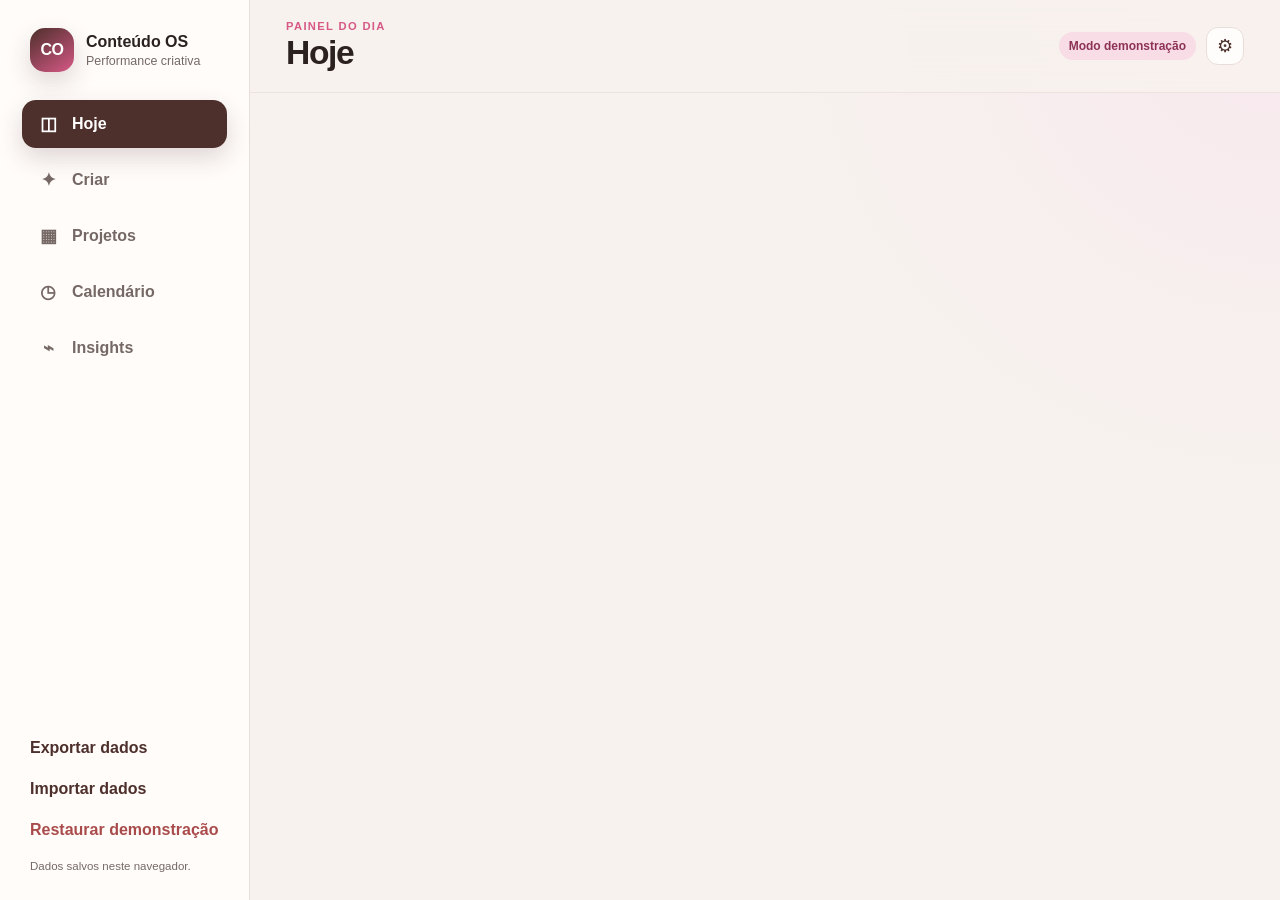
<file: index(2) (1).html>
<!doctype html>
<html lang="pt-BR">
<head>
  <meta charset="utf-8" />
  <meta name="viewport" content="width=device-width, initial-scale=1, viewport-fit=cover" />
  <meta name="theme-color" content="#4d2f2b" />
  <meta name="description" content="Conteúdo OS — organização profissional e criação de roteiros UGC." />
  <title>Conteúdo OS</title>
  <style>
:root {
  --bg: #f7f2ee;
  --surface: #fffdfb;
  --surface-2: #f2e6e2;
  --ink: #2b2220;
  --muted: #766965;
  --line: #e8ddd8;
  --brown: #4d2f2b;
  --brown-2: #6a413b;
  --pink: #d65986;
  --pink-soft: #f8dce6;
  --cream: #fff4e9;
  --green: #5d7c65;
  --amber: #a36a2b;
  --red: #aa4b4b;
  --shadow: 0 18px 50px rgba(77, 47, 43, .08);
  --radius: 22px;
}
* { box-sizing: border-box; }
html { min-height: 100%; background: var(--bg); }
body { margin: 0; min-height: 100vh; color: var(--ink); background: radial-gradient(circle at top right, #f8e8ee 0, transparent 32%), var(--bg); font-family: Inter, ui-sans-serif, -apple-system, BlinkMacSystemFont, "Segoe UI", sans-serif; }
button, input, select, textarea { font: inherit; }
button { cursor: pointer; }
.app-shell { min-height: 100vh; display: grid; grid-template-columns: 250px minmax(0, 1fr); }
.sidebar { position: sticky; top: 0; height: 100vh; padding: 28px 22px; background: rgba(255,253,251,.92); border-right: 1px solid var(--line); backdrop-filter: blur(18px); display: flex; flex-direction: column; z-index: 20; }
.brand { display: flex; gap: 12px; align-items: center; padding: 0 8px 28px; }
.brand-mark { width: 44px; height: 44px; border-radius: 15px; display: grid; place-items: center; background: linear-gradient(145deg, var(--brown), var(--pink)); color: white; font-weight: 800; letter-spacing: -.03em; box-shadow: 0 10px 25px rgba(77,47,43,.18); }
.brand strong, .brand span { display: block; }
.brand strong { font-size: 1rem; }
.brand span { margin-top: 3px; color: var(--muted); font-size: .78rem; }
.side-nav { display: grid; gap: 8px; }
.nav-item { width: 100%; border: 0; border-radius: 14px; padding: 13px 14px; text-align: left; background: transparent; color: var(--muted); display: flex; align-items: center; gap: 12px; font-weight: 650; transition: .18s ease; }
.nav-item span { width: 24px; text-align: center; font-size: 1.15rem; }
.nav-item:hover { background: #f5ece8; color: var(--brown); }
.nav-item.active { background: var(--brown); color: white; box-shadow: 0 10px 25px rgba(77,47,43,.18); }
.sidebar-footer { margin-top: auto; display: grid; gap: 5px; }
.sidebar-footer p { color: var(--muted); font-size: .72rem; padding: 7px 8px 0; margin: 0; }
.quiet-button { border: 0; background: transparent; color: var(--brown); padding: 9px 8px; text-align: left; font-weight: 650; border-radius: 10px; }
.quiet-button:hover { background: #f5ece8; }
.danger-text { color: var(--red); }
.main-area { min-width: 0; }
.topbar { position: sticky; top: 0; z-index: 15; min-height: 92px; padding: 20px 36px; border-bottom: 1px solid rgba(232,221,216,.75); background: rgba(247,242,238,.88); backdrop-filter: blur(18px); display: flex; align-items: center; justify-content: space-between; }
.topbar h1 { margin: 2px 0 0; font-size: clamp(1.65rem, 3vw, 2.1rem); letter-spacing: -.04em; }
.eyebrow { margin: 0; color: var(--pink); font-size: .7rem; letter-spacing: .12em; font-weight: 800; }
.top-actions { display: flex; align-items: center; gap: 10px; }
.mode-badge, .soft-badge { display: inline-flex; align-items: center; min-height: 28px; padding: 5px 10px; border-radius: 999px; background: var(--pink-soft); color: #8d3255; font-size: .75rem; font-weight: 750; }
.icon-button { width: 38px; height: 38px; border-radius: 12px; border: 1px solid var(--line); background: var(--surface); color: var(--brown); display: grid; place-items: center; font-size: 1.1rem; }
.mobile-menu { display: none; }
.page-content { padding: 30px 36px 60px; display: grid; gap: 22px; max-width: 1580px; margin: 0 auto; }
.hero-panel { border-radius: 28px; padding: 28px 30px; background: linear-gradient(135deg, var(--brown) 0%, #684039 68%, #89505d 100%); color: white; display: flex; justify-content: space-between; align-items: center; gap: 24px; box-shadow: var(--shadow); overflow: hidden; position: relative; }
.hero-panel::after { content: ""; position: absolute; width: 220px; height: 220px; right: -80px; top: -100px; border-radius: 50%; background: rgba(255,255,255,.08); pointer-events: none; }
.hero-panel > * { position: relative; z-index: 1; }
.hero-panel h2 { margin: 6px 0 8px; font-size: clamp(1.5rem, 3vw, 2.25rem); letter-spacing: -.04em; max-width: 760px; }
.hero-panel p:not(.eyebrow) { margin: 0; color: rgba(255,255,255,.78); max-width: 760px; }
.hero-panel .eyebrow { color: #ffc3d8; }
.hero-actions { display: flex; gap: 10px; flex-wrap: wrap; z-index: 2; }
.primary-button, .secondary-button { border-radius: 13px; padding: 12px 17px; font-weight: 800; border: 1px solid transparent; transition: .18s ease; white-space: nowrap; }
.primary-button { background: var(--pink); color: white; box-shadow: 0 8px 22px rgba(214,89,134,.26); }
.primary-button:hover { transform: translateY(-1px); background: #c94c79; }
.secondary-button { background: var(--surface); color: var(--brown); border-color: var(--line); }
.hero-panel .secondary-button { background: rgba(255,255,255,.12); color: white; border-color: rgba(255,255,255,.25); backdrop-filter: blur(10px); }
.stats-grid { display: grid; grid-template-columns: repeat(4, minmax(0,1fr)); gap: 15px; }
.stat-card { background: var(--surface); border: 1px solid var(--line); border-radius: 18px; padding: 19px; box-shadow: 0 10px 30px rgba(77,47,43,.04); }
.stat-card span { color: var(--muted); font-size: .78rem; }
.stat-card strong { display: block; margin-top: 7px; font-size: 1.65rem; letter-spacing: -.04em; }
.stat-card small { color: var(--muted); }
.content-grid { display: grid; gap: 18px; }
.content-grid.two-thirds { grid-template-columns: minmax(0, 2fr) minmax(280px, 1fr); }
.card { background: rgba(255,253,251,.96); border: 1px solid var(--line); border-radius: var(--radius); padding: 23px; box-shadow: var(--shadow); min-width: 0; }
.warm-card { background: linear-gradient(180deg, #fffaf6, #fbefe9); }
.section-heading { display: flex; justify-content: space-between; align-items: center; gap: 15px; margin-bottom: 18px; }
.section-heading.compact { align-items: flex-start; }
.section-heading h3 { margin: 5px 0 0; font-size: 1.18rem; letter-spacing: -.02em; }
.empty-state { padding: 26px; text-align: center; color: var(--muted); border: 1px dashed var(--line); border-radius: 18px; }
.empty-state.large { min-height: 360px; display: grid; align-content: center; justify-items: center; }
.empty-icon { width: 58px; height: 58px; border-radius: 18px; display: grid; place-items: center; background: var(--pink-soft); color: var(--pink); font-size: 1.7rem; margin-bottom: 12px; }
.plan-block { border: 1px solid var(--line); border-radius: 17px; padding: 16px; display: grid; grid-template-columns: auto 1fr auto; gap: 13px; align-items: start; margin-top: 11px; background: #fff; }
.plan-block.main { border-color: #e9b5c8; background: linear-gradient(120deg, #fff 0, #fff5f8 100%); }
.plan-rank { width: 36px; height: 36px; border-radius: 11px; display: grid; place-items: center; background: var(--surface-2); color: var(--brown); font-weight: 900; }
.plan-block.main .plan-rank { background: var(--pink); color: white; }
.plan-content strong { display: block; margin-bottom: 5px; }
.meta-row { display: flex; gap: 7px; flex-wrap: wrap; align-items: center; color: var(--muted); font-size: .75rem; }
.chip { display: inline-flex; align-items: center; border-radius: 999px; padding: 4px 8px; background: #f5ece8; color: var(--brown); font-size: .72rem; font-weight: 700; }
.score-chip { background: #fff2d8; color: #86570f; }
.complete-button { border: 0; background: #edf4ee; color: var(--green); border-radius: 10px; padding: 8px 10px; font-weight: 800; }
.task-row { display: grid; grid-template-columns: auto 1fr auto; gap: 12px; align-items: center; padding: 14px 3px; border-bottom: 1px solid var(--line); }
.task-row:last-child { border-bottom: 0; }
.task-check { width: 22px; height: 22px; accent-color: var(--pink); }
.task-row.completed .task-title { text-decoration: line-through; color: var(--muted); }
.task-title { font-weight: 720; margin-bottom: 4px; }
.task-actions { display: flex; gap: 6px; }
.mini-button { border: 1px solid var(--line); background: var(--surface); color: var(--brown); border-radius: 9px; padding: 6px 8px; }
.deadline-item { display: flex; justify-content: space-between; gap: 12px; padding: 13px 0; border-bottom: 1px solid rgba(232,221,216,.8); }
.deadline-item:last-child { border: 0; }
.deadline-item strong { display: block; font-size: .9rem; }
.deadline-item span { color: var(--muted); font-size: .75rem; }
.deadline-date { font-weight: 800; color: var(--pink) !important; text-align: right; }
.compact-select { border: 1px solid var(--line); border-radius: 10px; background: var(--surface); color: var(--ink); padding: 8px 10px; }
.create-layout { display: grid; grid-template-columns: minmax(0, 1.15fr) minmax(380px, .85fr); gap: 18px; align-items: start; }
.briefing-form { min-width: 0; }
.form-section { padding: 18px 0; border-top: 1px solid var(--line); }
.form-section:first-of-type { border-top: 0; padding-top: 0; }
.form-section h4 { margin: 0 0 13px; color: var(--brown); }
.form-grid { display: grid; grid-template-columns: repeat(2, minmax(0,1fr)); gap: 13px; }
label { display: grid; gap: 7px; color: var(--brown); font-size: .78rem; font-weight: 760; }
label.span-2 { grid-column: span 2; }
input, select, textarea { width: 100%; border: 1px solid var(--line); background: #fff; color: var(--ink); border-radius: 11px; padding: 11px 12px; outline: none; transition: .16s ease; }
input:focus, select:focus, textarea:focus { border-color: #d686a4; box-shadow: 0 0 0 3px rgba(214,89,134,.12); }
textarea { resize: vertical; }
.checkbox-label { display: flex; align-items: center; grid-template-columns: auto 1fr; }
.checkbox-label input { width: auto; }
.form-actions { display: flex; justify-content: flex-end; gap: 10px; align-items: center; margin-top: 18px; }
.script-preview { position: sticky; top: 116px; max-height: calc(100vh - 140px); overflow: auto; }
.script-header { padding-bottom: 15px; border-bottom: 1px solid var(--line); }
.script-header h3 { margin: 6px 0; font-size: 1.45rem; }
.script-section { padding: 16px 0; border-bottom: 1px solid var(--line); }
.script-section:last-child { border-bottom: 0; }
.script-section h4 { margin: 0 0 10px; color: var(--brown); }
.hook-option { width: 100%; border: 1px solid var(--line); border-radius: 13px; background: #fff; padding: 12px; text-align: left; margin-bottom: 8px; color: var(--ink); }
.hook-option.selected { border-color: var(--pink); background: #fff5f8; box-shadow: 0 0 0 2px rgba(214,89,134,.1); }
.scene-card { border: 1px solid var(--line); border-radius: 14px; padding: 13px; margin-bottom: 10px; background: #fff; }
.scene-head { display: flex; justify-content: space-between; gap: 10px; margin-bottom: 8px; }
.scene-head strong { color: var(--brown); }
.scene-head span { color: var(--pink); font-weight: 800; font-size: .75rem; }
.scene-card p { margin: 6px 0; font-size: .87rem; line-height: 1.5; }
.scene-detail { color: var(--muted); }
.copy-row { display: flex; justify-content: space-between; gap: 10px; align-items: flex-start; border: 1px solid var(--line); border-radius: 13px; padding: 12px; margin-top: 8px; background: #fff; }
.copy-row p { margin: 0; font-size: .86rem; line-height: 1.5; }
.history-item { display: flex; justify-content: space-between; align-items: center; gap: 15px; padding: 14px 0; border-bottom: 1px solid var(--line); }
.history-item:last-child { border: 0; }
.filter-row { display: flex; gap: 8px; flex-wrap: wrap; }
.filter-button { border: 1px solid var(--line); background: var(--surface); color: var(--muted); border-radius: 999px; padding: 8px 12px; font-weight: 720; }
.filter-button.active { background: var(--brown); color: white; border-color: var(--brown); }
.project-board { display: grid; grid-template-columns: repeat(3, minmax(0, 1fr)); gap: 16px; align-items: start; }
.project-column { border: 1px solid var(--line); border-radius: 20px; background: rgba(255,253,251,.72); padding: 14px; min-height: 260px; }
.project-column-head { display: flex; justify-content: space-between; align-items: center; padding: 4px 4px 12px; }
.project-column-head h3 { margin: 0; font-size: 1rem; }
.project-count { width: 28px; height: 28px; border-radius: 10px; display: grid; place-items: center; background: var(--surface-2); color: var(--brown); font-weight: 800; }
.project-card { background: #fff; border: 1px solid var(--line); border-radius: 15px; padding: 14px; margin-bottom: 10px; box-shadow: 0 8px 22px rgba(77,47,43,.05); }
.project-card h4 { margin: 8px 0 7px; }
.project-card-footer { display: flex; justify-content: space-between; align-items: center; margin-top: 13px; }
.priority-dot { width: 10px; height: 10px; border-radius: 50%; display: inline-block; margin-right: 6px; }
.priority-1 { background: var(--red); }.priority-2 { background: var(--amber); }.priority-3 { background: var(--green); }
.calendar-toolbar { display: flex; justify-content: center; align-items: center; gap: 16px; margin-bottom: 18px; }
.calendar-toolbar h3 { min-width: 190px; text-align: center; text-transform: capitalize; }
.calendar-grid { display: grid; grid-template-columns: repeat(7, minmax(0,1fr)); gap: 8px; }
.calendar-grid.weekdays { color: var(--muted); font-size: .74rem; font-weight: 800; text-align: center; margin-bottom: 8px; }
.calendar-day { min-height: 118px; border: 1px solid var(--line); border-radius: 14px; padding: 9px; background: #fff; overflow: hidden; }
.calendar-day.outside { opacity: .42; }
.calendar-day.today { border-color: var(--pink); box-shadow: inset 0 0 0 1px var(--pink); }
.day-number { font-weight: 800; color: var(--brown); }
.calendar-event { display: block; margin-top: 6px; border-radius: 7px; padding: 4px 6px; background: #f5ece8; color: var(--brown); font-size: .66rem; overflow: hidden; text-overflow: ellipsis; white-space: nowrap; }
.calendar-event.high { background: #fde8e8; color: #8e3838; }
.metrics-table { width: 100%; border-collapse: collapse; }
.metrics-table th, .metrics-table td { padding: 11px 8px; border-bottom: 1px solid var(--line); text-align: left; font-size: .78rem; }
.metrics-table th { color: var(--muted); font-size: .7rem; text-transform: uppercase; letter-spacing: .06em; }
.recommendation { border: 1px solid var(--line); border-radius: 14px; padding: 13px; margin-bottom: 10px; background: rgba(255,255,255,.66); }
.recommendation strong { display: block; margin-bottom: 5px; }
.recommendation p { margin: 0; color: var(--muted); font-size: .82rem; line-height: 1.45; }
.modal-backdrop { position: fixed; inset: 0; z-index: 100; display: grid; place-items: center; padding: 18px; background: rgba(43,34,32,.5); backdrop-filter: blur(8px); }
.modal-card { width: min(700px, 100%); max-height: 92vh; overflow: auto; border-radius: 24px; background: var(--surface); border: 1px solid rgba(255,255,255,.65); padding: 22px; box-shadow: 0 30px 90px rgba(43,34,32,.25); }
.modal-header { display: flex; justify-content: space-between; align-items: flex-start; margin-bottom: 20px; }
.modal-header h3 { margin: 5px 0 0; font-size: 1.35rem; }
.toast { position: fixed; z-index: 200; left: 50%; bottom: 25px; transform: translate(-50%, 20px); opacity: 0; pointer-events: none; background: var(--brown); color: white; border-radius: 12px; padding: 11px 16px; font-weight: 720; box-shadow: 0 16px 45px rgba(43,34,32,.25); transition: .25s ease; }
.toast.show { transform: translate(-50%, 0); opacity: 1; }
.settings-choice { display: grid; gap: 10px; margin-bottom: 15px; }
.radio-card { grid-template-columns: auto 1fr; display: grid; align-items: start; gap: 11px; padding: 14px; border: 1px solid var(--line); border-radius: 14px; background: #fff; }
.radio-card input { width: auto; margin-top: 3px; }
.radio-card strong, .radio-card span { display: block; }
.radio-card span { color: var(--muted); margin-top: 4px; font-weight: 500; }
.helper-text { color: var(--muted); font-size: .76rem; }
.loading-state { display: grid; min-height: 340px; align-content: center; justify-items: center; text-align: center; color: var(--muted); }
.spinner { width: 42px; height: 42px; border-radius: 50%; border: 4px solid var(--pink-soft); border-top-color: var(--pink); animation: spin .8s linear infinite; margin-bottom: 14px; }
@keyframes spin { to { transform: rotate(360deg); } }
@media (max-width: 1180px) {
  .create-layout { grid-template-columns: 1fr; }
  .script-preview { position: static; max-height: none; }
  .project-board { grid-template-columns: repeat(2, minmax(0,1fr)); }
}
@media (max-width: 900px) {
  .app-shell { grid-template-columns: 1fr; }
  .sidebar { position: fixed; left: -280px; width: 260px; box-shadow: 20px 0 50px rgba(43,34,32,.15); transition: .22s ease; }
  .sidebar.open { left: 0; }
  .mobile-menu { display: grid; width: 38px; height: 38px; place-items: center; border: 1px solid var(--line); border-radius: 11px; background: var(--surface); margin-right: 12px; }
  .topbar { justify-content: flex-start; padding: 17px 20px; }
  .top-actions { margin-left: auto; }
  .page-content { padding: 22px 20px 50px; }
  .content-grid.two-thirds { grid-template-columns: 1fr; }
  .stats-grid { grid-template-columns: repeat(2, minmax(0,1fr)); }
}
@media (max-width: 620px) {
  .mode-badge { display: none; }
  .hero-panel { align-items: flex-start; flex-direction: column; padding: 23px; }
  .hero-actions { width: 100%; }
  .hero-actions button, .hero-panel > .primary-button { width: 100%; }
  .stats-grid { grid-template-columns: 1fr 1fr; gap: 10px; }
  .stat-card { padding: 15px; }
  .form-grid { grid-template-columns: 1fr; }
  label.span-2 { grid-column: span 1; }
  .form-actions { flex-direction: column-reverse; }
  .form-actions button { width: 100%; text-align: center; }
  .project-board { grid-template-columns: 1fr; }
  .calendar-card { padding: 12px; overflow-x: auto; }
  .calendar-grid { min-width: 680px; }
  .metrics-table { min-width: 660px; }
  #metricsTable { overflow-x: auto; }
  .topbar h1 { font-size: 1.45rem; }
  .page-content { padding-left: 13px; padding-right: 13px; }
  .card { padding: 17px; border-radius: 18px; }
  .task-row { grid-template-columns: auto 1fr; }
  .task-actions { grid-column: 2; }
}

/* Estúdio UGC 3.0 */
.section-help { margin: -4px 0 14px; color: var(--muted); font-size: .84rem; line-height: 1.55; }
.choice-field { border: 1px solid var(--line); border-radius: 14px; padding: 12px; background: #fff; display: flex; flex-wrap: wrap; gap: 10px 18px; }
.choice-field legend { padding: 0 6px; color: var(--brown); font-size: .78rem; font-weight: 800; }
.choice-field .checkbox-label { min-width: 145px; font-weight: 650; color: var(--ink); }
.reference-note { margin-top: 14px; border-left: 4px solid var(--pink); background: #fff6f8; border-radius: 12px; padding: 13px 14px; }
.reference-note strong { color: var(--brown); }
.reference-note p { margin: 5px 0 0; font-size: .84rem; color: var(--muted); line-height: 1.5; }
.analysis-bar { display: flex; align-items: center; gap: 12px; flex-wrap: wrap; margin-top: 14px; }
.analysis-bar span { color: var(--muted); font-size: .8rem; }
.analysis-result { margin-top: 12px; border: 1px solid var(--line); border-radius: 14px; background: #fff; padding: 13px; }
.analysis-result.success { border-color: #b8d7ca; background: #f2fbf6; }
.analysis-result p { margin: 6px 0; line-height: 1.5; font-size: .84rem; }
.analysis-result ul { margin: 8px 0 0; padding-left: 20px; }
.analysis-result li { margin: 6px 0; font-size: .84rem; line-height: 1.45; }
.brand-asset-preview { margin-top: 12px; }
.brand-thumbs { display: grid; grid-template-columns: repeat(auto-fit, minmax(110px, 1fr)); gap: 10px; }
.brand-thumb { margin: 0; border: 1px solid var(--line); border-radius: 12px; overflow: hidden; background: #fff; }
.brand-thumb img { width: 100%; height: 110px; object-fit: cover; display: block; }
.brand-thumb figcaption { padding: 7px 8px; font-size: .68rem; color: var(--muted); overflow: hidden; text-overflow: ellipsis; white-space: nowrap; }
.palette-row { display: flex; gap: 8px; flex-wrap: wrap; margin-top: 10px; }
.color-swatch { display: inline-flex; align-items: center; gap: 6px; border: 1px solid var(--line); background: #fff; border-radius: 999px; padding: 5px 8px; font-size: .68rem; color: var(--muted); }
.color-swatch i { width: 18px; height: 18px; border-radius: 50%; background: var(--swatch); border: 1px solid rgba(0,0,0,.12); }
.hook-option { cursor: pointer; }
.hook-main { margin: 10px 0 8px !important; font-size: .92rem !important; line-height: 1.5 !important; color: var(--ink); }
.hook-score { margin-left: auto; font-weight: 850; font-size: .72rem; color: var(--pink); }
.idea-card { border: 1px solid var(--line); border-radius: 13px; background: #fff; padding: 12px; margin-bottom: 9px; }
.idea-card strong { color: var(--brown); }
.idea-card p { margin: 7px 0 0; font-size: .84rem; line-height: 1.48; }
.duration-box { border: 1px solid var(--line); border-radius: 13px; padding: 12px; background: #fff; }
.duration-box.success { border-color: #b8d7ca; background: #f2fbf6; }
.duration-box.warning { border-color: #ead0a4; background: #fff9ef; }
.duration-box p { margin: 6px 0 0; font-size: .82rem; line-height: 1.45; }
.quality-grid { display: grid; gap: 7px; margin-bottom: 12px; }
.quality-item { display: flex; align-items: center; gap: 8px; padding: 8px 10px; border-radius: 10px; font-size: .8rem; }
.quality-item.passed { background: #f2fbf6; color: #315f4a; }
.quality-item.failed { background: #fff4f2; color: #8f3f34; }
.quality-item span { width: 21px; height: 21px; display: grid; place-items: center; border-radius: 50%; background: rgba(255,255,255,.75); font-weight: 900; }

@media (max-width: 760px) {
  .choice-field { display: grid; grid-template-columns: 1fr 1fr; }
  .choice-field .checkbox-label { min-width: 0; }
  .brand-thumbs { grid-template-columns: repeat(2, 1fr); }
}

/* Estúdio UGC prático 4.0 */
.practical-hero h2 { max-width: 720px; }
.practical-create-layout { grid-template-columns: minmax(420px, .82fr) minmax(520px, 1.18fr); }
.compact-briefing .section-heading { margin-bottom: 8px; }
.compact-briefing .form-section.no-border { padding-top: 8px; border-top: 0; }
.optional-panel { border: 1px solid var(--line); border-radius: 15px; background: #fff; margin-top: 13px; overflow: hidden; }
.optional-panel summary { cursor: pointer; list-style: none; padding: 14px 15px; color: var(--brown); font-weight: 800; display: flex; align-items: center; justify-content: space-between; }
.optional-panel summary::-webkit-details-marker { display: none; }
.optional-panel summary::after { content: "+"; width: 25px; height: 25px; display: grid; place-items: center; border-radius: 8px; background: var(--surface-2); }
.optional-panel[open] summary::after { content: "−"; }
.optional-panel summary span { margin-left: auto; margin-right: 10px; color: var(--muted); font-size: .7rem; font-weight: 650; }
.optional-panel-content { padding: 15px; border-top: 1px solid var(--line); }
.practical-actions { padding-top: 4px; }
.practical-preview { max-height: calc(100vh - 120px); padding: 20px; }
.practical-script-header { display: flex; justify-content: space-between; align-items: flex-start; gap: 16px; }
.practical-script-header h3 { margin-bottom: 8px; }
.practical-section { padding: 20px 0; border-bottom: 1px solid var(--line); }
.practical-section:last-of-type { border-bottom: 0; }
.practical-section-title { display: flex; justify-content: space-between; align-items: flex-start; gap: 14px; margin-bottom: 14px; }
.practical-section-title > div { display: flex; gap: 11px; align-items: flex-start; }
.practical-section-title h4 { margin: 1px 0 3px; color: var(--brown); font-size: 1.02rem; }
.practical-section-title p { margin: 0; color: var(--muted); font-size: .78rem; line-height: 1.4; }
.step-number { flex: 0 0 30px; width: 30px; height: 30px; display: grid; place-items: center; border-radius: 10px; background: var(--brown); color: white; font-weight: 900; }
.selected-confirmation { border-radius: 999px; background: #edf7ef; color: var(--green); padding: 6px 9px; font-size: .7rem; font-weight: 850; white-space: nowrap; }
.hook-choice-grid { display: grid; gap: 9px; }
.hook-choice { width: 100%; border: 1px solid var(--line); border-radius: 15px; padding: 13px; background: #fff; color: var(--ink); text-align: left; transition: .16s ease; }
.hook-choice:hover { border-color: #d9a1b6; transform: translateY(-1px); }
.hook-choice.selected { border: 2px solid var(--pink); padding: 12px; background: #fff5f8; box-shadow: 0 0 0 3px rgba(214,89,134,.08); }
.hook-choice-top { display: flex; align-items: center; gap: 7px; margin-bottom: 9px; }
.hook-letter { width: 30px; height: 30px; border-radius: 9px; display: grid; place-items: center; background: var(--brown); color: white; font-weight: 900; }
.hook-choice.selected .hook-letter { background: var(--pink); }
.selected-label { margin-left: auto; color: var(--pink); font-size: .65rem; font-weight: 900; letter-spacing: .08em; }
.hook-choice strong { display: block; line-height: 1.45; font-size: .91rem; }
.hook-choice small { display: block; color: var(--muted); margin-top: 7px; line-height: 1.4; }
.practical-scenes { display: grid; gap: 12px; }
.practical-scene-card { border: 1px solid var(--line); border-radius: 17px; padding: 15px; background: #fff; box-shadow: 0 8px 24px rgba(77,47,43,.04); }
.practical-scene-card.active-hook-scene { border-color: #e5a3bb; background: linear-gradient(135deg,#fff 0,#fff7fa 100%); }
.practical-scene-card header { display: flex; justify-content: space-between; align-items: flex-start; gap: 12px; padding-bottom: 10px; border-bottom: 1px solid var(--line); }
.practical-scene-card header span { color: var(--pink); font-size: .68rem; font-weight: 900; letter-spacing: .08em; }
.practical-scene-card header h5 { margin: 2px 0 0; color: var(--brown); font-size: 1rem; }
.practical-scene-card header > strong { font-size: .72rem; color: var(--muted); }
.scene-practical-block { margin-top: 13px; }
.scene-practical-block > span, .scene-practical-row > span, .delivery-card > span { display: block; color: var(--pink); font-size: .66rem; font-weight: 900; letter-spacing: .09em; margin-bottom: 5px; }
.speak-block p { margin: 0; font-size: 1.02rem; line-height: 1.5; font-weight: 690; color: var(--brown); }
.record-steps { margin: 6px 0 0; padding-left: 23px; }
.record-steps li { margin: 7px 0; padding-left: 3px; color: var(--ink); font-size: .85rem; line-height: 1.48; }
.scene-practical-row { margin-top: 12px; border-radius: 11px; background: #f8f3f0; padding: 10px 11px; }
.scene-practical-row strong, .scene-practical-row p { margin: 0; font-size: .82rem; line-height: 1.45; }
.subtle-row { background: #fbf8f6; color: var(--muted); }
.practical-delivery-grid { display: grid; grid-template-columns: 1fr 1fr; gap: 10px; }
.delivery-card { border: 1px solid var(--line); border-radius: 14px; background: #fff; padding: 13px; }
.delivery-card .copy-row { border: 0; padding: 0; margin: 0; }
.delivery-card strong { display: block; color: var(--brown); margin-bottom: 6px; }
.delivery-card p { margin: 0; color: var(--muted); font-size: .8rem; line-height: 1.45; }
.internal-details { margin-top: 16px; border: 1px dashed var(--line); border-radius: 13px; background: #fbf8f6; }
.internal-details summary { cursor: pointer; padding: 12px 13px; color: var(--muted); font-size: .75rem; font-weight: 750; }
.internal-details-content { padding: 0 13px 13px; color: var(--muted); font-size: .78rem; line-height: 1.45; }
.internal-details-content p { margin: 7px 0; }
.practical-result-actions { position: sticky; bottom: -20px; margin: 14px -20px -20px; padding: 14px 20px; background: rgba(255,253,251,.96); border-top: 1px solid var(--line); backdrop-filter: blur(10px); }

@media (max-width: 1280px) {
  .practical-create-layout { grid-template-columns: 1fr; }
  .practical-preview { position: static; max-height: none; }
}
@media (max-width: 620px) {
  .practical-delivery-grid { grid-template-columns: 1fr; }
  .practical-section-title { flex-direction: column; }
  .selected-confirmation { align-self: flex-start; }
  .practical-script-header { flex-direction: column; }
}

  </style>
  <script>
(function(root,factory){
  const data=factory();
  if(typeof module==='object'&&module.exports) module.exports=data;
  else root.UGCLibrary=data;
})(typeof globalThis!=='undefined'?globalThis:this,function(){
  'use strict';
  return {
  "version": "4.0",
  "sourceSummary": {
    "audioHookCount": 404,
    "visualCategoryCount": 12,
    "ctaCount": 86,
    "formatCount": 23
  },
  "audioHooks": {
    "Ganchos De Curiosidade": [
      "Esse produto é muito subestimado no (nicho) _____",
      "\\*como eu não conhecia essa linha antes…",
      "Um produto que uso todos os dias sem falhar é _____",
      "Minha atual descoberta ______ favorita é esse _____",
      "Vocês vão me odiar quando eu contar isso, mas _____",
      "Você precisa de _____ se for ______ como eu",
      "Eu nunca saio de casa sem ____",
      "4 erros que você está cometendo com ____",
      "Este ____ não tinha o direito de ser tão bom",
      "Eu nunca mais vou ouvir vocês, garotas TikTok",
      "O que a indústria de _____ não quer que você saiba",
      "Odeio dizer isso a você, mas…",
      "Quando você perceber que deveria ter começado a usar (produto), já vai ser tarde demais",
      "Abandonei ____ quando descobri sobre ____",
      "Fiquei com tanto medo de ser enganado com esta compra, mas me arrisquei e posso confirmar 100% que vale a pena",
      "Principais descobertas das minhas compras online:",
      "Quando você AMA se sentir x, mas não tem tempo para x",
      "(Produto) que me fez apaixonar por (nicho) novamente",
      "____ mudou minha vida",
      "Experimente este hack para obter “resultado”",
      "Esta única dica vai mudar sua vida",
      "Nunca mais fico sem ____ durante o____",
      "O jeito mais fácil e prático de ____",
      "Só queria que tivessem me contado isso antes____",
      "Meu ____nunca mais foi o mesmo depois disso aqui",
      "Você não vai acreditar no que eu descobri sobre____",
      "Eu não deveria estar te contando isso____",
      "Só algumas pessoas sabem disso____",
      "Muitas pessoas discordam de mim quando falo isso____",
      "As pessoas vão me odiar por falar isso____",
      "Eles não querem que você saiba disso____",
      "A melhor compra que eu fiz esse ano foi sem dúvidas____",
      "A melhor compra que eu fiz para ____ foi",
      "A melhor compra que no meu ____ foi",
      "Encontrei o ____ perfeito e posso provar",
      "O segredo que ninguém te contou sobre _______",
      "Quer saber como consegui _______?",
      "Este ______ vai surpreender você tanto quanto me surpreendeu",
      "Descubra o que está prestes a acontecer com _______",
      "O que você verá aqui o deixará em estado de choque",
      "Você não vai acreditar no que aconteceu depois de usar _______",
      "Quer ver algo incrível? Este produto ______",
      "Este truque vai deixar você sem palavras ______",
      "Você não vai acreditar no que aconteceu comigo com _______!",
      "(Sim) Quer saber como minha vida mudou com_____?",
      "(Sim) Existe um _______ e eu estou completamente apaixonada",
      "______ é a resposta que você procurava",
      "Este produto ainda não está à venda... pronto para vê-lo?",
      "Você quer saber o que torna _______ único?",
      "Você consegue imaginar como seria (exemplo de vida, cabelo.. perfeito)? Bem, com ____",
      "A espera por um ______ (mágico, perfeito) acabou",
      "Se você quer saber como consegui ______ vou te mostrar",
      "Foi assim que minha vida melhorou quando conheci o…..",
      "Por que ninguém está falando sobre ______?",
      "Por que ninguém está falando sobre isso aqui?",
      "Se você quer conhecer o …… mais vendido de _____",
      "Este produto está sempre esgotado",
      "A busca pelo ______ perfeito acabou",
      "Não consigo mais viver sem esse _____",
      "Meu segredo para melhorar ______",
      "Isso é o que os clientes adoram em ______",
      "Isso vai te deixar sem palavras",
      "Este produto é um viral no",
      "Esta pequena mudança de ____ fez uma grande diferença",
      "A coisa mais especial deste lugar é ____",
      "Também fiquei curioso sobre _____ então vamos experimentar",
      "A história desta marca me surpreendeu",
      "Economizei 3 meses para _____ e valeu a pena",
      "Isso vai te emocionar tanto quanto me emocionou",
      "É por isso que minha visão sobre _____ mudou",
      "Isto é o que acontece quando _____",
      "É por isso que você precisa de _____",
      "Usar _____ é o melhor conselho que já recebi",
      "A maneira mais fácil de ______",
      "Como fiz _____ com ______",
      "Como _____ da maneira mais rápida",
      "A verdade sobre ______",
      "Se você quer ter o melhor ______ vem que eu te conto",
      "Eu não ia compartilhar isso, mas _____",
      "3 coisas que ninguém te conta sobre _____",
      "Prepare-se para ver passar deste ____ para este _____",
      "Achei um ____",
      "Vou te contar como ____",
      "É por isso que eu ____",
      "Isso estava acabando com ____",
      "O segredo para ____",
      "Como multipliquei meus resultados com ____",
      "O que nunca te contaram sobre ____",
      "Como conquistar o ____ sem precisar ____",
      "O segredo por trás de ____",
      "Você tem dificuldades com ____? Então assista isso!",
      "Prepare-se para se surpreender com…",
      "Descubra o ____ que a (pessoa famosa ou referência) usa",
      "Esse é o ____ que a (pessoa famosa ou referência) não fica sem",
      "Meu (estilo) foi de disso para isso",
      "Como meu _____ foi disso, para isso",
      "Você é _____? então isso é para você",
      "Desde que me mostraram esse produto não há como voltar atrás",
      "Tá na hora de _____",
      "Chegou a hora de _____",
      "Esse foi o melhor _____ que eu já fiz",
      "Essa _____ nunca vai te deixar na mão e eu posso provar",
      "Encontrei a _____ mais _____ da internet",
      "Definitivamente viciada em _____",
      "O que era bom, ficou ainda melhor",
      "Transformei o _____ com 1 produto só",
      "Comprei o _____ viral que as maiores influenciadoras usam",
      "Essa loja fez o maior sucesso lá na rede vizinha",
      "Eu não tinha noção de como _____ poderiam transformar tanto a minha _____",
      "Meu maior acerto na _____ foi escolher _____",
      "Quer comprar _____ pagando pouco?",
      "O segredo para comprar _____ com _____ de desconto",
      "A melhor oportunidade para _____ começou",
      "Achadinhos para a minha _____ nessa Black Friday",
      "Alguém aí vai _____ ? em breve",
      "A maioria das _____ não conhecem essa _____ que é Best Seller na _____",
      "Se alguém me perguntasse em qual _____ investir em com certeza diria _____",
      "Ok, fazia um _____ parando a internet",
      "Eu queria que o atendente da _____ tivesse batido na minha porta e me avisado sobre a existência disso aqui"
    ],
    "Ganchos Que Não Parecem Vendas": [
      "Eu estou até com ciúmes desse produto viralizar mas vamos lá",
      "Que eu amo e uso o meu______ para tudo vocês já sabem mas para mim uma das melhores partes é essa…",
      "Esse ______ aqui está dando o que falar porque ele promete um ______e resolvi testar",
      "Já perdi as contas de quantas vezes isso aconteceu comigo e eu só queria que tivessem me apresentado o ______ antes",
      "Essa ______ fez o maior sucesso lá na rede vizinha e _____",
      "A ______ virou o xodó aqui de casa e vou te contar o porquê",
      "Dois produtos que obviamente comprei de novo",
      "A melhor compra que fiz em ____ e muito barata",
      "Sou só eu ou todo mundo também ama ______",
      "Eu não ia dizer que uso ____ mas é bom demais para não compartilhar",
      "Se você sofre de ____ então este _____ é para você amiga",
      "Tomei a melhor decisão usando ______ e aqui está o porquê",
      "Se eu pudesse ter apenas um produto de _____, seria este _____",
      "Lamento não ter comprado isso aqui antes",
      "O melhor presente para ______ (qualquer ocasião)",
      "Pare _______ e tente isso",
      "Coisas em meu ______ que fazem sentido",
      "Todos os meus amigos me perguntam ______",
      "Eu estava tentando isso e UAU _____",
      "Ouvi meus seguidores falando sobre isso e resolvi experimentar também",
      "Passei todo o meu tempo procurando por algo que pudesse (resolver um problema) e me deparei com ___",
      "Não posso deixar de ficar animado toda vez que uso isso",
      "Sinceramente, não tinha grandes expectativas, mas isso me surpreendeu demais",
      "Sabe aquela sensação de quando encontra algo que simplesmente ama?",
      "Cai no marketing da _____ e não me arrependo nem um pouco",
      "Não sei como vivi tanto tempo sem …….",
      "Eu estava procurando algo diferente e este se tornou meu produto favorito",
      "Não quero parecer exagerada, mas isso melhorou completamente minha rotina",
      "Depois de tantas tentativas de produtos, encontrei ouro",
      "Não é só o produto, é toda a experiência",
      "Encontrei isso na rede vizinha e decidi comprar",
      "Você já sabe que eu não minto e aqui está minha opinião sobre esse ____ viral",
      "O melhor disso tudo é que você nem percebe o quanto ____",
      "Não posso mais guardar esse segredo",
      "Venho facilitar a sua vida e por falar nisso de nada",
      "Ok, esse é o meu achado do século",
      "Aqui está meu truque para _____",
      "Não se preocupe, eu também não sabia disso até experimentar",
      "Puramente por acaso",
      "O _____ mais interessante de ______",
      "Você não tem noção de como este produto me faz sentir.",
      "Este produto e eu temos uma conexão literalmente especial.",
      "EU NÃO SABIA que este produto poderia me fazer ______",
      "Há alguns meses fiz isso graças a ______",
      "Há alguns meses experimentei este produto e agradeço a minha eu do passado",
      "Parei de fazer ____ e mudei para ____",
      "Você sabe como é raro encontrar _____?",
      "Não vou a lugares que não usem _____ desta marca",
      "Por que não faço _____ se não for com esta marca",
      "Por que você deve mudar seu _____ normal por um de ______",
      "Nunca faço esse tipo de vídeo mas tenho que recomendar isso para vocês agora",
      "Encontrei ouro... Não encontrei um … tão bom como dessa marca",
      "O ….. (pessoa famosa) pode vir e me dizer para usar outra marca de ____ e eu não farei isso",
      "Sou leal a tudo que esta marca lança e aqui está o porquê",
      "Dizem que os resultados não vêm facilmente, mas com ____ amanhã você os verá",
      "Por ser curioso, agora sou escravo de ____",
      "Todo mundo olha para mim quando ____ e é graças a ____",
      "Meus amigos e eu decidimos comprar _____ para nossa ……. e ____",
      "Eu realmente não gostei de _____ até tentar _____",
      "Achei que não gostava de ____, mas",
      "Em 30 segundos direi por que amo _____ porque estou com pressa",
      "Venho confessar que não uso mais ____ e mudei para ____",
      "Todo mundo está falando sobre produto viral e está perdendo ____",
      "Você sabe que sou fã de ___, então imagine minha empolgação quando descobri:",
      "Eu deveria me sentir culpado por essa obsessão, mas olha isso",
      "Você acredita em mim se eu disser que encontrei ____?",
      "Minha opinião polêmica sobre este famoso produto. \\[...]",
      "Compre tudo isso por R$___ ok? aqui a gente gosta de economizar você sabe",
      "É literalmente muito fácil conseguir ____ com ____",
      "Odeio pessoas que não compartilham seus produtos favoritos, aqui está o meu",
      "Fui para ___ com meu ___ e voltamos com tudo isso",
      "Review de tudo que comprei em ____ por R$____ reais",
      "Você já quis um atalho para ____? Tenho novidades para você",
      "Recebi ___ de ____ e você não sabe o que aconteceu comigo.",
      "Decidi ____ então comecei com ____ desta marca",
      "Você encontra aquelas pessoas que sempre ficam bem com _? É porque eles usam _",
      "Seu conjunto de ___ não está completo sem ___",
      "Achei que ia me arrepender dessa compra, mas zero",
      "Esta é a opção mais barata, mas de melhor qualidade, de ____",
      "Pare o que está fazendo e olhe esse resultado usando ____",
      "Não entendo como isso funciona, mas funciona",
      "Minha amiga, mãe sempre rouba isso do meu armário/bolsa",
      "Eu queria isso desde os ... anos",
      "Investi em ___ e só queria ter feito isso antes",
      "Estou em ____ e é o momento perfeito para recomendar ____",
      "Se você está vendo isso é porque sabe que eu sempre digo a verdade, então",
      "Tenho certeza de que todos nós já passamos por ____",
      "Minha opinião controversa sobre tópico popular é melhor escolher ___",
      "Não sei você, mas esse produto sempre me chamou a atenção",
      "Ninguém me pediu minha opinião sobre ___ mas",
      "Não achei que fosse verdade, mas esse produto me calou",
      "Às vezes, ver-se ___ pode mudar tudo e é por isso que uso ___",
      "Você se lembra do que aconteceu comigo __? Pois bem, já mudei de produto e",
      "As avaliações deste produto são tão boas e não pude deixar de comprar",
      "Eu sei que você também quer ter ___ foi isso que eu fiz",
      "Ninguém gosta de ___ eu mudei por isso",
      "Você precisa deste hack para ___",
      "Tudo o que você precisa saber sobre __",
      "Economize tempo/dinheiro com ___",
      "Hoje é minha semana ___ usando ___ e veja meus resultados",
      "Este é o melhor ___ e não acredite em mim, acredite em famosos",
      "Você vê como as celebridades têm ___ é porque usam ___",
      "Não posso ser o único procurando por ___",
      "Eu gostaria de saber ___ antes de arruinar meu ___",
      "Ter um ___ perfeito fazia parte da minha lista de desejos",
      "Fiquei traumatizado com esse vídeo, preciso disso agora",
      ". Aposto que você nunca tentou ___ ter ___",
      "Meu pior medo é ___",
      "Você já se perguntou como ___? É graças a ___",
      "Não acredito que isso funciona",
      "Não é por acaso que este produto é viral!",
      "É estupidamente fácil conseguir ___ com ___",
      "Para fazer ___ você tem que ser criativo, experimente este",
      "Garanto resultados como esses com ___",
      "Passei horas pesquisando ___ e já confio em ___",
      "Não sei guardar segredos, então aqui está",
      "Eu não deveria te contar isso, mas ___",
      "Não consigo superar esse ___",
      "Meu namorado ficou bravo comigo porque eu não emprestei ___ para ele",
      "Só sei que Taylor Swift (famoso) compraria isso",
      "Parece ilegal que isso custe apenas R$___",
      "Copie o ___ da celebridade com ___",
      "Eu nasci de novo com este produto",
      "Rodei céu, mar e terra para conseguir ___ e finalmente consegui",
      "De todas as marcas de ___ que experimentei, definitivamente prefiro esta.",
      "Se você começar a usar ___ hoje até ___ em __ semanas, você será uma pessoa diferente",
      "Você quer ter __, mas continua fazendo __, não há como se ajudar. Brincadeira!...",
      "Essa pessoa conseguiu isso em __ dias e eu duvidei",
      "Recuso-me a mudar de marca de ___",
      "Não há nada mais falso do que ___",
      "Isso aconteceu comigo desde o primeiro dia que usei ___",
      "O vício em ___ é real",
      "Se você não sabe ___, você está perdendo",
      "Você não sabe o que está perdendo em ___",
      "Não desperdice seu tempo e dinheiro com ___",
      "Você honestamente acha que isso é real? vamos ver",
      "Não procuro ___ em outras marcas porque já encontrei nesta",
      "Esse produto é ver para crer",
      "Meu conselho para que você tenha ___",
      "O produto viral de ___ está de volta e por pura sorte cheguei lá",
      "Tornei-me um especialista em ___",
      "Mudei de ideia sobre ___ e vou te contar por quê",
      "O universo me enviou um sinal para comprar isto",
      "Recebi um anúncio disso e não resisti",
      "Não subestime o poder deste _____",
      "Se você está procurando ____, já encontrei para você",
      "Os resultados falam por si com _____",
      "Testei as novas _____ da _____ e foi isso que eu descobri"
    ],
    "Ganchos negativos": [
      "Nunca use esse ______ no seu _____ , isso se você quiser continuar com (problemas); caso contrário, esse_____ vai ser seu maior aliado!",
      "Nunca compre esse ______",
      "É melhor você não comprar esse ______",
      "O ______ não é para você, isso se você quiser continuar com (problemas); caso contrário, esse…. vai ser seu maior aliado!",
      "Produtos para o ______ que eu passo longe, porque toda vez que eu passo muito perto, eu faço estoque.",
      "Eu estava errado sobre ______; ele é muito ______ (melhor, etc).",
      "Não caia nessa no marketing da ____ ; você vai ficar viciada igual eu",
      "Esse ______ é muito bom, mas ele tem um sério problema que me arrependi (falar benefícios e no final, adicionar ''arrepender de não ter comprado antes'').",
      "Resolvi testar esse ______ famoso na internet e acho que me arrependi (falar benefícios e no final, adicionar ''arrependi de não ter comprado antes'').",
      "Testei esse ______ e me arrependi ______ de não ter encontrado/comprado antes.",
      "O ______ perfeito não existe; era isso que eu pensava antes de conhecer o ______.",
      "Coisas que eu gostaria de saber antes de comprar o ___ (falar benefícios e como gostaria de ter comprado antes).",
      "Nunca mais eu compro outro ____ na minha vida (porque você encontrou o melhor)."
    ],
    "Ganchos De Solução x Benefício": [
      "Eu disse tchau para _____ e olá para ______",
      "Os benefícios de ______ são de outro mundo",
      "Aumente seu _____ com o poder de _____",
      "A solução que eu procurava sobre _____ está no ______",
      "Isso aqui me ajudou a alcançar _____ super rápido",
      "Quer melhorar seu _____? Eu vou te dar o melhor conselho",
      "Chega de ______, aqui tenho a solução",
      "Você precisa de ____? Eu uso isso para ______",
      "Isso facilitou muito a minha vida",
      "Se você já está cansado de _____ como eu, este produto me ajudou",
      "Você quer se ver _____? este produto fará isso",
      "Os benefícios de ______ são de outro mundo",
      "Aumente seu _____ com o poder de _____",
      "Não subestime o poder deste _____",
      "Facilite sua vida com a ajuda de _____",
      "Vou te contar tudo o que _____ fez por mim",
      "Se você está procurando ____, já encontrei para você",
      "Mudei meus hábitos graças a _____",
      "Mude seus hábitos com a ajuda de ______",
      "Vou te mostrar como _____ fez maravilhas por mim",
      "Este produto tem tudo em um só",
      "Meu dia melhorou quando usei _____",
      "Eu tentei _____ para minha dor _____ e isso mudou minha vida",
      "Não se preocupe mais com _____ com este produto",
      "Diga adeus ao _____, conheça este produto",
      "Me despedi de _____, agora uso _____ e gosto mais",
      "Se você quiser aproveitar _____ eu uso este produto para fazer isso",
      "Esta é minha solução perfeita para ______",
      "Transformei meus _____ problemas em _____",
      "____ fez a diferença na minha vida",
      "____ é a chave para _____",
      "Experimentei a magia dos ______",
      "____ me levou um passo mais perto do meu objetivo em x (tempo)",
      "A solução para ____ estava bem na minha frente",
      "A solução que você procura está bem na sua frente com _____",
      "Subestimei os benefícios de ____, mas fiquei impressionado",
      "_____ e seus benefícios superaram minhas expectativas",
      "Percebi os benefícios de _____ desde o primeiro uso",
      "Os resultados falam por si com _____",
      "Você tem (problema no nicho)?",
      "Minhas 5 coisas favoritas sobre ______"
    ],
    "Ganchos Para Motivar e Inspirar": [
      "Isso é o que você precisa para alcançar seus sonhos/objetivos",
      "Se você está procurando alguma motivação, veja o que me ajudou",
      "Mude sua mentalidade com _______",
      "Como alcancei meus maiores objetivos com ________",
      "______ é a chave para o caminho para o sucesso",
      "Você quer perder o medo de ______? Eu te digo como",
      "Você precisa de um lembrete constante de ___ como eu? Eu recomendo _",
      "Este produto vai fazer você crescer/fortalecer ______",
      "A inspiração se encontra nos lugares mais inesperados, esse é o meu",
      "Com este produto você estará pronto para _____",
      "Encontrei a motivação que você precisa para _____",
      "O poder de ______ vai deixar você em estado de choque, veja isto",
      "_______ vai te mostrar que tudo é possível",
      "Se você está se perguntando como alcançar _____, vou te mostrar _____",
      "Esta é a minha dose diária de motivação para _____",
      "O empurrãozinho que eu precisava para _____foi o _____",
      "Não sei quem precisa ouvir isso, mas este produto _____",
      "A transformação começa com uma decisão, então tome esta",
      "Eu não tinha motivação antes, até descobrir isso",
      "Não deixe ______ te impedir, minha solução foi ______",
      "_____ me inspirou a atingir meu objetivo de _____",
      "Foi assim que consegui passar disso para isso",
      "A força que você precisa para _______ é ______",
      "Não se contente com ______, use ______",
      "Você quer ser uma ______? Eu vou te contar meu segredo",
      "Veja o que você pode conseguir com _______",
      "Pronto para transformar seu _______ disso em aquilo?",
      "Com ______ não há limites",
      "Se você ainda não encontrou o _____ perfeito, não desista.",
      "Direi o que você precisa ouvir de ______",
      "Se eu consegui, você também consegue",
      "Eu determinei e decretei que iria alcançar _____ e consegui com esse",
      "Esse produto tirou minha insegurança em relação a _____",
      "_____ é meu motivo para sorrir",
      "Você é capaz de ______ e eu vou te contar como",
      "Nada me motivou a ______ até conhecer _____",
      "Você quer ver diferença em ______? Eu te digo como",
      "Decidi perseguir meu sonho de _______ e consegui-o por _______"
    ],
    "Ganchos Para Ensinar": [
      "Prometo que esse truque tornou minha vida muito mais fácil.",
      "Estratégias comprovadas para ___",
      "Aprenda a usar _____ em 30 segundos",
      "Como dominar _____ em 30 segundos",
      "Provando como é fácil comprar _____ no site",
      "Eu também não sabia usar ______",
      "Eu te ensino como aprender a usar _____",
      "Você não sabe usar ______? aqui eu te ensino",
      "Aposto que você não sabe sobre _____",
      "Ele sempre me pergunta como visto meu _____",
      "Se você quer ser um especialista em ______ com ______ você pode fazer isso",
      "Como fazer ____ em menos de _____ minutos/dias",
      "Como usar-aproveitar o _____ de 5 maneiras diferentes",
      "Quer aprender como usar _____?",
      "Pov: Aprendi a usar _____ e minha vida mudou",
      "Tornei-me um especialista em ter um ______ e vou te contar como você também pode fazer isso.",
      "Pare _______ e tente fazer isso",
      "Coisas que você não sabia sobre ______",
      "Eu gostaria de saber _____ antes",
      "Não acredito que não sabia disso antes",
      "Não cometa esse erro",
      "Este hack mudou minha vida",
      "A maneira mais fácil de fazer ______",
      "O único _______ que uso para ______",
      "Você não vai acreditar como ______ é simples",
      "Vou te ensinar como _____ de forma eficaz e eficiente _____",
      "Pare de fazer ______ se quiser ter ______",
      "______ você economizará muito tempo",
      "______ você economizará muito dinheiro",
      "Você se sente preso a ______? faça isso",
      "______ não é fácil, mas vou te dar alguns conselhos",
      "Veja por que ______ não está funcionando para você",
      "Isso é o que você precisa saber se for ________",
      "Como tirar o máximo proveito do seu ______",
      "A realidade sobre ______",
      "Minha experiência testando ____ e como fiz isso",
      "Por que você deveria tentar _____?",
      "A coisa mais importante que aprendi usando/consumindo ______",
      "Cometi esse erro para que você não",
      "A melhor maneira de aprender sobre ______",
      "Seus hábitos podem ser mais saudáveis com _____",
      "Meu pior erro e o que aprendi com ele",
      "O _____ mais interessante de _____",
      "Se você é novo no /usando ____ Vou te contar o que fiz quando comecei",
      ". Minha confissão do dia é que nunca aprendi a usar ___ mas já decidi"
    ]
  },
  "visualHooks": {
    "Pegando do céu": {
      "notes": [],
      "references": []
    },
    "ganchos negativos: expressão negativa": {
      "notes": [],
      "references": []
    },
    "Abusar de cores e texturas pois isso é estranhamente satisfatório": {
      "notes": [],
      "references": []
    },
    "Post it": {
      "notes": [],
      "references": [
        "https://youtube.com/shorts/xZNamBNFSuc?feature=share",
        "https://youtube.com/shorts/50iVY5vrq4g?feature=share",
        "https://youtube.com/shorts/BybP6-RQYbg?feature=share",
        "https://youtube.com/shorts/9qMrIpenCOU?feature=share",
        "https://youtube.com/shorts/f4A4RRMEe5A?feature=share",
        "https://youtube.com/shorts/NBlEoG2ptlc?feature=share",
        "https://youtu.be/-V7nKL02oek"
      ]
    },
    "Loop reverso": {
      "notes": [],
      "references": [
        "https://youtube.com/shorts/wfYYuZSDl5E?feature=share",
        "https://youtube.com/shorts/m6N6i2SNo1E?feature=share",
        "https://youtube.com/shorts/EQFN1YmAajk?feature=share",
        "https://youtube.com/shorts/oqCh01IyV30?feature=share",
        "https://youtube.com/shorts/buWiEEXCw7E?feature=share"
      ]
    },
    "Tela verde": {
      "notes": [
        "Caixinha de comentário pode ser feedback do produto, ou falando dos preços, ps: se o comentário tiver emojis, é melhor pois chama atenção."
      ],
      "references": [
        "https://youtube.com/shorts/rTkPq7U0FfE?feature=share",
        "https://youtube.com/shorts/xr8Xe7b1gD4?feature=share",
        "https://youtube.com/shorts/JgqEQ3elhVE?feature=share",
        "https://youtube.com/shorts/fWntO6OYBQY?feature=share",
        "https://youtube.com/shorts/mGKq_xGkIxw?feature=share",
        "https://youtube.com/shorts/uTihFxKpkAo?feature=share",
        "https://youtube.com/shorts/Tilt3xwb6HM?feature=share",
        "https://youtube.com/shorts/1LZECCBHeGA?feature=share",
        "https://youtube.com/shorts/l6YMfu5awG0?feature=share"
      ]
    },
    "Primeira reação": {
      "notes": [],
      "references": [
        "https://youtube.com/shorts/dP5tJSk11B8?feature=share",
        "https://youtube.com/shorts/DRutk2W0jNk?feature=share",
        "https://youtube.com/shorts/e_7bNxWgSa0?feature=share",
        "https://youtube.com/shorts/5Gqqn3R2GW0?feature=share",
        "https://youtube.com/shorts/TwTQqkICo20?feature=share"
      ]
    },
    "Pacote na porta": {
      "notes": [],
      "references": [
        "https://youtube.com/shorts/PqdmQqrtJKc?feature=share",
        "https://youtube.com/shorts/neUD9ZFSnJg?feature=share"
      ]
    },
    "Colocando x tirando câmera": {
      "notes": [],
      "references": [
        "https://youtube.com/shorts/A3FVKfJ7r2A?feature=share",
        "https://youtube.com/shorts/vhDFp4WaqVg?feature=share",
        "https://youtube.com/shorts/GlGb8DTFMps?feature=share",
        "https://youtube.com/shorts/cD6cggN0CV8?feature=share",
        "https://youtube.com/shorts/uaKc-l5ASTo?feature=share",
        "https://youtube.com/shorts/OtCmpadNZlo?feature=share",
        "https://youtu.be/rp6n8gOJ_nI"
      ]
    },
    "Efeito mesa": {
      "notes": [],
      "references": [
        "https://youtube.com/shorts/Re7A-Qr5Y6A?feature=share",
        "https://youtube.com/shorts/swZHoWifB0k?feature=share",
        "https://youtu.be/a_VP_1L373A"
      ]
    },
    "Colocando na cena": {
      "notes": [],
      "references": [
        "https://youtube.com/shorts/xKOzZHblohc?feature=share",
        "https://youtube.com/shorts/S7atG_QhRMc?feature=share",
        "https://youtube.com/shorts/MnPGtYX3a2o?feature=share",
        "https://youtube.com/shorts/QqHLIChowsI?feature=share",
        "https://youtube.com/shorts/phVvijrjpwg?feature=share"
      ]
    },
    "Estralo dedo": {
      "notes": [],
      "references": [
        "https://youtube.com/shorts/XsFF7-EiLwM?feature=share",
        "https://youtube.com/shorts/P3h67SaIeDI?feature=share",
        "https://youtube.com/shorts/OTOUgWBdQ8o?feature=share",
        "https://youtube.com/shorts/8oL-4BnnY8M?feature=share",
        "https://youtube.com/shorts/vqJMpNMj434?feature=share",
        "https://youtube.com/shorts/-MSWKWzLBxY?feature=share",
        "https://youtube.com/shorts/2u28WIjjpkY?feature=share",
        "https://youtube.com/shorts/vBEkr5gBwkM?feature=share",
        "https://youtube.com/shorts/4GoNYiHGAWo?feature=share",
        "https://youtube.com/shorts/Y9fAeYDnBFM?feature=share",
        "https://youtube.com/shorts/n5se4HKFnm8?feature=share",
        "https://youtube.com/shorts/RWpUTox4iVU?feature=share",
        "https://youtube.com/shorts/18wVh9g_fCk?feature=share",
        "https://youtube.com/shorts/b7oZgZPsQW0?feature=share",
        "https://youtube.com/shorts/IaIPYmp1KAc?feature=share"
      ]
    }
  },
  "textualRules": [
    "Legendas harmônicas, fonte, pop-up destacando a palavra-chave."
  ],
  "ctas": {
    "CTA Ads**": [
      "Clique aqui para garantir a sua",
      "E se clicar aqui não botão você ainda garante frete grátis",
      "E tem cupom no site, clica aqui no botão e corre para garantir as suas com desconto",
      "Clique no botão para garantir a sua e me conta o resultado",
      "Eles têm muito mais opções no site, e é só clicar nesse botão aqui para conferir",
      "É muito fácil fazer o pedido, basta clicar aqui",
      "Eles têm frete grátis só com esse link",
      "Não espere mais, aproveite e clique no link aqui em baixo",
      "Não se arrependa de não ter comprado, é só clicar aqui no link",
      "Se você quiser um ___ igual ao meu, aqui está o link está aqui em baixo, é só clicar",
      "Clique aqui no botão agora para garantir com desconto",
      "Clique aqui no botão mas corre que a promoção é limitada e vai esgotar"
    ],
    "CTA Ambos**": [
      "Pode comprar sem medo sem medo, porque vale muito a pena",
      "Corre lá para o site para garantir o seu",
      "Não tem erro, corre para garantir o seu",
      "Corre para garantir o seu e se surpreender com o resultado",
      "Corre para experimentar e facilitar a sua …..",
      "Experimenta e me conta como funcionou para você",
      "Tome uma atitude hoje e comece hoje a…..",
      "Não sei o que você está esperando para aproveitar esta promoção",
      "Faça um favor a si mesmo e peça seu",
      "Corre para o site deles porque eles estão sempre esgotando",
      "Corre para não perder os descontos",
      "Aproveite que o Dia das Mães está chegando e surpreenda sua mãe",
      "Consegui no site da ____ e me agradeço todos os dias por isso",
      "Faça o teste gratuito no site ____",
      "Me cadastrei aqui e me deram 10% de desconto",
      "Confira a nova coleção em _____",
      "Comprei o meu em ____ e eles têm mil opções",
      "Encomendei nesta página e não tive problemas",
      "Encomendei nesta página e chegou super rápido",
      "Se eu fosse você já começava logo e corria para o site",
      "Antes tarde do que nunca, corre para o site de uma vez para garantir",
      "Você não perde nada verificando se eles ainda o têm no site",
      ". Se você gostou disso, tem que ver o site deles",
      "Melhor reservar de uma vez por todas o seu",
      "Não sei o que você está esperando para colocar ___ no seu carrinho agora",
      "Aqui deixo o link pra vocês para vocês e por falar nisso de nada",
      "Corra para a loja ___ e me agradeça mais tarde",
      "Se esse vídeo apareceu para você, é o seu sinal para comprar ___",
      "Peça porque sempre acaba",
      "Não fique para trás e corre para garantir o seu ___",
      "Confie em mim e garanta os seus de uma vez",
      "Vi que ele só tinha mais uns 3 unidades do ___, então corre para o site",
      "Você tem até ___ para fazer o pedido no site com desconto",
      "Encomende aqui no site que chegará bem rápido",
      "Não perca o seu ___ e peça agora",
      "Não deixe para depois, compre em menos de 1 minuto aqui no site",
      "Peça seu ___, e você vai se lembrar de mim por isso",
      "Por pura sorte ainda está disponível aqui no site",
      "Não quero te assustar, mas restam poucas unidades",
      "Use ___ e me diga qual é a diferença amanhã",
      "Hoje é o seu dia de dizer “eu mereço”, corre para o site",
      ". Eu disse “eu mereço” e encomendei no site",
      "Agora entendi tudo! Corre para o site garantir o seu",
      ". Meu ___ estava certo, eu precisava desse ____ da _____",
      "Aparentemente ainda está à venda, é só corre lá para o site",
      "Você não vai querer perder esses resultados! Corre para o site",
      "Acredite, fiquei tão surpreso quanto você, dá uma olhada no site deles e corre para garantir o seu",
      "você já quer se ver ___, não fique aí sentado e peça seu ___",
      "Se você não acredita, veja você mesmo, peça o seu no site da _____",
      "Adorei como foi fácil comprar os meus lá no site, corre pra garantir os seus também",
      "Chegou no dia seguinte, obrigado por ______ por existirem",
      "Primeira vez que ___ vale a pena, fiz meu pedido lá no site da ______",
      "Core agora para que chegue antes do Natal",
      "Presente perfeito para ___!",
      "Ouso dizer que não existe site melhor",
      "Eles reabastecem o estoque na próxima semana então corre para o site da ____",
      "___ será seu melhor amigo, corre agora para o site",
      "10/10 para ele, corre para o site e depois me conta o que achou"
    ],
    "CTA Orgânico**": [
      "Comenta aqui embaixo que já te envio o link que comprei",
      "Marque alguém que…",
      "Já salva esse vídeo para…",
      "Comente aqui para receber…",
      "Compartilhe com alguém que precisa disso",
      "Não perca as próximas promoções e siga _____",
      "Quer saber mais? Deixa um comentário aqui!",
      "Corre e garante o seu antes que acabe!",
      "Você também amou? Salva pra não esquecer!",
      "Me conta aqui nos comentários o que você achou!",
      "Quer saber onde comprei? Comenta aqui embaixo que eu te conto!",
      "Quer ver mais detalhes? Deixa um ‘eu quero’ nos comentários!",
      "Tá esperando o quê? Vai lá conferir agora!",
      "Gostou da ideia? Comenta e me diz o que achou!",
      "Dúvidas? Deixa aqui nos comentários que eu respondo!",
      "Salva esse vídeo pra lembrar de testar depois!"
    ]
  },
  "formats": [
    "Trend - Queria tanto achar um xxxx que xxx - achou (colocar música trend)",
    "Benefícios e soluções",
    "Respostas a comentário, tik tok",
    "Rotina AM/PM",
    "Mostrando textura - ASMR",
    "Review",
    "Sensorial",
    "X motivos para amar o …",
    "Unboxing",
    "Rotina de skin care com (citar a marca)",
    "3 hábitos que vão salvar sua pele.",
    "Formato 1x1 (conversa com amiga)",
    "Tutorial de como usar",
    "Vlog",
    "Hack de produtos",
    "vídeo demonstrativo",
    "esperiências",
    "Conteúdo salvável estilo gringa",
    "Prova Social (antes e depois)",
    "Formato lista - 5 ocasiões X 5 formas de usar o produto",
    "formato entrevista na rua",
    "Formato Duo",
    "Respostas a comentário"
  ],
  "coreFramework": [
    "Gancho",
    "Problema vivido em primeira pessoa",
    "Solução anterior que falhou, quando fizer sentido",
    "Produto como solução",
    "Benefício e resultado percebido",
    "Educação ou explicação curta",
    "Demonstração prática",
    "Confiança ou prova",
    "Oferta verdadeira",
    "CTA compatível com orgânico ou ADS"
  ]
};
});

  </script>
  <script>
(function (root, factory) {
  const library = (typeof module === "object" && module.exports)
    ? require("./ugc-library.js")
    : root.UGCLibrary;
  const api = factory(library || {});
  if (typeof module === "object" && module.exports) module.exports = api;
  else root.UGCEngine = api;
})(typeof globalThis !== "undefined" ? globalThis : this, function (LIBRARY) {
  "use strict";

  const FIRST_PERSON = ["eu ", "meu ", "minha ", "me ", "comigo", "pra mim", "para mim", "quando eu", "na minha"];

  function clean(value, fallback = "") {
    return typeof value === "string" && value.trim() ? value.trim().replace(/\s+/g, " ") : fallback;
  }

  function lines(value) {
    if (Array.isArray(value)) return value.map(v => clean(v)).filter(Boolean);
    return clean(value).split(/\n|;|\|/).map(v => v.trim()).filter(Boolean);
  }

  function lowerFirst(value) {
    const text = clean(value);
    return text ? text.charAt(0).toLowerCase() + text.slice(1) : text;
  }

  function words(value, max = 12) {
    const all = clean(value).replace(/[.!?]+$/, "").split(/\s+/).filter(Boolean);
    return all.slice(0, max).join(" ");
  }

  function libraryFormats() {
    return Array.isArray(LIBRARY.formats) ? LIBRARY.formats : [];
  }

  function findLibraryFormat(fragment, fallback) {
    const found = libraryFormats().find(item => clean(item).toLowerCase().includes(fragment.toLowerCase()));
    return found || fallback;
  }

  function audioFamily(name) {
    return Array.isArray(LIBRARY.audioHooks?.[name]) ? LIBRARY.audioHooks[name] : [];
  }

  function hasAudioPattern(family, fragment) {
    return audioFamily(family).some(item => clean(item).toLowerCase().includes(fragment.toLowerCase()));
  }

  function ctaFamily(name) {
    return Array.isArray(LIBRARY.ctas?.[name]) ? LIBRARY.ctas[name] : [];
  }

  function hasCTA(name, fragment) {
    return ctaFamily(name).some(item => clean(item).toLowerCase().includes(fragment.toLowerCase()));
  }

  function nicheType(b) {
    const source = `${b.niche} ${b.product}`.toLowerCase();
    if (/caldo|sopa|comida|aliment|padaria|restaurante|bebida|gastronom/.test(source)) return "food";
    if (/skincare|beleza|cosm|maquiagem|sérum|serum|protetor/.test(source)) return "beauty";
    if (/cabelo|capilar|shampoo|máscara/.test(source)) return "hair";
    if (/moda|roupa|vestido|calça|bolsa|sapato|acessório/.test(source)) return "fashion";
    if (/curso|serviço|consultoria|app|aplicativo|plataforma|software/.test(source)) return "service";
    if (/casa|limpeza|organizador|cozinha/.test(source)) return "home";
    return "general";
  }

  function productReference(b) {
    const source = `${b.niche} ${b.product}`.toLowerCase();
    if (/caldo/.test(source)) return "esse caldo";
    if (/sopa/.test(source)) return "essa sopa";
    if (/sérum|serum/.test(source)) return "esse sérum";
    if (/protetor/.test(source)) return "esse protetor";
    if (/máscara/.test(source)) return "essa máscara";
    if (/bolsa/.test(source)) return "essa bolsa";
    if (/calça/.test(source)) return "essa calça";
    if (/vestido/.test(source)) return "esse vestido";
    if (/consultoria/.test(source)) return "essa consultoria";
    if (/curso/.test(source)) return "esse curso";
    if (/app|aplicativo/.test(source)) return "esse aplicativo";
    return "esse produto";
  }


  function ofProduct(reference) {
    return clean(reference, "o produto")
      .replace(/^esse\s+/i, "desse ")
      .replace(/^essa\s+/i, "dessa ")
      .replace(/^este\s+/i, "deste ")
      .replace(/^esta\s+/i, "desta ");
  }

  function audienceLabel(b) {
    const type = nicheType(b);
    if (type === "food" && /caldo/.test(b.product.toLowerCase())) return "fã de caldos";
    if (type === "food") return "quem ama comida gostosa e prática";
    if (type === "beauty") return "quem gosta de skincare prático e resultado visível";
    if (type === "hair") return "quem cuida do cabelo e quer perceber diferença de verdade";
    if (type === "fashion") return "quem gosta de se vestir bem sem abrir mão da praticidade";
    if (type === "service") return "quem quer resolver isso com menos tentativa e erro";
    if (type === "home") return "quem quer uma rotina mais prática e organizada";
    return "quem procura uma solução que funcione de verdade na rotina";
  }

  function inferFormat(b) {
    if (b.format && b.format !== "Deixar o aplicativo escolher") return b.format;
    const type = nicheType(b);
    const objective = b.objective.toLowerCase();
    if (/ensinar/.test(objective)) return findLibraryFormat("tutorial de como usar", "Tutorial de como usar");
    if (/engajamento/.test(objective)) return findLibraryFormat("respostas a comentário", "Resposta a comentário");
    if (type === "food") return findLibraryFormat("sensorial", "Sensorial + review");
    if (type === "beauty" || type === "hair") return findLibraryFormat("vídeo demonstrativo", "Demonstração + experiência");
    if (type === "fashion") return findLibraryFormat("vlog", "Vlog + formas de usar");
    if (type === "service") return findLibraryFormat("benefícios e soluções", "Problema e solução + demonstração de tela");
    return findLibraryFormat("formato 1x1", "Conversa com amiga + problema e solução");
  }

  function inferQuestions(b) {
    const explicit = lines(b.productQuestions);
    if (explicit.length) return explicit;
    const type = nicheType(b);
    if (type === "food") return ["Chega bem apresentado?", "A porção é suficiente?", "A textura e o sabor parecem bons de verdade?"];
    if (type === "beauty") return ["Como fica na pele?", "É fácil de aplicar?", "A textura pesa ou fica pegajosa?"];
    if (type === "hair") return ["Como fica o cabelo depois?", "Pesa nos fios?", "É simples de usar na rotina?"];
    if (type === "fashion") return ["Como veste no corpo?", "O tecido e o acabamento parecem bons?", "Dá para usar em ocasiões diferentes?"];
    if (type === "service") return ["Como funciona na prática?", "Para quem faz sentido?", "Qual problema resolve e como começar?"];
    return ["Como funciona na prática?", "Para quem faz sentido?", "O benefício aparece no uso real?"];
  }

  function inferSensation(b) {
    if (b.sensation) return b.sensation;
    const type = nicheType(b);
    if (type === "food") return "aconchego, vontade de experimentar e sensação de refeição bem feita";
    if (type === "beauty" || type === "hair") return "autocuidado, confiança e satisfação com o resultado";
    if (type === "fashion") return "confiança, estilo e vontade de usar em diferentes momentos";
    if (type === "service") return "alívio, clareza e segurança para agir";
    return "praticidade, confiança e satisfação";
  }

  function inferMotive(b) {
    if (b.purchaseMotive) return b.purchaseMotive;
    const type = nicheType(b);
    if (type === "food") return "resolver uma refeição com praticidade sem abrir mão de sabor";
    if (type === "beauty" || type === "hair") return "obter um resultado percebido sem complicar a rotina";
    if (type === "fashion") return "sentir-se bem vestida com uma peça versátil e fácil de combinar";
    if (type === "service") return "economizar tempo e ter um caminho mais claro para resolver o problema";
    return "resolver uma necessidade real de forma simples";
  }

  function inferObjection(b) {
    if (b.objection) return b.objection;
    const type = nicheType(b);
    if (type === "food") return "medo de o produto chegar sem graça, pequeno ou diferente do que aparece na divulgação";
    if (type === "beauty" || type === "hair") return "medo de comprar e não perceber diferença ou não gostar da textura";
    if (type === "fashion") return "dúvida sobre caimento, qualidade e versatilidade";
    if (type === "service") return "dúvida sobre utilidade real, facilidade de uso e retorno do investimento";
    return "receio de investir e o produto não funcionar como esperado";
  }

  function inferProof(b) {
    if (b.proofAvailable) return b.proofAvailable;
    const type = nicheType(b);
    if (type === "food") return "mostrar embalagem, porção, vapor ou textura, colherada e reação ao experimentar";
    if (type === "beauty") return "mostrar textura, aplicação, absorção e acabamento em luz natural";
    if (type === "hair") return "mostrar aplicação, desembaraço, movimento e resultado final dos fios";
    if (type === "fashion") return "mostrar frente, costas, detalhe do tecido, caimento e pelo menos duas formas de usar";
    if (type === "service") return "mostrar tela, processo, antes e depois do fluxo ou exemplo real de uso";
    return "mostrar o produto em uso e o detalhe que comprova o benefício";
  }

  function normalizeBriefing(input) {
    const b = { ...input };
    b.brand = clean(b.brand, "a marca");
    b.product = clean(b.product, "o produto");
    b.niche = clean(b.niche, b.product);
    b.objective = clean(b.objective, "Apresentar o produto");
    b.distribution = clean(b.distribution, "Orgânico");
    b.platform = clean(b.platform, "Instagram Reels");
    b.durationSeconds = Math.min(Math.max(Number(b.durationSeconds) || 45, 15), 60);
    b.targetAudience = clean(b.targetAudience, "pessoas que enfrentam o problema descrito");
    b.mainPain = clean(b.mainPain, "uma dificuldade real da rotina");
    b.mainDesire = clean(b.mainDesire, `resolver ${lowerFirst(b.mainPain)} de forma mais simples`);
    b.differentiator = clean(b.differentiator, "um benefício claro no uso real");
    b.receivedBriefing = clean(b.receivedBriefing);
    b.restrictions = clean(b.restrictions);
    b.offerDetails = clean(b.offerDetails);
    b.brandLinks = lines(b.brandLinks);
    b.brandVisualNotes = clean(b.brandVisualNotes);
    b.brandAssetNames = Array.isArray(b.brandAssetNames) ? b.brandAssetNames : [];
    b.brandPalette = Array.isArray(b.brandPalette) ? b.brandPalette : [];
    b.hookPreference = clean(b.hookPreference, "Escolher automaticamente");
    b.includeBRoll = clean(b.includeBRoll, "Automático");
    b.ctaType = clean(b.ctaType, "Escolher automaticamente");
    b.format = inferFormat(b);
    b.productQuestions = inferQuestions(b);
    b.sensation = inferSensation(b);
    b.purchaseMotive = inferMotive(b);
    b.objection = inferObjection(b);
    b.proofAvailable = inferProof(b);
    b.authorityProof = clean(b.authorityProof, "experiência pessoal e demonstração real");
    b.productRef = productReference(b);
    b.audienceLabel = audienceLabel(b);
    b.type = nicheType(b);
    return b;
  }

  function visualOpening(type, b, variant = 0) {
    const product = b.productRef;
    const maps = {
      food: [
        ["Pegue uma colherada e levante-a devagar até a textura preencher a tela.", "a textura que me fez querer provar", "Primeira reação"],
        ["Comece com o pote fechado no centro da mesa. Abra a tampa dentro do enquadramento e deixe o vapor aparecer antes da fala.", "eu não esperava essa primeira impressão", "Efeito mesa"],
        ["Coloque o produto fora da tela e faça-o entrar pela lateral até parar bem perto da câmera. Corte imediatamente para a primeira colherada.", "olha isso antes de pedir", "Colocando na cena"]
      ],
      beauty: [
        ["Aproxime o aplicador da câmera, coloque uma pequena quantidade no dorso da mão e espalhe em um único movimento.", "a textura que eu queria ver antes", "Efeito mesa"],
        ["Comece com metade do rosto sem produto e metade já finalizada. Aponte para a diferença antes de falar.", "o detalhe que mudou o resultado", "Loop reverso"],
        ["Mostre o produto entrando no quadro por cima e pare a embalagem ao lado do rosto, sem esconder o rótulo.", "eu testei para você ver de perto", "Colocando na cena"]
      ],
      hair: [
        ["Comece puxando uma mecha para frente e mostre o movimento dos fios bem perto da câmera.", "como meu cabelo ficou na prática", "Primeira reação"],
        ["Mostre o produto aberto e passe o dedo na textura; corte para a aplicação na mecha.", "a textura já me chamou atenção", "Efeito mesa"],
        ["Faça um estalo de dedos e corte do cabelo antes para o resultado final, mantendo a mesma posição.", "do antes para o resultado", "Estralo dedo"]
      ],
      fashion: [
        ["Posicione o celular na vertical mostrando o corpo inteiro. Entre no quadro já usando a peça e faça uma volta curta.", "como essa peça veste de verdade", "Primeira reação"],
        ["Aproxime o tecido da lente, mostre costura e textura, depois afaste para revelar o look completo.", "o detalhe que eu sempre confiro", "Colocando x tirando câmera"],
        ["Comece segurando a peça no cabide e faça um corte no movimento para aparecer vestida com ela.", "eu queria ver isso no corpo", "Colocando na cena"]
      ],
      service: [
        ["Grave a tela mostrando o problema em dois segundos e, em seguida, toque no recurso que resolve a etapa.", "o caminho mais simples que eu encontrei", "Tela verde"],
        ["Use tela verde com a página do serviço atrás de você e aponte exatamente para o recurso que será mostrado.", "o que eu gostaria de ter sabido antes", "Tela verde"],
        ["Comece com um comentário ou pergunta na tela e responda apontando para ele.", "respondendo a dúvida que eu também tinha", "Caixinha de comentário"]
      ],
      general: [
        ["Coloque o produto no centro da mesa e faça sua mão entrar no quadro para pegá-lo enquanto a gravação já está acontecendo.", "o detalhe que eu precisava ver", "Efeito mesa"],
        ["Mostre primeiro o resultado final por dois segundos e só depois corte para você com o produto na mão.", "eu não esperava esse resultado", "Loop reverso"],
        ["Comece com um comentário na tela e aponte para ele antes de mostrar o produto.", "eu também queria saber isso", "Caixinha de comentário"]
      ]
    };
    const set = maps[type] || maps.general;
    const [action, screen, family] = set[variant % set.length];
    return { action, screen, product, family };
  }

  function auditoryLine(b, variant) {
    const benefit = lowerFirst(words(b.differentiator, 10));
    const familyByVariant = [
      "Ganchos De Curiosidade",
      "Ganchos Que Não Parecem Vendas",
      "Ganchos De Solução x Benefício"
    ];
    const family = familyByVariant[variant % familyByVariant.length];
    const pool = [
      hasAudioPattern(family, "Você precisa de") || hasAudioPattern(family, "Você é")
        ? `Se você é ${b.audienceLabel}, eu preciso te mostrar ${b.productRef} antes da sua próxima escolha.`
        : `Eu preciso te mostrar ${b.productRef} antes da sua próxima escolha.`,
      hasAudioPattern(family, "não tinha grandes expectativas") || hasAudioPattern(family, "me surpreendeu")
        ? `Eu achei que ${b.productRef} seria só mais um teste, mas ${benefit} me surpreendeu.`
        : `Eu testei ${b.productRef} sem grandes expectativas, mas me surpreendi.`,
      hasAudioPattern(family, "solução") || hasAudioPattern(family, "facilitou")
        ? `Eu queria que alguém tivesse me mostrado isso antes — eu teria evitado muita tentativa e erro.`
        : `Eu encontrei uma forma mais simples de resolver isso na minha rotina.`
    ];
    return { line: pool[variant % pool.length], family };
  }

  function hookTypes(b) {
    if (b.hookPreference === "Textual") return ["Textual", "Textual", "Textual"];
    if (b.hookPreference === "Visual") return ["Visual", "Visual", "Visual"];
    if (b.hookPreference === "Auditivo") return ["Auditivo", "Auditivo", "Auditivo"];
    return ["Textual", "Visual", "Auditivo"];
  }

  function hookScene(hook, seconds = "0–5s") {
    return {
      number: 1,
      element: "Gancho",
      seconds,
      spokenLine: hook.spokenLine || "",
      screenText: hook.onScreenText || "",
      recordSteps: hook.recordSteps || [],
      bRoll: hook.bRoll || "Não precisa de B-roll nesta abertura.",
      cutAfter: hook.cutAfter || "Corte assim que terminar a frase ou concluir a ação visual."
    };
  }

  function createHooks(b) {
    const types = hookTypes(b);
    const created = types.map((type, index) => {
      const visual = visualOpening(b.type, b, index);
      const auditory = auditoryLine(b, index);
      const spoken = auditory.line;
      if (type === "Visual") {
        return {
          type,
          text: visual.screen,
          spokenLine: index === 1 ? `Eu vi esse detalhe e precisei testar ${b.productRef}.` : `Eu quero te mostrar por que esse detalhe fez diferença pra mim.`,
          onScreenText: visual.screen,
          recordSteps: [
            "Deixe o celular na vertical e já comece gravando.",
            visual.action,
            "Espere a ação visual terminar e só então diga a frase."
          ],
          bRoll: "A própria abertura já funciona como imagem de apoio; não grave B-roll separado.",
          cutAfter: "Corte no fim da ação e passe direto para o problema.",
          sourceFamily: visual.family || "Gancho visual"
        };
      }
      if (type === "Auditivo") {
        return {
          type,
          text: spoken,
          spokenLine: spoken,
          onScreenText: words(spoken.replace(/^Eu\s+/i, ""), 7),
          recordSteps: [
            "Enquadre do peito para cima, com o produto visível ao lado do rosto.",
            "Olhe para a lente e diga a frase sem cumprimentar ou apresentar a marca.",
            "Faça uma pausa curta antes da parte mais importante da frase."
          ],
          bRoll: "Opcional: após a frase, corte para um detalhe do produto por um segundo.",
          cutAfter: "Corte imediatamente depois da palavra que entrega a surpresa.",
          sourceFamily: auditory.family || "Gancho auditivo"
        };
      }
      return {
        type,
        text: spoken,
        spokenLine: spoken,
        onScreenText: index === 0 ? `se você é ${b.audienceLabel}, olha isso` : words(spoken, 7),
        recordSteps: [
          "Posicione o celular na vertical, na altura dos olhos, mostrando você do peito para cima.",
          `Segure ${b.productRef} na altura do ombro, sem cobrir seu rosto ou o rótulo.`,
          "Comece falando direto. Não diga “oi”, “gente” ou o nome da marca antes do gancho."
        ],
        bRoll: "Não precisa de B-roll durante a primeira frase.",
        cutAfter: "Corte assim que terminar a frase e entre na situação-problema.",
        sourceFamily: auditory.family || "Gancho textual/auditivo"
      };
    });
    if (b.includeBRoll === "Não usar") {
      created.forEach(hook => { hook.bRoll = "Não grave B-roll nesta cena."; });
    }
    return created;
  }

  function scenePlan(b, hooks) {
    const hook = hooks[0];
    const scenes = [hookScene(hook)];
    const pain = lowerFirst(words(b.mainPain, 15));
    const benefit = lowerFirst(words(b.differentiator, 14));
    const question = b.productQuestions[0] || "se funciona na prática";
    const motive = lowerFirst(words(b.purchaseMotive, 12));

    scenes.push({
      number: 2, element: "Problema", seconds: "5–11s",
      spokenLine: `O meu problema era ${pain}.`,
      screenText: "o problema que eu tinha",
      recordSteps: practicalProblemSteps(b),
      bRoll: bRollFor(b, "problem"),
      cutAfter: "Termine a frase olhando para o problema e corte no movimento para o produto."
    });

    scenes.push({
      number: 3, element: "Descoberta", seconds: "11–19s",
      spokenLine: `Foi aí que eu testei ${b.productRef}, da ${b.brand}, e o primeiro detalhe que me chamou atenção foi ${benefit}.`,
      screenText: "o primeiro diferencial",
      recordSteps: practicalDiscoverySteps(b),
      bRoll: bRollFor(b, "discovery"),
      cutAfter: "Corte quando o diferencial estiver claramente visível."
    });

    scenes.push({
      number: 4, element: "Demonstração", seconds: "19–29s",
      spokenLine: `Eu queria saber: ${lowerFirst(question).replace(/\?$/, "")}? Então eu mostrei na prática.`,
      screenText: "testando de verdade",
      recordSteps: practicalDemoSteps(b),
      bRoll: bRollFor(b, "demo"),
      cutAfter: "Finalize no momento em que o resultado estiver mais fácil de enxergar."
    });

    scenes.push({
      number: 5, element: "Resultado", seconds: "29–38s",
      spokenLine: `Pra mim, o melhor foi conseguir ${motive} e sentir ${lowerFirst(words(b.sensation, 8))}.`,
      screenText: "o que eu percebi",
      recordSteps: practicalResultSteps(b),
      bRoll: bRollFor(b, "result"),
      cutAfter: "Segure a reação por um segundo antes do último corte."
    });

    scenes.push({
      number: 6, element: "CTA", seconds: "38–45s",
      spokenLine: buildCTA(b),
      screenText: ctaScreen(b),
      recordSteps: [
        `Volte para o enquadramento do peito para cima e mantenha ${b.productRef} visível.`,
        "Olhe para a lente e diga a CTA em uma única frase.",
        "Aponte apenas uma vez para o local do link ou comentário; não repita o gesto."
      ],
      bRoll: "Opcional: use a tela do site ou o produto parado por um segundo após a fala.",
      cutAfter: "Deixe o texto da CTA na tela por mais um segundo e encerre."
    });

    if (b.includeBRoll === "Não usar") {
      scenes.forEach(scene => { scene.bRoll = "Não grave B-roll nesta cena."; });
    }

    if (b.durationSeconds <= 30) {
      const compact = [scenes[0], scenes[1], scenes[3], scenes[5]];
      compact.forEach((s, i) => { s.number = i + 1; });
      compact[0].seconds = "0–4s"; compact[1].seconds = "4–10s"; compact[2].seconds = "10–23s"; compact[3].seconds = "23–30s";
      return compact;
    }
    if (b.durationSeconds >= 60) {
      scenes.splice(5, 0, {
        number: 6, element: "Confiança", seconds: "38–50s",
        spokenLine: `Eu também prestei atenção em ${lowerFirst(words(b.objection, 12))}; por isso mostrei tudo de perto antes de recomendar.`,
        screenText: "sem esconder os detalhes",
        recordSteps: [
          "Mostre uma avaliação verdadeira, comentário autorizado ou detalhe do produto que responda à objeção.",
          "Faça um zoom lento no ponto que comprova a informação.",
          "Mantenha sua voz em off enquanto a evidência aparece."
        ],
        bRoll: "Use somente prova verdadeira e autorizada pela marca.",
        cutAfter: "Corte depois que a evidência ficar legível por pelo menos dois segundos."
      });
      scenes[6].number = 7; scenes[6].seconds = "50–60s";
    }
    return scenes;
  }

  function practicalProblemSteps(b) {
    if (b.type === "food") return ["Grave uma cena de dois segundos chegando à mesa ou abrindo a geladeira com expressão cansada.", "Corte para você sentada, olhando para a câmera.", "Diga a frase enquanto mostra que não quer cozinhar ou escolher qualquer refeição."];
    if (b.type === "beauty" || b.type === "hair") return ["Mostre em close o problema real em luz natural, sem filtro de beleza.", "Aponte uma única vez para o ponto que incomoda.", "Diga a frase olhando para a lente."];
    if (b.type === "fashion") return ["Mostre uma tentativa de look que não resolveu o que você queria.", "Olhe para o espelho por dois segundos.", "Diga a frase em voz off sobre essa imagem."];
    if (b.type === "service") return ["Grave a tela mostrando onde você ficava travada.", "Circule ou aponte o ponto exato do problema.", "Use a frase em voz off."];
    return ["Mostre o problema acontecendo em uma ação simples e real.", "Mantenha a cena por dois segundos.", "Diga a frase em voz off ou olhando para a câmera."];
  }

  function practicalDiscoverySteps(b) {
    if (b.type === "food") return ["Coloque o pote no centro da mesa e abra a tampa dentro do quadro.", "Aproxime a câmera o suficiente para mostrar porção, vapor e textura.", "Diga a frase em voz off enquanto abre e mostra o produto."];
    if (b.type === "beauty") return ["Mostre a embalagem por um segundo com o rótulo legível.", "Aplique uma pequena quantidade no dorso da mão ou no rosto.", "Diga a frase em voz off enquanto a textura aparece."];
    if (b.type === "hair") return ["Abra o produto e mostre a textura com os dedos.", "Aplique em uma mecha visível.", "Diga a frase em voz off durante a aplicação."];
    if (b.type === "fashion") return ["Mostre a peça no cabide por um segundo.", "Aproxime tecido, costura ou acabamento da câmera.", "Faça um corte para aparecer usando a peça enquanto termina a frase."];
    if (b.type === "service") return ["Mostre a página inicial ou tela principal.", "Toque no recurso que resolve o problema.", "Diga a frase em voz off acompanhando o movimento na tela."];
    return ["Mostre o produto inteiro com o rótulo ou função visível.", "Aproxime o principal diferencial da câmera.", "Diga a frase em voz off enquanto demonstra."];
  }

  function practicalDemoSteps(b) {
    if (b.type === "food") return ["Pegue uma colherada e mantenha a colher parada perto da câmera por um segundo.", "Mostre a textura caindo de volta para o prato ou pote.", "Experimente e grave sua primeira reação sem repetir a tomada várias vezes."];
    if (b.type === "beauty") return ["Espalhe o produto em um lado da pele, em plano próximo.", "Espere a absorção ou acabamento aparecer.", "Mostre os dois lados na mesma luz, sem filtro."];
    if (b.type === "hair") return ["Mostre a aplicação ou enxágue em plano próximo.", "Penteie uma mecha para mostrar desembaraço ou textura.", "Mostre o resultado com movimento dos fios na mesma luz."];
    if (b.type === "fashion") return ["Grave um plano de corpo inteiro de frente.", "Vire de lado e depois de costas, sem acelerar demais.", "Mostre um detalhe do tecido e uma segunda combinação."];
    if (b.type === "service") return ["Faça uma gravação de tela do início ao resultado.", "Mantenha cada toque visível e sem cortes desnecessários.", "Mostre o resultado final por dois segundos."];
    return ["Use o produto do começo ao fim dentro do enquadramento.", "Mostre o detalhe que comprova o benefício.", "Segure o resultado por dois segundos antes de cortar."];
  }

  function practicalResultSteps(b) {
    if (b.type === "food") return ["Volte para um plano do peito para cima com a comida em primeiro plano.", "Dê uma segunda colherada ou mostre a porção depois de provar.", "Diga a frase com a reação que você realmente teve."];
    if (b.type === "beauty" || b.type === "hair") return ["Mostre o resultado final em luz natural, sem filtro.", "Vire o rosto ou mova o cabelo lentamente para a câmera perceber o acabamento.", "Diga a frase em voz off sobre o resultado."];
    if (b.type === "fashion") return ["Caminhe dois passos em direção à câmera usando o look completo.", "Mostre uma segunda forma de usar ou um detalhe funcional.", "Diga a frase em voz off."];
    if (b.type === "service") return ["Mostre o antes e o depois da tarefa ou processo.", "Destaque o tempo ou etapa economizada, se for verdadeiro.", "Diga a frase em voz off."];
    return ["Mostre o resultado final de forma clara.", "Faça uma reação curta e natural.", "Diga a frase sem repetir benefícios já mostrados."];
  }

  function bRollFor(b, purpose) {
    if (b.includeBRoll === "Não usar") return "Não grave B-roll nesta cena.";
    const optional = b.includeBRoll === "Automático" ? "Opcional: " : "";
    const map = {
      problem: "um take de dois segundos da situação-problema",
      discovery: "close do produto, embalagem ou detalhe principal",
      demo: "detalhe do uso, textura, movimento ou tela",
      result: "resultado final, reação ou prova verdadeira"
    };
    return `${optional}${map[purpose] || "detalhe do produto"}.`;
  }

  function ctaCategory(b) {
    if (/paga/i.test(b.distribution)) return "ads";
    return "organic";
  }

  function buildCTA(b) {
    const paid = /paga/i.test(b.distribution);
    const hasOffer = Boolean(b.offerDetails);
    if (b.ctaType === "Comentar para receber o link") {
      return hasCTA("CTA Orgânico**", "comenta aqui embaixo")
        ? "Comenta “eu quero” aqui embaixo que eu te envio o link."
        : "Deixa um comentário que eu te envio o link.";
    }
    if (b.ctaType === "Salvar e compartilhar") {
      return hasCTA("CTA Orgânico**", "salva esse vídeo")
        ? "Salva este vídeo para lembrar e envia para alguém que também precisa ver isso."
        : "Salva e compartilha com alguém que vai gostar.";
    }
    if (b.ctaType === "Comprar") {
      return paid
        ? `Clica no botão para conferir ${ofProduct(b.productRef)}${hasOffer ? ` e aproveitar ${b.offerDetails}` : ""}.`
        : `Se você também ficou com vontade de testar, eu deixei o link ${ofProduct(b.productRef)} para você conferir.`;
    }
    if (b.ctaType === "Clicar no link") return `Eu deixei o link ${ofProduct(b.productRef)} para você ver todos os detalhes.`;
    if (/engajamento/i.test(b.objective)) return "Me conta nos comentários se você também usaria e salva para lembrar depois.";
    if (paid) {
      return hasCTA("CTA Ads**", "é muito fácil fazer o pedido")
        ? `É muito fácil conferir: clica no botão e veja todos os detalhes ${ofProduct(b.productRef)}${hasOffer ? ` — ${b.offerDetails}` : ""}.`
        : `Clica no botão e confere todos os detalhes ${ofProduct(b.productRef)}${hasOffer ? ` — ${b.offerDetails}` : ""}.`;
    }
    return hasCTA("CTA Orgânico**", "quer saber onde comprei")
      ? `Se você quiser ver mais detalhes, eu deixei o link ${ofProduct(b.productRef)} para conferir.`
      : `Confere os detalhes ${ofProduct(b.productRef)} no link.`;
  }

  function ctaScreen(b) {
    if (b.ctaType === "Comentar para receber o link") return "comente: eu quero";
    if (b.ctaType === "Salvar e compartilhar") return "salve e compartilhe";
    if (/paga/i.test(b.distribution)) return "clique e confira";
    return "link nos detalhes";
  }

  function coverIdeas(b) {
    if (b.type === "food") return [
      { title: "Eu pediria de novo?", photo: "Comida em primeiro plano, colher levantada mostrando a textura e seu rosto reagindo ao fundo." },
      { title: "Vale a pena?", photo: "Produto aberto visto de cima, com porção e textura bem visíveis." }
    ];
    if (b.type === "beauty" || b.type === "hair") return [
      { title: "Como ficou de verdade", photo: "Resultado em luz natural, produto ao lado do rosto ou cabelo e fundo simples." },
      { title: "Vale a pena?", photo: "Você aplicando o produto, com o detalhe da textura visível." }
    ];
    if (b.type === "fashion") return [
      { title: "Como veste no corpo", photo: "Look completo, corpo inteiro e texto curto ao lado sem cobrir a peça." },
      { title: "Eu usaria de novo?", photo: "Close seu segurando o produto e um segundo look ao fundo." }
    ];
    return [
      { title: "O que eu achei", photo: `Você usando ${b.productRef}, com o resultado ou principal detalhe visível.` },
      { title: "Vale a pena?", photo: `Produto em primeiro plano e você olhando para ele com expressão natural.` }
    ];
  }

  function styling(b) {
    if (b.type === "food") return { outfit: "Camiseta lisa, tricô leve ou camisa casual em tons neutros/quentes.", accessories: "Brincos discretos; use apenas prato, colher e guardanapo como elementos de cena." };
    if (b.type === "beauty" || b.type === "hair") return { outfit: "Blusa lisa em tom neutro, decote simples e cabelo/maquiagem coerentes com o resultado mostrado.", accessories: "Argolas pequenas ou brincos discretos; evite peças que reflitam muita luz." };
    if (b.type === "fashion") return { outfit: "Use uma base neutra para o produto ser o foco e prepare uma segunda combinação simples.", accessories: "Escolha no máximo dois acessórios que conversem com a peça." };
    if (b.type === "service") return { outfit: "Roupa lisa e alinhada, sem estampas pequenas que disputem atenção com a tela.", accessories: "Use apenas celular, notebook ou material necessário para demonstrar o serviço." };
    return { outfit: "Roupa lisa e coerente com o uso real do produto.", accessories: "Acessórios discretos e somente elementos necessários para a demonstração." };
  }

  function captions(b) {
    const organic = `Eu testei ${b.product} porque esse problema era real na minha rotina: ${lowerFirst(b.mainPain)}. No vídeo eu mostrei o que me chamou atenção e como ${lowerFirst(b.differentiator)} apareceu na prática. Salva para lembrar e confere os detalhes no link.`;
    const paid = `Eu testei ${b.product} para mostrar, sem esconder detalhes, como o benefício aparece na prática: ${lowerFirst(b.differentiator)}. Clique no link e confira todas as informações.`;
    return { organic, paid, recommended: /paga/i.test(b.distribution) ? paid : organic };
  }

  function auditFirstPerson(scenes) {
    const body = scenes.filter(s => s.number > 1 && s.element !== "CTA");
    const failed = body.filter(scene => !FIRST_PERSON.some(marker => ` ${scene.spokenLine.toLowerCase()} `.includes(marker)));
    return { passed: failed.length === 0, failedScenes: failed.map(s => s.number) };
  }

  function durationAnalysis(scenes, requested) {
    const wordCount = scenes.reduce((sum, scene) => sum + clean(scene.spokenLine).split(/\s+/).filter(Boolean).length, 0);
    const estimatedSeconds = Math.max(1, Math.round(wordCount / 2.3));
    return {
      spokenWords: wordCount,
      estimatedSeconds,
      requestedSeconds: requested,
      status: Math.abs(estimatedSeconds - requested) <= 8 ? "Dentro da faixa" : estimatedSeconds > requested ? "Acima da duração" : "Abaixo da duração"
    };
  }

  function applyHook(result, hookIndex) {
    const index = Math.min(Math.max(Number(hookIndex) || 0, 0), result.hooks.length - 1);
    const hook = result.hooks[index];
    result.selectedHookIndex = index;
    result.selectedHook = hook.text;
    result.scenes[0] = hookScene(hook, result.scenes[0]?.seconds || "0–5s");
    return result;
  }

  function generate(input) {
    const b = normalizeBriefing(input);
    const hooks = createHooks(b);
    const scenes = scenePlan(b, hooks);
    const cap = captions(b);
    const style = styling(b);
    const answer = {
      version: "4.0",
      strategySummary: "Roteiro UGC processado internamente com gancho, problema, solução, demonstração, resultado e CTA. A interface exibe somente instruções prontas para gravação.",
      primaryObjective: b.objective,
      recommendedFormat: b.format,
      targetAudience: b.targetAudience,
      hooks,
      selectedHookIndex: 0,
      selectedHook: hooks[0].text,
      scenes,
      primaryCTA: buildCTA(b),
      organicCTA: /paga/i.test(b.distribution) ? `Se você quiser ver mais detalhes, eu deixei o link ${ofProduct(b.productRef)} para conferir.` : buildCTA(b),
      paidCTA: `Clica no botão e confere todos os detalhes ${ofProduct(b.productRef)}${b.offerDetails ? ` — ${b.offerDetails}` : ""}.`,
      caption: cap.recommended,
      captions: cap,
      coverIdeas: coverIdeas(b),
      coverTitle: coverIdeas(b)[0].title,
      stylingIdeas: style,
      mandatoryAnswers: {
        differentials: b.differentiator,
        possibleQuestions: b.productQuestions,
        sensation: b.sensation,
        purchaseMotive: b.purchaseMotive,
        targetAudience: b.targetAudience,
        objection: b.objection,
        proof: b.proofAvailable
      },
      brandReading: {
        visualIdentitySummary: b.brandVisualNotes || "Sem descrição visual adicionada; usar cenário simples e coerente com o produto.",
        palette: b.brandPalette,
        references: [...b.brandLinks, ...b.brandAssetNames],
        limitation: b.brandLinks.length ? "Na versão local, os links são registrados como referência, mas não são navegados automaticamente." : ""
      },
      durationAnalysis: durationAnalysis(scenes, b.durationSeconds),
      firstPersonAudit: auditFirstPerson(scenes),
      internalLibrary: {
        audioHooks: LIBRARY.sourceSummary?.audioHookCount || 0,
        visualFamilies: LIBRARY.sourceSummary?.visualCategoryCount || 0,
        ctas: LIBRARY.sourceSummary?.ctaCount || 0,
        formats: LIBRARY.sourceSummary?.formatCount || 0,
        hookFamiliesUsed: hooks.map(hook => hook.sourceFamily),
        formatSource: b.format,
        ctaSource: /paga/i.test(b.distribution) ? "CTA Ads / CTA Ambos" : "CTA Orgânico / CTA Ambos"
      },
      confidenceLabel: "Roteiro prático para teste e adaptação ao briefing real da marca."
    };
    return answer;
  }

  return {
    generate,
    applyHook,
    normalizeBriefing,
    createHookCandidates: createHooks,
    firstPersonAudit: auditFirstPerson,
    durationAnalysis,
    version: "4.0"
  };
});

  </script>
  <script>
(() => {
  "use strict";

  const STORAGE_KEY = "conteudo-os-web-v4";
  const AREAS = ["Central Elegibilidades", "UGC", "Perfil pessoal", "On Drop", "Administrativo", "Pessoal"];
  const ROUTES = {
    today: { title: "Hoje", eyebrow: "PAINEL DO DIA", template: "todayTemplate" },
    create: { title: "Criar", eyebrow: "ESTÚDIO DE CONTEÚDO", template: "createTemplate" },
    projects: { title: "Projetos", eyebrow: "CENTRAL DE ORGANIZAÇÃO", template: "projectsTemplate" },
    calendar: { title: "Calendário", eyebrow: "PLANEJAMENTO", template: "calendarTemplate" },
    insights: { title: "Insights", eyebrow: "PERFORMANCE", template: "insightsTemplate" }
  };

  const $ = (selector, root = document) => root.querySelector(selector);
  const $$ = (selector, root = document) => [...root.querySelectorAll(selector)];
  const uid = () => (crypto.randomUUID ? crypto.randomUUID() : `${Date.now()}-${Math.random().toString(16).slice(2)}`);
  const now = new Date();
  const toISODate = date => {
    const d = new Date(date);
    const y = d.getFullYear();
    const m = String(d.getMonth() + 1).padStart(2, "0");
    const day = String(d.getDate()).padStart(2, "0");
    return `${y}-${m}-${day}`;
  };
  const addDays = days => {
    const d = new Date();
    d.setDate(d.getDate() + days);
    return toISODate(d);
  };
  const parseDate = value => value ? new Date(`${value}T12:00:00`) : null;
  const formatDate = (value, options = { day: "2-digit", month: "short" }) => {
    const d = typeof value === "string"
      ? (value.includes("T") ? new Date(value) : parseDate(value))
      : new Date(value);
    if (!d || Number.isNaN(d.getTime())) return "Sem prazo";
    return new Intl.DateTimeFormat("pt-BR", options).format(d);
  };
  const escapeHTML = value => String(value ?? "").replace(/[&<>'"]/g, char => ({ "&": "&amp;", "<": "&lt;", ">": "&gt;", "'": "&#39;", '"': "&quot;" })[char]);
  const clamp = value => Math.min(Math.max(Number(value) || 0, 0), 5);

  function seedState() {
    return {
      version: 1,
      settings: { generationMode: "demo", backendUrl: "http://127.0.0.1:8787" },
      briefingDraft: null,
      tasks: [
        { id: uid(), title: "Finalizar roteiro UGC da campanha de skincare", notes: "Validar alegações permitidas antes de gravar.", area: "UGC", dueDate: addDays(0), estimatedMinutes: 70, energy: "Alta", consequence: 5, revenueImpact: 5, strategicImpact: 4, blocksOthers: true, completed: false, createdAt: new Date().toISOString() },
        { id: uid(), title: "Separar três pautas esportivas para a On Drop", notes: "Priorizar assuntos que ainda tenham relevância amanhã.", area: "On Drop", dueDate: addDays(1), estimatedMinutes: 35, energy: "Média", consequence: 2, revenueImpact: 0, strategicImpact: 4, blocksOthers: false, completed: false, createdAt: new Date().toISOString() },
        { id: uid(), title: "Responder proposta comercial da marca", notes: "Confirmar escopo, direitos de uso e prazo de pagamento.", area: "UGC", dueDate: addDays(0), estimatedMinutes: 15, energy: "Baixa", consequence: 4, revenueImpact: 5, strategicImpact: 3, blocksOthers: false, completed: false, createdAt: new Date().toISOString() },
        { id: uid(), title: "Criar capa para o próximo Reels", notes: "Aplicar identidade marrom e rosa.", area: "Perfil pessoal", dueDate: addDays(3), estimatedMinutes: 25, energy: "Baixa", consequence: 1, revenueImpact: 0, strategicImpact: 3, blocksOthers: false, completed: false, createdAt: new Date().toISOString() },
        { id: uid(), title: "Organizar notas fiscais e pagamentos pendentes", notes: "Revisar vencimentos dos próximos sete dias.", area: "Administrativo", dueDate: addDays(2), estimatedMinutes: 40, energy: "Média", consequence: 4, revenueImpact: 4, strategicImpact: 2, blocksOthers: false, completed: false, createdAt: new Date().toISOString() }
      ],
      projects: [
        { id: uid(), name: "Campanha UGC — Skincare", area: "UGC", status: "Em andamento", priority: 1, dueDate: addDays(3), createdAt: new Date().toISOString() },
        { id: uid(), name: "Calendário editorial do perfil", area: "Perfil pessoal", status: "Planejado", priority: 2, dueDate: addDays(8), createdAt: new Date().toISOString() },
        { id: uid(), name: "Crescimento On Drop", area: "On Drop", status: "Em andamento", priority: 2, dueDate: addDays(15), createdAt: new Date().toISOString() },
        { id: uid(), name: "Materiais comerciais — Central", area: "Central Elegibilidades", status: "Aguardando terceiro", priority: 1, dueDate: addDays(4), createdAt: new Date().toISOString() },
        { id: uid(), name: "Atualização do portfólio", area: "UGC", status: "Planejado", priority: 2, dueDate: addDays(12), createdAt: new Date().toISOString() }
      ],
      scripts: [],
      metrics: [
        { id: uid(), contentTitle: "Review de protetor solar", platform: "Instagram Reels", publishedAt: addDays(-6), views: 8420, retentionPercent: 68.4, clicks: 312, conversions: 19, hook: "Eu parei de escolher protetor solar só pelo FPS." },
        { id: uid(), contentTitle: "Look Pinterest vs realidade", platform: "Instagram Reels", publishedAt: addDays(-12), views: 5190, retentionPercent: 54.2, clicks: 96, conversions: 4, hook: "Será que esse look do Pinterest funciona na vida real?" }
      ]
    };
  }

  function loadState() {
    try {
      const raw = localStorage.getItem(STORAGE_KEY);
      if (!raw) return seedState();
      const parsed = JSON.parse(raw);
      if (!parsed || !Array.isArray(parsed.tasks) || !Array.isArray(parsed.projects)) return seedState();
      return { ...seedState(), ...parsed, settings: { ...seedState().settings, ...(parsed.settings || {}) } };
    } catch {
      return seedState();
    }
  }

  let state = loadState();
  let route = location.hash.replace("#", "") || "today";
  if (!ROUTES[route]) route = "today";
  let projectAreaFilter = "Todas";
  let calendarCursor = new Date(now.getFullYear(), now.getMonth(), 1);
  let brandAssetSession = { names: [], palette: [], previews: [] };

  function saveState() {
    localStorage.setItem(STORAGE_KEY, JSON.stringify(state));
  }

  function showToast(message) {
    const toast = $("#toast");
    toast.textContent = message;
    toast.classList.add("show");
    clearTimeout(showToast.timer);
    showToast.timer = setTimeout(() => toast.classList.remove("show"), 2600);
  }

  function priorityScore(task) {
    let score = clamp(task.consequence) * 10;
    score += clamp(task.revenueImpact) * 6;
    score += clamp(task.strategicImpact) * 5;
    score += task.blocksOthers ? 12 : 0;
    if (task.dueDate) {
      const start = parseDate(toISODate(new Date()));
      const due = parseDate(task.dueDate);
      const days = Math.round((due - start) / 86400000);
      if (days < 0) score += 35;
      else if (days === 0) score += 30;
      else if (days === 1) score += 24;
      else if (days <= 3) score += 16;
      else if (days <= 7) score += 8;
    }
    if (Number(task.estimatedMinutes) <= 15) score += 3;
    if (Number(task.estimatedMinutes) > 180) score -= 4;
    return score;
  }

  function daysUntil(date) {
    if (!date) return null;
    return Math.round((parseDate(date) - parseDate(toISODate(new Date()))) / 86400000);
  }

  function dueLabel(date) {
    const days = daysUntil(date);
    if (days === null) return "Sem prazo";
    if (days < 0) return `${Math.abs(days)}d atrasada`;
    if (days === 0) return "Hoje";
    if (days === 1) return "Amanhã";
    return formatDate(date);
  }

  function populateAreaSelect(select, includeAll = false) {
    select.innerHTML = `${includeAll ? '<option>Todas</option>' : ""}${AREAS.map(area => `<option>${escapeHTML(area)}</option>`).join("")}`;
  }

  function setRoute(nextRoute) {
    route = ROUTES[nextRoute] ? nextRoute : "today";
    location.hash = route;
    render();
    document.querySelector(".sidebar")?.classList.remove("open");
  }

  function render() {
    const config = ROUTES[route];
    $("#pageTitle").textContent = config.title;
    $("#pageEyebrow").textContent = config.eyebrow;
    $$(".nav-item").forEach(item => item.classList.toggle("active", item.dataset.route === route));
    const content = $("#pageContent");
    content.innerHTML = "";
    content.append($("#" + config.template).content.cloneNode(true));
    updateModeBadge();
    if (route === "today") renderToday();
    if (route === "create") renderCreate();
    if (route === "projects") renderProjects();
    if (route === "calendar") renderCalendar();
    if (route === "insights") renderInsights();
    window.scrollTo({ top: 0, behavior: "instant" });
  }

  function updateModeBadge() {
    const badge = $("#modeBadge");
    badge.textContent = state.settings.generationMode === "backend" ? "IA via backend" : "Modo demonstração";
  }

  function renderToday() {
    $("#newTaskBtn").addEventListener("click", openTaskModal);
    const open = state.tasks.filter(task => !task.completed).sort((a, b) => priorityScore(b) - priorityScore(a));
    const dueToday = open.filter(task => task.dueDate === toISODate(new Date())).length;
    const overdue = open.filter(task => daysUntil(task.dueDate) < 0).length;
    const minutes = open.slice(0, 3).reduce((sum, task) => sum + Number(task.estimatedMinutes || 0), 0);
    $("#todayStats").innerHTML = [
      statCard("Tarefas abertas", open.length, "Todas as áreas"),
      statCard("Para hoje", dueToday, overdue ? `${overdue} atrasada(s)` : "Nenhuma atrasada"),
      statCard("Foco sugerido", `${Math.round(minutes / 60 * 10) / 10}h`, "3 prioridades"),
      statCard("Projetos ativos", state.projects.filter(p => p.status !== "Concluído").length, "Em andamento e planejados")
    ].join("");

    const plan = { main: open[0], important: open.slice(1, 3), overflow: open.slice(3) };
    $("#capacityBadge").textContent = plan.overflow.length ? `${plan.overflow.length} fora da capacidade` : "Capacidade equilibrada";
    const planRoot = $("#dailyPlan");
    if (!plan.main) {
      planRoot.innerHTML = emptyState("Nenhuma tarefa aberta", "Adicione uma próxima ação para montar seu plano.");
    } else {
      planRoot.innerHTML = [planItem(plan.main, 1, true), ...plan.important.map((task, index) => planItem(task, index + 2, false))].join("") +
        (plan.overflow.length ? `<div class="empty-state" style="margin-top:14px"><strong>Não tente fazer tudo hoje.</strong><p>${plan.overflow.length} tarefa(s) permanecem na fila e podem ser replanejadas.</p></div>` : "");
      $$("[data-complete-task]", planRoot).forEach(button => button.addEventListener("click", () => toggleTask(button.dataset.completeTask)));
    }

    const upcoming = open.filter(t => t.dueDate).sort((a, b) => parseDate(a.dueDate) - parseDate(b.dueDate)).slice(0, 6);
    $("#upcomingDeadlines").innerHTML = upcoming.length ? upcoming.map(task => `<div class="deadline-item"><div><strong>${escapeHTML(task.title)}</strong><span>${escapeHTML(task.area)}</span></div><span class="deadline-date">${escapeHTML(dueLabel(task.dueDate))}</span></div>`).join("") : emptyState("Sem prazos", "Nenhum prazo foi definido.");

    const filter = $("#taskAreaFilter");
    populateAreaSelect(filter, true);
    filter.addEventListener("change", () => renderTaskList(filter.value));
    renderTaskList("Todas");
  }

  function statCard(label, value, detail) {
    return `<div class="stat-card"><span>${escapeHTML(label)}</span><strong>${escapeHTML(value)}</strong><small>${escapeHTML(detail)}</small></div>`;
  }

  function planItem(task, rank, isMain) {
    return `<article class="plan-block ${isMain ? "main" : ""}">
      <div class="plan-rank">${rank}</div>
      <div class="plan-content"><strong>${escapeHTML(task.title)}</strong><div class="meta-row"><span class="chip">${escapeHTML(task.area)}</span><span>${escapeHTML(task.energy)} energia</span><span>${task.estimatedMinutes} min</span><span>${escapeHTML(dueLabel(task.dueDate))}</span><span class="chip score-chip">Prioridade ${priorityScore(task)}</span></div></div>
      <button class="complete-button" data-complete-task="${task.id}">Concluir</button>
    </article>`;
  }

  function renderTaskList(area) {
    const root = $("#taskList");
    if (!root) return;
    const tasks = state.tasks.filter(task => area === "Todas" || task.area === area).sort((a, b) => Number(a.completed) - Number(b.completed) || priorityScore(b) - priorityScore(a));
    root.innerHTML = tasks.length ? tasks.map(task => `<div class="task-row ${task.completed ? "completed" : ""}">
      <input class="task-check" type="checkbox" ${task.completed ? "checked" : ""} data-task-check="${task.id}" aria-label="Concluir tarefa" />
      <div><div class="task-title">${escapeHTML(task.title)}</div><div class="meta-row"><span class="chip">${escapeHTML(task.area)}</span><span>${escapeHTML(dueLabel(task.dueDate))}</span><span>${task.estimatedMinutes} min</span><span>Score ${priorityScore(task)}</span></div></div>
      <div class="task-actions"><button class="mini-button" data-delete-task="${task.id}" title="Excluir">×</button></div>
    </div>`).join("") : emptyState("Nenhuma tarefa", "Não existem tarefas neste filtro.");
    $$("[data-task-check]", root).forEach(input => input.addEventListener("change", () => toggleTask(input.dataset.taskCheck)));
    $$("[data-delete-task]", root).forEach(button => button.addEventListener("click", () => deleteTask(button.dataset.deleteTask)));
  }

  function toggleTask(id) {
    const task = state.tasks.find(item => item.id === id);
    if (!task) return;
    task.completed = !task.completed;
    saveState();
    render();
    showToast(task.completed ? "Tarefa concluída." : "Tarefa reaberta.");
  }

  function deleteTask(id) {
    if (!confirm("Excluir esta tarefa?")) return;
    state.tasks = state.tasks.filter(item => item.id !== id);
    saveState();
    render();
    showToast("Tarefa excluída.");
  }

  function openTaskModal(prefill = {}) {
    openModal("taskModalTemplate", root => {
      const form = $("#taskForm", root);
      populateAreaSelect(form.elements.area);
      form.elements.area.value = prefill.area || "UGC";
      form.elements.dueDate.value = prefill.dueDate || "";
      form.elements.title.value = prefill.title || "";
      form.addEventListener("submit", event => {
        event.preventDefault();
        const data = Object.fromEntries(new FormData(form).entries());
        state.tasks.push({
          id: uid(), title: data.title.trim(), notes: data.notes.trim(), area: data.area,
          dueDate: data.dueDate || null, estimatedMinutes: Number(data.estimatedMinutes), energy: data.energy,
          consequence: Number(data.consequence), revenueImpact: Number(data.revenueImpact), strategicImpact: Number(data.strategicImpact),
          blocksOthers: form.elements.blocksOthers.checked, completed: false, createdAt: new Date().toISOString()
        });
        saveState();
        closeModal();
        render();
        showToast("Tarefa adicionada ao sistema.");
      });
    });
  }

  function renderCreate() {
    const form = $("#briefingForm");
    const draft = state.briefingDraft;
    brandAssetSession = {
      names: Array.isArray(draft?.brandAssetNames) ? draft.brandAssetNames : [],
      palette: Array.isArray(draft?.brandPalette) ? draft.brandPalette : [],
      previews: []
    };
    if (draft) fillForm(form, draft);
    renderBrandAssetPreview();

    const fileInput = form.elements.brandAssetFiles;
    fileInput?.addEventListener("change", async () => {
      const files = [...fileInput.files].slice(0, 4);
      if (fileInput.files.length > 4) showToast("Foram consideradas apenas as quatro primeiras imagens.");
      brandAssetSession = await analyzeBrandFiles(files);
      renderBrandAssetPreview();
    });

    $("#loadBriefingExampleBtn").addEventListener("click", () => {
      fillForm(form, briefingExample());
      brandAssetSession = { names: [], palette: ["#7A3F2E", "#D89B63", "#F2E2C4"], previews: [] };
      renderBrandAssetPreview();
      showToast("Exemplo carregado. Agora clique em “Criar roteiro”.");
    });
    $("#generateScriptTopBtn").addEventListener("click", () => form.requestSubmit());
    $("#saveBriefingBtn").addEventListener("click", () => {
      state.briefingDraft = formToObject(form);
      saveState();
      showToast("Rascunho salvo neste navegador.");
    });

    form.addEventListener("submit", async event => {
      event.preventDefault();
      const briefing = formToObject(form);
      const missing = validateBriefing(briefing);
      if (missing.length) {
        showToast(`Preencha: ${missing.join(", ")}.`);
        return;
      }
      state.briefingDraft = briefing;
      saveState();
      await generateScript(briefing);
    });

    renderScriptHistory();
    if (state.scripts[0]) renderScript(state.scripts[0]);
  }

  function formToObject(form) {
    const data = Object.fromEntries(new FormData(form).entries());
    return {
      ...data,
      durationSeconds: Number(data.durationSeconds || 45),
      niche: data.product || "",
      platform: "Instagram Reels",
      mainDesire: "",
      productQuestions: "",
      sensation: "",
      purchaseMotive: "",
      objection: "",
      proofAvailable: "",
      authorityProof: "",
      restrictions: data.receivedBriefing || "",
      brandAssetNames: brandAssetSession.names,
      brandPalette: brandAssetSession.palette,
      firstPersonBody: true
    };
  }

  function fillForm(form, values) {
    Object.entries(values || {}).forEach(([key, value]) => {
      if (["brandAssetNames", "brandPalette"].includes(key)) return;
      const field = form.elements[key];
      if (field && field.type !== "file") field.value = value ?? "";
    });
  }

  function validateBriefing(briefing) {
    const missing = [];
    if (!briefing.brand?.trim()) missing.push("Marca");
    if (!briefing.product?.trim()) missing.push("Produto");
    if (!briefing.objective?.trim()) missing.push("Objetivo");
    if (!briefing.targetAudience?.trim()) missing.push("Público");
    if (!briefing.mainPain?.trim()) missing.push("Problema ou desejo");
    if (!briefing.differentiator?.trim()) missing.push("Diferenciais");
    return missing;
  }

  function briefingExample() {
    return {
      brand: "Caldaria da Vila",
      product: "Caldo artesanal de mandioquinha com frango",
      objective: "Gerar vendas",
      distribution: "Orgânico e mídia paga",
      format: "Deixar o aplicativo escolher",
      durationSeconds: 45,
      targetAudience: "Pessoas que amam caldos, chegam cansadas em casa e querem um jantar prático e gostoso.",
      mainPain: "Chegar em casa cansada, não querer cozinhar e ter medo de pedir uma refeição sem graça.",
      differentiator: "Sabor caseiro, textura cremosa, porção bem servida e praticidade para pedir.",
      receivedBriefing: "Criar um vídeo natural que gere vontade de pedir. Mostrar textura, porção e primeira reação. Não afirmar que é o melhor caldo da cidade.",
      hookPreference: "Escolher automaticamente",
      includeBRoll: "Automático",
      ctaType: "Escolher automaticamente",
      offerDetails: "",
      brandLinks: "",
      brandVisualNotes: "Comunicação acolhedora, apetitosa e informal, com tons quentes."
    };
  }

  async function analyzeBrandFiles(files) {
    if (!files.length) return { names: [], palette: [], previews: [] };
    const names = files.map(file => file.name);
    const previews = [];
    const colors = [];
    for (const file of files) {
      try {
        const dataUrl = await readFileAsDataURL(file);
        previews.push({ name: file.name, dataUrl });
        const palette = await extractPalette(dataUrl);
        colors.push(...palette);
      } catch { /* arquivo ignorado */ }
    }
    return { names, previews, palette: uniqueColors(colors).slice(0, 6) };
  }

  function readFileAsDataURL(file) {
    return new Promise((resolve, reject) => {
      const reader = new FileReader();
      reader.onload = () => resolve(reader.result);
      reader.onerror = reject;
      reader.readAsDataURL(file);
    });
  }

  function extractPalette(dataUrl) {
    return new Promise(resolve => {
      const image = new Image();
      image.onload = () => {
        const canvas = document.createElement("canvas");
        const size = 80;
        canvas.width = size; canvas.height = size;
        const ctx = canvas.getContext("2d", { willReadFrequently: true });
        ctx.drawImage(image, 0, 0, size, size);
        const pixels = ctx.getImageData(0, 0, size, size).data;
        const buckets = new Map();
        for (let i = 0; i < pixels.length; i += 20) {
          const alpha = pixels[i + 3];
          if (alpha < 180) continue;
          let r = Math.round(pixels[i] / 32) * 32;
          let g = Math.round(pixels[i + 1] / 32) * 32;
          let b = Math.round(pixels[i + 2] / 32) * 32;
          if (r > 240 && g > 240 && b > 240) continue;
          if (r < 20 && g < 20 && b < 20) continue;
          r = Math.min(255, r); g = Math.min(255, g); b = Math.min(255, b);
          const key = `${r},${g},${b}`;
          buckets.set(key, (buckets.get(key) || 0) + 1);
        }
        const palette = [...buckets.entries()].sort((a, b) => b[1] - a[1]).slice(0, 4).map(([rgb]) => {
          const [r, g, b] = rgb.split(",").map(Number);
          return `#${[r, g, b].map(value => value.toString(16).padStart(2, "0")).join("").toUpperCase()}`;
        });
        resolve(palette);
      };
      image.onerror = () => resolve([]);
      image.src = dataUrl;
    });
  }

  function uniqueColors(colors) {
    const unique = [];
    for (const color of colors) if (color && !unique.includes(color)) unique.push(color);
    return unique;
  }

  function renderBrandAssetPreview() {
    const root = $("#brandAssetPreview");
    if (!root) return;
    if (!brandAssetSession.names.length && !brandAssetSession.palette.length) {
      root.innerHTML = '<div class="empty-state">Nenhum print analisado.</div>';
      return;
    }
    const images = brandAssetSession.previews.map(item => `<figure class="brand-thumb"><img src="${item.dataUrl}" alt="${escapeHTML(item.name)}"><figcaption>${escapeHTML(item.name)}</figcaption></figure>`).join("");
    const namesOnly = !images ? brandAssetSession.names.map(name => `<span class="chip">${escapeHTML(name)}</span>`).join("") : "";
    const swatches = brandAssetSession.palette.map(color => `<span class="color-swatch" title="${color}" style="--swatch:${color}"><i></i>${color}</span>`).join("");
    root.innerHTML = `<div class="brand-thumbs">${images}</div><div class="meta-row">${namesOnly}</div><div class="palette-row">${swatches}</div>`;
  }

  function analyzeBriefingDraft(briefing) {
    const engine = window.UGCEngine.generate(briefing);
    const questions = engine.briefingQuestions;
    const status = $("#briefingAnalysisStatus");
    const preview = $("#briefingQuestionsPreview");
    status.textContent = questions.length ? `${questions.length} ponto(s) precisam ser confirmados.` : "Briefing suficientemente completo para gerar a primeira versão.";
    preview.innerHTML = questions.length
      ? `<div class="analysis-result"><strong>Perguntas antes de gravar</strong><ul>${questions.map(item => `<li>${escapeHTML(item)}</li>`).join("")}</ul></div>`
      : '<div class="analysis-result success"><strong>Briefing completo</strong><p>O sistema não encontrou lacunas críticas. Ainda assim, revise as alegações e a oferta com a marca.</p></div>';
  }

  function analyzeBrandReferences(briefing) {
    const reading = window.UGCEngine.generate(briefing).brandReading;
    const status = $("#brandAnalysisStatus");
    const preview = $("#brandAnalysisPreview");
    status.textContent = reading.sources.length ? `${reading.sources.length} referência(s) registrada(s).` : "Adicione ao menos um link, print ou descrição da comunicação.";
    preview.innerHTML = `<div class="analysis-result"><strong>Leitura aplicada ao roteiro</strong><p>${escapeHTML(reading.visualIdentitySummary)}</p><p>${escapeHTML(reading.communicationStyle)}</p><p class="scene-detail">${escapeHTML(reading.limitation)}</p>${reading.palette.length ? `<div class="palette-row">${reading.palette.map(color => `<span class="color-swatch" style="--swatch:${color}"><i></i>${color}</span>`).join("")}</div>` : ""}</div>`;
  }

  async function generateScript(briefing) {
    const preview = $("#scriptPreview");
    preview.innerHTML = `<div class="loading-state"><div class="spinner"></div><h3>Construindo o roteiro</h3><p>Analisando gancho, produto, marca, cenas, prova e CTA...</p></div>`;
    try {
      let response;
      if (state.settings.generationMode === "backend") {
        const base = state.settings.backendUrl.replace(/\/$/, "");
        const result = await fetch(`${base}/v1/scripts/generate`, {
          method: "POST", headers: { "Content-Type": "application/json" }, body: JSON.stringify({ briefing })
        });
        const payload = await result.json().catch(() => ({}));
        if (!result.ok) throw new Error(payload.error || "O backend não respondeu corretamente.");
        response = payload.version === "4.0" ? payload : window.UGCEngine.generate(briefing);
      } else {
        await new Promise(resolve => setTimeout(resolve, 550));
        response = window.UGCEngine.generate(briefing);
      }
      const script = { id: uid(), briefing, response, selectedHookIndex: 0, createdAt: new Date().toISOString() };
      state.scripts.unshift(script);
      state.scripts = state.scripts.slice(0, 30);
      saveState();
      renderScript(script);
      renderScriptHistory();
      showToast("Roteiro pronto gerado e salvo.");
    } catch (error) {
      preview.innerHTML = `<div class="empty-state large"><div class="empty-icon">!</div><h3>Não foi possível gerar</h3><p>${escapeHTML(error.message)}</p><button class="primary-button" id="fallbackDemoBtn">Usar modo demonstração</button></div>`;
      $("#fallbackDemoBtn")?.addEventListener("click", () => {
        state.settings.generationMode = "demo";
        saveState(); updateModeBadge(); generateScript(briefing);
      });
    }
  }

  function normalizeHook(hook) {
    return {
      type: hook?.type || "Textual",
      text: hook?.text || hook?.spokenLine || "",
      spokenLine: hook?.spokenLine || "",
      onScreenText: hook?.onScreenText || "",
      recordSteps: Array.isArray(hook?.recordSteps) ? hook.recordSteps : [],
      bRoll: hook?.bRoll || "",
      cutAfter: hook?.cutAfter || ""
    };
  }

  function renderSteps(steps) {
    return `<ol class="record-steps">${(steps || []).map(step => `<li>${escapeHTML(step)}</li>`).join("")}</ol>`;
  }

  function renderScript(script) {
    const root = $("#scriptPreview");
    if (!root || !script?.response) return;
    const r = script.response;
    const hooks = (r.hooks || []).map(normalizeHook);
    const selectedIndex = Number.isInteger(script.selectedHookIndex) ? script.selectedHookIndex : Number(r.selectedHookIndex || 0);
    script.selectedHookIndex = Math.min(Math.max(selectedIndex, 0), Math.max(hooks.length - 1, 0));
    const selected = hooks[script.selectedHookIndex] || hooks[0];

    root.innerHTML = `
      <div class="script-header practical-script-header">
        <div>
          <p class="eyebrow">ROTEIRO PRONTO PARA GRAVAR</p>
          <h3>${escapeHTML(script.briefing.brand)} — ${escapeHTML(script.briefing.product)}</h3>
          <div class="meta-row"><span class="chip">${escapeHTML(r.recommendedFormat || "")}</span><span class="chip">${script.briefing.durationSeconds}s</span></div>
        </div>
        <button class="mini-button" id="copyFullScriptBtn">Copiar tudo</button>
      </div>

      <section class="practical-section hook-picker-section">
        <div class="practical-section-title">
          <div><span class="step-number">1</span><div><h4>Escolha a abertura</h4><p>Clique em A, B ou C. A Cena 1 será alterada imediatamente.</p></div></div>
          <span class="selected-confirmation">Gancho ${String.fromCharCode(65 + script.selectedHookIndex)} aplicado</span>
        </div>
        <div class="hook-choice-grid">
          ${hooks.map((hook, index) => `
            <button class="hook-choice ${index === script.selectedHookIndex ? "selected" : ""}" data-hook-index="${index}">
              <div class="hook-choice-top"><span class="hook-letter">${String.fromCharCode(65 + index)}</span><span class="chip">${escapeHTML(hook.type)}</span>${index === script.selectedHookIndex ? '<span class="selected-label">APLICADO</span>' : ''}</div>
              <strong>${escapeHTML(hook.spokenLine || hook.text)}</strong>
              <small>${escapeHTML(hook.onScreenText ? `Texto na tela: ${hook.onScreenText}` : "Sem texto obrigatório")}</small>
            </button>`).join("")}
        </div>
      </section>

      <section class="practical-section">
        <div class="practical-section-title">
          <div><span class="step-number">2</span><div><h4>Grave cena por cena</h4><p>Siga os passos na ordem. Não há explicação teórica no meio do roteiro.</p></div></div>
        </div>
        <div class="practical-scenes">
          ${(r.scenes || []).map(scene => `
            <article class="practical-scene-card ${scene.number === 1 ? "active-hook-scene" : ""}">
              <header><div><span>CENA ${scene.number}</span><h5>${escapeHTML(scene.element || "")}</h5></div><strong>${escapeHTML(scene.seconds || "")}</strong></header>
              <div class="scene-practical-block speak-block"><span>FALE</span><p>“${escapeHTML(scene.spokenLine || "Sem fala nesta ação.")}”</p></div>
              <div class="scene-practical-block"><span>GRAVE ASSIM</span>${renderSteps(scene.recordSteps)}</div>
              ${scene.screenText ? `<div class="scene-practical-row"><span>TEXTO NA TELA</span><strong>${escapeHTML(scene.screenText)}</strong></div>` : ""}
              ${scene.bRoll && !/não grave b-roll/i.test(scene.bRoll) ? `<div class="scene-practical-row subtle-row"><span>B-ROLL</span><p>${escapeHTML(scene.bRoll)}</p></div>` : ""}
              <div class="scene-practical-row subtle-row"><span>FINAL DA CENA</span><p>${escapeHTML(scene.cutAfter || "Corte ao terminar a ação.")}</p></div>
            </article>`).join("")}
        </div>
      </section>

      <section class="practical-section delivery-grid-section">
        <div class="practical-section-title">
          <div><span class="step-number">3</span><div><h4>Finalize a publicação</h4><p>CTA, legenda, capa e visual já preparados.</p></div></div>
        </div>
        <div class="practical-delivery-grid">
          <article class="delivery-card"><span>CTA</span>${copyRow(r.primaryCTA)}</article>
          <article class="delivery-card"><span>LEGENDA</span>${copyRow(r.caption)}</article>
          <article class="delivery-card"><span>CAPA</span><strong>${escapeHTML(r.coverIdeas?.[0]?.title || r.coverTitle || "")}</strong><p>${escapeHTML(r.coverIdeas?.[0]?.photo || "")}</p></article>
          <article class="delivery-card"><span>ROUPA</span><strong>${escapeHTML(r.stylingIdeas?.outfit || "")}</strong><p>${escapeHTML(r.stylingIdeas?.accessories || "")}</p></article>
        </div>
      </section>

      <details class="internal-details">
        <summary>Ver informações estratégicas extras</summary>
        <div class="internal-details-content">
          <p><strong>Diferenciais:</strong> ${escapeHTML(r.mandatoryAnswers?.differentials || "")}</p>
          <p><strong>Dúvidas consideradas:</strong> ${escapeHTML((r.mandatoryAnswers?.possibleQuestions || []).join(" · "))}</p>
          <p><strong>Motivo de compra:</strong> ${escapeHTML(r.mandatoryAnswers?.purchaseMotive || "")}</p>
          <p><strong>Objeção processada:</strong> ${escapeHTML(r.mandatoryAnswers?.objection || "")}</p>
          <p><strong>Base interna carregada:</strong> ${Number(r.internalLibrary?.audioHooks || 0)} ganchos auditivos, ${Number(r.internalLibrary?.visualFamilies || 0)} famílias visuais, ${Number(r.internalLibrary?.ctas || 0)} CTAs e ${Number(r.internalLibrary?.formats || 0)} formatos.</p>
        </div>
      </details>

      <div class="form-actions practical-result-actions">
        <button class="secondary-button" id="createTasksFromScriptBtn">Criar tarefas de produção</button>
        <button class="primary-button" id="copyFullScriptBottomBtn">Copiar roteiro</button>
      </div>`;

    $$('[data-hook-index]', root).forEach(button => button.addEventListener("click", () => {
      const index = Number(button.dataset.hookIndex);
      script.selectedHookIndex = index;
      if (window.UGCEngine?.applyHook) window.UGCEngine.applyHook(script.response, index);
      else {
        script.response.selectedHookIndex = index;
        script.response.selectedHook = hooks[index]?.text || "";
      }
      saveState();
      renderScript(script);
      showToast(`Gancho ${String.fromCharCode(65 + index)} aplicado à Cena 1.`);
    }));

    $$('[data-copy-text]', root).forEach(button => button.addEventListener("click", () => copyText(decodeURIComponent(button.dataset.copyText))));
    $("#copyFullScriptBtn", root)?.addEventListener("click", () => copyText(scriptToPlainText(script)));
    $("#copyFullScriptBottomBtn", root)?.addEventListener("click", () => copyText(scriptToPlainText(script)));
    $("#createTasksFromScriptBtn", root)?.addEventListener("click", () => createTasksFromScript(script));
  }

  function copyRow(text) {
    const safe = String(text ?? "");
    return `<div class="copy-row"><p>${escapeHTML(safe)}</p><button class="mini-button" data-copy-text="${encodeURIComponent(safe)}">Copiar</button></div>`;
  }

  async function copyText(text) {
    try { await navigator.clipboard.writeText(text); }
    catch {
      const area = document.createElement("textarea"); area.value = text; document.body.append(area); area.select(); document.execCommand("copy"); area.remove();
    }
    showToast("Texto copiado.");
  }

  function scriptToPlainText(script) {
    const r = script.response;
    return [
      `${script.briefing.brand} — ${script.briefing.product}`,
      `Formato: ${r.recommendedFormat || ""}`,
      "",
      ...(r.scenes || []).flatMap(scene => [
        `CENA ${scene.number} — ${scene.element || ""} (${scene.seconds || ""})`,
        `FALE: ${scene.spokenLine || "Sem fala."}`,
        `GRAVE ASSIM: ${(scene.recordSteps || []).map((step, i) => `${i + 1}. ${step}`).join(" ")}`,
        scene.screenText ? `TEXTO NA TELA: ${scene.screenText}` : "",
        scene.bRoll ? `B-ROLL: ${scene.bRoll}` : "",
        `FINAL DA CENA: ${scene.cutAfter || ""}`,
        ""
      ].filter(Boolean)),
      `CTA: ${r.primaryCTA || ""}`,
      "",
      `LEGENDA: ${r.caption || ""}`,
      "",
      `CAPA: ${r.coverIdeas?.[0]?.title || r.coverTitle || ""} — ${r.coverIdeas?.[0]?.photo || ""}`,
      "",
      `ROUPA: ${r.stylingIdeas?.outfit || ""}`,
      `ACESSÓRIOS: ${r.stylingIdeas?.accessories || ""}`
    ].join("\n");
  }

  function createTasksFromScript(script) {
    const tasks = [
      ["Revisar briefing, dúvidas e alegações", 25, "Média"],
      ["Escolher gancho e versão A/B", 20, "Média"],
      ["Separar roupa, acessórios, cenário e produto", 35, "Baixa"],
      ["Gravar falas e takes principais", 75, "Alta"],
      ["Gravar B-roll selecionado", 45, "Média"],
      ["Editar, legendar e criar capa", 120, "Alta"],
      ["Revisar CTA e enviar para aprovação", 35, "Média"]
    ];
    tasks.forEach(([title, minutes, energy], index) => state.tasks.push({
      id: uid(), title: `${title} — ${script.briefing.brand}`, notes: script.briefing.product, area: "UGC",
      dueDate: addDays(index < 2 ? 1 : index < 5 ? 2 : 3), estimatedMinutes: minutes, energy,
      consequence: index >= 5 ? 5 : 3, revenueImpact: 4, strategicImpact: 4, blocksOthers: index < 4,
      completed: false, createdAt: new Date().toISOString()
    }));
    saveState(); showToast("Sete tarefas foram adicionadas ao planejamento.");
  }

  function renderScriptHistory() {
    const root = $("#scriptHistory");
    if (!root) return;
    root.innerHTML = state.scripts.length ? state.scripts.map(script => `<div class="history-item"><div><strong>${escapeHTML(script.briefing.brand)} — ${escapeHTML(script.briefing.product)}</strong><div class="meta-row"><span>${formatDate(script.createdAt, { day: "2-digit", month: "short", hour: "2-digit", minute: "2-digit" })}</span><span class="chip">${escapeHTML(script.briefing.platform)}</span><span class="chip">v${escapeHTML(script.response?.version || "1")}</span></div></div><div class="task-actions"><button class="mini-button" data-open-script="${script.id}">Abrir</button><button class="mini-button" data-delete-script="${script.id}">×</button></div></div>`).join("") : emptyState("Nenhum roteiro salvo", "Os roteiros gerados aparecerão aqui.");
    $$('[data-open-script]', root).forEach(button => button.addEventListener("click", () => renderScript(state.scripts.find(s => s.id === button.dataset.openScript))));
    $$('[data-delete-script]', root).forEach(button => button.addEventListener("click", () => {
      if (!confirm("Excluir este roteiro?")) return;
      state.scripts = state.scripts.filter(s => s.id !== button.dataset.deleteScript);
      saveState(); render(); showToast("Roteiro excluído.");
    }));
  }

  function renderProjects() {
    $("#newProjectBtn").addEventListener("click", openProjectModal);
    const filters = ["Todas", ...AREAS];
    $("#projectFilters").innerHTML = filters.map(area => `<button class="filter-button ${area === projectAreaFilter ? "active" : ""}" data-project-filter="${escapeHTML(area)}">${escapeHTML(area)}</button>`).join("");
    $$("[data-project-filter]").forEach(button => button.addEventListener("click", () => { projectAreaFilter = button.dataset.projectFilter; renderProjects(); }));
    const selected = state.projects.filter(project => projectAreaFilter === "Todas" || project.area === projectAreaFilter);
    const columns = [
      { title: "Planejamento", states: ["Ideia", "Planejado"] },
      { title: "Em andamento", states: ["Em andamento"] },
      { title: "Aguardando", states: ["Aguardando terceiro", "Pausado"] },
      { title: "Concluído", states: ["Concluído"] }
    ];
    $("#projectBoard").innerHTML = columns.map(column => {
      const items = selected.filter(project => column.states.includes(project.status));
      return `<section class="project-column"><div class="project-column-head"><h3>${column.title}</h3><span class="project-count">${items.length}</span></div>${items.length ? items.map(projectCard).join("") : '<div class="empty-state">Nenhum projeto</div>'}</section>`;
    }).join("");
    $$("[data-project-next]").forEach(button => button.addEventListener("click", () => advanceProject(button.dataset.projectNext)));
    $$("[data-project-delete]").forEach(button => button.addEventListener("click", () => deleteProject(button.dataset.projectDelete)));
  }

  function projectCard(project) {
    return `<article class="project-card"><span class="chip">${escapeHTML(project.area)}</span><h4>${escapeHTML(project.name)}</h4><div class="meta-row"><span><i class="priority-dot priority-${project.priority}"></i>Prioridade ${project.priority}</span><span>${escapeHTML(dueLabel(project.dueDate))}</span></div><div class="project-card-footer"><button class="mini-button" data-project-next="${project.id}">Avançar</button><button class="mini-button" data-project-delete="${project.id}">×</button></div></article>`;
  }

  function openProjectModal() {
    openModal("projectModalTemplate", root => {
      const form = $("#projectForm", root);
      populateAreaSelect(form.elements.area);
      form.addEventListener("submit", event => {
        event.preventDefault();
        const data = Object.fromEntries(new FormData(form).entries());
        state.projects.push({ id: uid(), name: data.name.trim(), area: data.area, status: data.status, priority: Number(data.priority), dueDate: data.dueDate || null, createdAt: new Date().toISOString() });
        saveState(); closeModal(); render(); showToast("Projeto criado.");
      });
    });
  }

  function advanceProject(id) {
    const project = state.projects.find(p => p.id === id);
    if (!project) return;
    const order = ["Ideia", "Planejado", "Em andamento", "Aguardando terceiro", "Concluído"];
    const current = order.indexOf(project.status);
    project.status = order[Math.min(current + 1, order.length - 1)];
    saveState(); renderProjects(); showToast(`Projeto movido para ${project.status}.`);
  }

  function deleteProject(id) {
    if (!confirm("Excluir este projeto?")) return;
    state.projects = state.projects.filter(p => p.id !== id);
    saveState(); renderProjects(); showToast("Projeto excluído.");
  }

  function renderCalendar() {
    $("#calendarNewTaskBtn").addEventListener("click", openTaskModal);
    $("#prevMonthBtn").addEventListener("click", () => { calendarCursor.setMonth(calendarCursor.getMonth() - 1); renderCalendarGrid(); });
    $("#nextMonthBtn").addEventListener("click", () => { calendarCursor.setMonth(calendarCursor.getMonth() + 1); renderCalendarGrid(); });
    renderCalendarGrid();
  }

  function renderCalendarGrid() {
    const title = $("#calendarMonthTitle");
    const grid = $("#calendarGrid");
    if (!title || !grid) return;
    title.textContent = new Intl.DateTimeFormat("pt-BR", { month: "long", year: "numeric" }).format(calendarCursor);
    const year = calendarCursor.getFullYear();
    const month = calendarCursor.getMonth();
    const first = new Date(year, month, 1);
    const start = new Date(year, month, 1 - first.getDay());
    const cells = [];
    for (let i = 0; i < 42; i++) {
      const date = new Date(start); date.setDate(start.getDate() + i);
      const iso = toISODate(date);
      const events = state.tasks.filter(task => task.dueDate === iso && !task.completed).sort((a, b) => priorityScore(b) - priorityScore(a));
      const isToday = iso === toISODate(new Date());
      const outside = date.getMonth() !== month;
      cells.push(`<div class="calendar-day ${outside ? "outside" : ""} ${isToday ? "today" : ""}" data-calendar-date="${iso}"><span class="day-number">${date.getDate()}</span>${events.slice(0, 3).map(event => `<span class="calendar-event ${priorityScore(event) >= 80 ? "high" : ""}" title="${escapeHTML(event.title)}">${escapeHTML(event.title)}</span>`).join("")}${events.length > 3 ? `<span class="calendar-event">+${events.length - 3} tarefa(s)</span>` : ""}</div>`);
    }
    grid.innerHTML = cells.join("");
    $$("[data-calendar-date]", grid).forEach(day => day.addEventListener("dblclick", () => openTaskModal({ dueDate: day.dataset.calendarDate })));
  }

  function renderInsights() {
    $("#newMetricBtn").addEventListener("click", openMetricModal);
    const metrics = state.metrics;
    const views = metrics.reduce((sum, m) => sum + Number(m.views || 0), 0);
    const clicks = metrics.reduce((sum, m) => sum + Number(m.clicks || 0), 0);
    const conversions = metrics.reduce((sum, m) => sum + Number(m.conversions || 0), 0);
    const avgRetention = metrics.length ? metrics.reduce((sum, m) => sum + Number(m.retentionPercent || 0), 0) / metrics.length : 0;
    $("#insightStats").innerHTML = [
      statCard("Conteúdos analisados", metrics.length, "Base pessoal"),
      statCard("Visualizações", views.toLocaleString("pt-BR"), "Total registrado"),
      statCard("Retenção média", `${avgRetention.toFixed(1)}%`, "Comparar por formato"),
      statCard("Conversões", conversions.toLocaleString("pt-BR"), clicks ? `${(conversions / clicks * 100).toFixed(1)}% dos cliques` : "Sem cliques")
    ].join("");
    $("#metricsTable").innerHTML = metrics.length ? `<table class="metrics-table"><thead><tr><th>Conteúdo</th><th>Plataforma</th><th>Views</th><th>Retenção</th><th>CTR</th><th>Conversões</th><th></th></tr></thead><tbody>${metrics.map(metric => `<tr><td><strong>${escapeHTML(metric.contentTitle)}</strong><br><small>${formatDate(metric.publishedAt)}</small></td><td>${escapeHTML(metric.platform)}</td><td>${Number(metric.views).toLocaleString("pt-BR")}</td><td>${Number(metric.retentionPercent).toFixed(1)}%</td><td>${metric.views ? (metric.clicks / metric.views * 100).toFixed(1) : "0.0"}%</td><td>${Number(metric.conversions).toLocaleString("pt-BR")}</td><td><button class="mini-button" data-delete-metric="${metric.id}">×</button></td></tr>`).join("")}</tbody></table>` : emptyState("Sem métricas", "Registre o desempenho dos conteúdos publicados.");
    $$("[data-delete-metric]").forEach(button => button.addEventListener("click", () => {
      if (!confirm("Excluir este resultado?")) return;
      state.metrics = state.metrics.filter(m => m.id !== button.dataset.deleteMetric); saveState(); render();
    }));
    $("#insightRecommendations").innerHTML = buildRecommendations(metrics).map(item => `<div class="recommendation"><strong>${escapeHTML(item.title)}</strong><p>${escapeHTML(item.text)}</p></div>`).join("");
  }

  function buildRecommendations(metrics) {
    if (!metrics.length) return [{ title: "Comece pela base", text: "Registre pelo menos três conteúdos antes de comparar formatos ou ganchos." }];
    const bestRetention = [...metrics].sort((a, b) => b.retentionPercent - a.retentionPercent)[0];
    const bestCtr = [...metrics].sort((a, b) => (b.clicks / Math.max(b.views, 1)) - (a.clicks / Math.max(a.views, 1)))[0];
    return [
      { title: "Melhor retenção registrada", text: `“${bestRetention.contentTitle}” alcançou ${Number(bestRetention.retentionPercent).toFixed(1)}%. Reutilize a lógica do gancho, sem copiar o conteúdo.` },
      { title: "Melhor sinal de clique", text: `“${bestCtr.contentTitle}” teve CTR de ${(bestCtr.clicks / Math.max(bestCtr.views, 1) * 100).toFixed(1)}%. Compare CTA, oferta e nível de consciência do público.` },
      { title: "Nível de confiança", text: metrics.length < 5 ? "A amostra ainda é pequena. Trate estes dados como indicação inicial, não como regra." : "A base já permite identificar padrões iniciais, mas ainda requer comparação por nicho e formato." }
    ];
  }

  function openMetricModal() {
    openModal("metricModalTemplate", root => {
      const form = $("#metricForm", root);
      form.elements.publishedAt.value = toISODate(new Date());
      form.addEventListener("submit", event => {
        event.preventDefault();
        const data = Object.fromEntries(new FormData(form).entries());
        state.metrics.unshift({ id: uid(), contentTitle: data.contentTitle.trim(), platform: data.platform, publishedAt: data.publishedAt || toISODate(new Date()), views: Number(data.views), retentionPercent: Number(data.retentionPercent), clicks: Number(data.clicks), conversions: Number(data.conversions), hook: data.hook.trim() });
        saveState(); closeModal(); render(); showToast("Resultado registrado.");
      });
    });
  }

  function openSettingsModal() {
    openModal("settingsModalTemplate", root => {
      const form = $("#settingsForm", root);
      form.elements.generationMode.value = state.settings.generationMode;
      form.elements.backendUrl.value = state.settings.backendUrl;
      form.addEventListener("submit", event => {
        event.preventDefault();
        state.settings = { generationMode: form.elements.generationMode.value, backendUrl: form.elements.backendUrl.value.trim() || "http://127.0.0.1:8787" };
        saveState(); closeModal(); updateModeBadge(); showToast("Configurações salvas.");
      });
    });
  }

  function openModal(templateId, setup) {
    const root = $("#modalRoot");
    root.innerHTML = "";
    root.append($("#" + templateId).content.cloneNode(true));
    $$(".modal-close", root).forEach(button => button.addEventListener("click", closeModal));
    $(".modal-backdrop", root).addEventListener("click", event => { if (event.target.classList.contains("modal-backdrop")) closeModal(); });
    document.addEventListener("keydown", escapeModal);
    setup?.(root);
    $("input,select,textarea", root)?.focus();
  }

  function closeModal() {
    $("#modalRoot").innerHTML = "";
    document.removeEventListener("keydown", escapeModal);
  }

  function escapeModal(event) { if (event.key === "Escape") closeModal(); }
  function emptyState(title, text) { return `<div class="empty-state"><strong>${escapeHTML(title)}</strong><p>${escapeHTML(text)}</p></div>`; }

  function exportData() {
    const blob = new Blob([JSON.stringify(state, null, 2)], { type: "application/json" });
    const url = URL.createObjectURL(blob);
    const a = document.createElement("a");
    a.href = url; a.download = `conteudo-os-backup-${toISODate(new Date())}.json`; a.click();
    URL.revokeObjectURL(url);
    showToast("Backup exportado.");
  }

  function importData(file) {
    const reader = new FileReader();
    reader.onload = () => {
      try {
        const imported = JSON.parse(reader.result);
        if (!Array.isArray(imported.tasks) || !Array.isArray(imported.projects)) throw new Error();
        state = { ...seedState(), ...imported, settings: { ...seedState().settings, ...(imported.settings || {}) } };
        saveState(); render(); showToast("Backup importado.");
      } catch { showToast("Arquivo de backup inválido."); }
    };
    reader.readAsText(file);
  }

  function setupGlobalEvents() {
    $$(".nav-item").forEach(item => item.addEventListener("click", () => setRoute(item.dataset.route)));
    $("#mobileMenuBtn").addEventListener("click", () => $(".sidebar").classList.toggle("open"));
    $("#settingsBtn").addEventListener("click", openSettingsModal);
    $("#exportDataBtn").addEventListener("click", exportData);
    $("#importDataBtn").addEventListener("click", () => $("#importDataInput").click());
    $("#importDataInput").addEventListener("change", event => { if (event.target.files[0]) importData(event.target.files[0]); event.target.value = ""; });
    $("#resetDataBtn").addEventListener("click", () => {
      if (!confirm("Restaurar os dados de demonstração? Seus dados atuais serão substituídos.")) return;
      state = seedState(); saveState(); render(); showToast("Demonstração restaurada.");
    });
    window.addEventListener("hashchange", () => { const next = location.hash.replace("#", ""); if (ROUTES[next] && next !== route) { route = next; render(); } });
  }

  setupGlobalEvents();
  render();

})();

  </script>
</head>
<body>
  <div id="app" class="app-shell">
    <aside class="sidebar" aria-label="Navegação principal">
      <div class="brand">
        <div class="brand-mark" aria-hidden="true">CO</div>
        <div>
          <strong>Conteúdo OS</strong>
          <span>Performance criativa</span>
        </div>
      </div>

      <nav class="side-nav">
        <button class="nav-item active" data-route="today"><span>◫</span> Hoje</button>
        <button class="nav-item" data-route="create"><span>✦</span> Criar</button>
        <button class="nav-item" data-route="projects"><span>▦</span> Projetos</button>
        <button class="nav-item" data-route="calendar"><span>◷</span> Calendário</button>
        <button class="nav-item" data-route="insights"><span>⌁</span> Insights</button>
      </nav>

      <div class="sidebar-footer">
        <button class="quiet-button" id="exportDataBtn">Exportar dados</button>
        <button class="quiet-button" id="importDataBtn">Importar dados</button>
        <input id="importDataInput" type="file" accept="application/json" hidden />
        <button class="quiet-button danger-text" id="resetDataBtn">Restaurar demonstração</button>
        <p>Dados salvos neste navegador.</p>
      </div>
    </aside>

    <main class="main-area">
      <header class="topbar">
        <button class="mobile-menu" id="mobileMenuBtn" aria-label="Abrir menu">☰</button>
        <div>
          <p class="eyebrow" id="pageEyebrow">PAINEL DO DIA</p>
          <h1 id="pageTitle">Hoje</h1>
        </div>
        <div class="top-actions">
          <span class="mode-badge" id="modeBadge">Modo demonstração</span>
          <button class="icon-button" id="settingsBtn" aria-label="Configurações">⚙</button>
        </div>
      </header>

      <section id="pageContent" class="page-content" aria-live="polite"></section>
    </main>
  </div>

  <div id="toast" class="toast" role="status" aria-live="polite"></div>
  <div id="modalRoot"></div>

  <template id="todayTemplate">
    <div class="hero-panel">
      <div>
        <p class="eyebrow">FOCO REALISTA</p>
        <h2>Seu dia, sem excesso de decisões.</h2>
        <p>Uma tarefa principal, até duas importantes e espaço para imprevistos.</p>
      </div>
      <button class="primary-button" id="newTaskBtn">+ Nova tarefa</button>
    </div>

    <div class="stats-grid" id="todayStats"></div>

    <div class="content-grid two-thirds">
      <section class="card">
        <div class="section-heading">
          <div>
            <p class="eyebrow">PLANO DIÁRIO</p>
            <h3>Prioridades sugeridas</h3>
          </div>
          <span class="soft-badge" id="capacityBadge"></span>
        </div>
        <div id="dailyPlan"></div>
      </section>

      <aside class="card warm-card">
        <div class="section-heading compact">
          <div>
            <p class="eyebrow">PRÓXIMOS PASSOS</p>
            <h3>Prazos mais próximos</h3>
          </div>
        </div>
        <div id="upcomingDeadlines"></div>
      </aside>
    </div>

    <section class="card">
      <div class="section-heading">
        <div>
          <p class="eyebrow">CAIXA DE ENTRADA</p>
          <h3>Todas as tarefas abertas</h3>
        </div>
        <select id="taskAreaFilter" class="compact-select" aria-label="Filtrar área"></select>
      </div>
      <div id="taskList"></div>
    </section>
  </template>

  <template id="createTemplate">
    <div class="hero-panel create-hero practical-hero">
      <div>
        <p class="eyebrow">ESTÚDIO UGC PRÁTICO</p>
        <h2>Responda o essencial. Receba um roteiro pronto para gravar.</h2>
        <p>A lógica estratégica fica nos bastidores. Na tela, você vê apenas o que falar, o que fazer e como gravar.</p>
      </div>
      <div class="hero-actions">
        <button class="secondary-button" id="loadBriefingExampleBtn">Testar exemplo</button>
        <button class="primary-button" id="generateScriptTopBtn">Criar roteiro</button>
      </div>
    </div>

    <div class="create-layout practical-create-layout">
      <form id="briefingForm" class="card briefing-form compact-briefing">
        <div class="section-heading">
          <div>
            <p class="eyebrow">BRIEFING ESSENCIAL</p>
            <h3>Conte o que a IA realmente precisa saber</h3>
          </div>
          <span class="soft-badge">aprox. 2 minutos</span>
        </div>

        <div class="form-section no-border">
          <div class="form-grid">
            <label>Marca *<input name="brand" autocomplete="organization" required placeholder="Ex.: Monza" /></label>
            <label>Produto ou serviço *<input name="product" required placeholder="Ex.: caldo de mandioquinha" /></label>
            <label>Objetivo *
              <select name="objective" required>
                <option value="">Selecione</option>
                <option>Gerar vendas</option>
                <option>Gerar cliques</option>
                <option>Apresentar o produto</option>
                <option>Gerar identificação</option>
                <option>Ensinar como usar</option>
                <option>Gerar engajamento</option>
              </select>
            </label>
            <label>Onde será usado?
              <select name="distribution">
                <option>Orgânico</option>
                <option>Mídia paga</option>
                <option>Orgânico e mídia paga</option>
              </select>
            </label>
            <label>Duração
              <select name="durationSeconds">
                <option value="20">20 segundos</option>
                <option value="30">30 segundos</option>
                <option value="45" selected>45 segundos</option>
                <option value="60">60 segundos</option>
              </select>
            </label>
            <label>Formato
              <select name="format">
                <option>Deixar o aplicativo escolher</option>
                <option>Conversa com amiga</option>
                <option>Problema e solução</option>
                <option>Review</option>
                <option>Demonstração</option>
                <option>Rotina</option>
                <option>Unboxing</option>
                <option>Lista</option>
                <option>Resposta a comentário</option>
                <option>Sensorial / ASMR</option>
                <option>Tutorial</option>
                <option>Vlog</option>
              </select>
            </label>

            <label class="span-2">Quem precisa assistir? *<textarea name="targetAudience" rows="2" required placeholder="Ex.: pessoas que amam caldos, chegam cansadas em casa e querem um jantar prático."></textarea></label>
            <label class="span-2">Qual problema, desejo ou situação o vídeo deve abordar? *<textarea name="mainPain" rows="3" required placeholder="Ex.: chegar cansada e não querer cozinhar, mas também não querer pedir qualquer coisa."></textarea></label>
            <label class="span-2">O que torna o produto interessante? *<textarea name="differentiator" rows="3" required placeholder="Ex.: sabor caseiro, textura cremosa, porção bem servida e entrega rápida."></textarea></label>
            <label class="span-2">Briefing recebido da marca<textarea name="receivedBriefing" rows="4" placeholder="Cole aqui o briefing, mensagens obrigatórias, cupom, oferta, restrições ou pedido da marca."></textarea></label>
          </div>
        </div>

        <details class="optional-panel">
          <summary>Adicionar referências da marca <span>opcional</span></summary>
          <div class="form-grid optional-panel-content">
            <label class="span-2">Instagram, site ou página do produto<textarea name="brandLinks" rows="2" placeholder="Um link por linha."></textarea></label>
            <label class="span-2">Como a marca se comunica?<textarea name="brandVisualNotes" rows="3" placeholder="Ex.: acolhedora, divertida, premium, minimalista, técnica."></textarea></label>
            <label class="span-2">Prints da página ou identidade visual
              <input name="brandAssetFiles" type="file" accept="image/*" multiple />
              <small>Até 4 imagens.</small>
            </label>
            <div id="brandAssetPreview" class="brand-asset-preview span-2"></div>
          </div>
        </details>

        <details class="optional-panel">
          <summary>Preferências rápidas <span>opcional</span></summary>
          <div class="form-grid optional-panel-content">
            <label>Tipo de gancho
              <select name="hookPreference">
                <option>Escolher automaticamente</option>
                <option>Textual</option>
                <option>Visual</option>
                <option>Auditivo</option>
              </select>
            </label>
            <label>B-roll
              <select name="includeBRoll">
                <option>Automático</option>
                <option>Usar quando ajudar</option>
                <option>Não usar</option>
              </select>
            </label>
            <label>CTA
              <select name="ctaType">
                <option>Escolher automaticamente</option>
                <option>Comprar</option>
                <option>Clicar no link</option>
                <option>Comentar para receber o link</option>
                <option>Salvar e compartilhar</option>
              </select>
            </label>
            <label>Oferta verdadeira<input name="offerDetails" placeholder="Cupom, frete grátis ou condição real." /></label>
          </div>
        </details>

        <div class="form-actions practical-actions">
          <button type="button" class="quiet-button" id="saveBriefingBtn">Salvar rascunho</button>
          <button type="submit" class="primary-button">Gerar roteiro pronto</button>
        </div>
      </form>

      <aside class="card script-preview practical-preview" id="scriptPreview">
        <div class="empty-state large">
          <div class="empty-icon">✦</div>
          <h3>O roteiro pronto aparecerá aqui</h3>
          <p>Você receberá três ganchos e cenas com instruções objetivas de gravação.</p>
        </div>
      </aside>
    </div>

    <section class="card history-card">
      <div class="section-heading"><div><p class="eyebrow">HISTÓRICO</p><h3>Roteiros salvos</h3></div></div>
      <div id="scriptHistory"></div>
    </section>
  </template>

  <template id="projectsTemplate">
    <div class="hero-panel">
      <div>
        <p class="eyebrow">ÁREAS E RESPONSABILIDADES</p>
        <h2>Projetos ativos em um único lugar.</h2>
        <p>Visualize o que está em andamento, bloqueado, aguardando ou concluído.</p>
      </div>
      <button class="primary-button" id="newProjectBtn">+ Novo projeto</button>
    </div>
    <div class="filter-row" id="projectFilters"></div>
    <div class="project-board" id="projectBoard"></div>
  </template>

  <template id="calendarTemplate">
    <div class="hero-panel">
      <div>
        <p class="eyebrow">CALENDÁRIO EDITORIAL</p>
        <h2>Prazos e produção no mesmo horizonte.</h2>
        <p>Use esta visão para evitar conflitos e distribuir sua capacidade.</p>
      </div>
      <button class="primary-button" id="calendarNewTaskBtn">+ Agendar tarefa</button>
    </div>
    <section class="card calendar-card">
      <div class="calendar-toolbar">
        <button class="icon-button" id="prevMonthBtn">‹</button>
        <h3 id="calendarMonthTitle"></h3>
        <button class="icon-button" id="nextMonthBtn">›</button>
      </div>
      <div class="calendar-grid weekdays">
        <span>Dom</span><span>Seg</span><span>Ter</span><span>Qua</span><span>Qui</span><span>Sex</span><span>Sáb</span>
      </div>
      <div class="calendar-grid" id="calendarGrid"></div>
    </section>
  </template>

  <template id="insightsTemplate">
    <div class="hero-panel">
      <div>
        <p class="eyebrow">APRENDIZADO COM RESULTADOS</p>
        <h2>Descubra o que funciona para você.</h2>
        <p>Métricas pessoais são separadas de hipóteses gerais de mercado.</p>
      </div>
      <button class="primary-button" id="newMetricBtn">+ Registrar resultado</button>
    </div>
    <div class="stats-grid" id="insightStats"></div>
    <div class="content-grid two-thirds">
      <section class="card">
        <div class="section-heading">
          <div><p class="eyebrow">DESEMPENHO</p><h3>Conteúdos registrados</h3></div>
        </div>
        <div id="metricsTable"></div>
      </section>
      <aside class="card warm-card">
        <div class="section-heading compact">
          <div><p class="eyebrow">LEITURA ESTRATÉGICA</p><h3>Recomendações</h3></div>
        </div>
        <div id="insightRecommendations"></div>
      </aside>
    </div>
  </template>

  <template id="taskModalTemplate">
    <div class="modal-backdrop">
      <div class="modal-card">
        <div class="modal-header"><div><p class="eyebrow">NOVA AÇÃO</p><h3>Adicionar tarefa</h3></div><button class="icon-button modal-close">×</button></div>
        <form id="taskForm">
          <div class="form-grid">
            <label class="span-2">Ação clara *<input name="title" required placeholder="Ex.: Escrever três ganchos para o Reels" /></label>
            <label>Área<select name="area"></select></label>
            <label>Prazo<input name="dueDate" type="date" /></label>
            <label>Tempo estimado<input name="estimatedMinutes" type="number" min="5" max="480" value="30" /></label>
            <label>Energia<select name="energy"><option>Baixa</option><option selected>Média</option><option>Alta</option></select></label>
            <label>Consequência<select name="consequence"><option value="1">Baixa</option><option value="2" selected>Média</option><option value="3">Alta</option><option value="4">Muito alta</option><option value="5">Crítica</option></select></label>
            <label>Impacto estratégico<select name="strategicImpact"><option value="1">Baixo</option><option value="2" selected>Médio</option><option value="3">Alto</option><option value="4">Muito alto</option><option value="5">Crítico</option></select></label>
            <label>Impacto em receita<select name="revenueImpact"><option value="0">Nenhum</option><option value="1">Baixo</option><option value="2">Médio</option><option value="3">Alto</option><option value="4">Muito alto</option><option value="5">Crítico</option></select></label>
            <label class="checkbox-label span-2"><input name="blocksOthers" type="checkbox" /> Esta tarefa bloqueia outras etapas</label>
            <label class="span-2">Observações<textarea name="notes" rows="3"></textarea></label>
          </div>
          <div class="form-actions"><button type="button" class="secondary-button modal-close">Cancelar</button><button class="primary-button" type="submit">Salvar tarefa</button></div>
        </form>
      </div>
    </div>
  </template>

  <template id="projectModalTemplate">
    <div class="modal-backdrop"><div class="modal-card"><div class="modal-header"><div><p class="eyebrow">NOVO PROJETO</p><h3>Criar projeto</h3></div><button class="icon-button modal-close">×</button></div>
      <form id="projectForm"><div class="form-grid">
        <label class="span-2">Nome do projeto *<input name="name" required /></label>
        <label>Área<select name="area"></select></label>
        <label>Status<select name="status"><option>Ideia</option><option>Planejado</option><option selected>Em andamento</option><option>Aguardando terceiro</option><option>Pausado</option><option>Concluído</option></select></label>
        <label>Prioridade<select name="priority"><option value="1">1 — Prazo imediato</option><option value="2" selected>2 — Crescimento</option><option value="3">3 — Melhoria</option></select></label>
        <label>Prazo<input name="dueDate" type="date" /></label>
      </div><div class="form-actions"><button type="button" class="secondary-button modal-close">Cancelar</button><button class="primary-button" type="submit">Criar projeto</button></div></form>
    </div></div>
  </template>

  <template id="metricModalTemplate">
    <div class="modal-backdrop"><div class="modal-card"><div class="modal-header"><div><p class="eyebrow">RESULTADO REAL</p><h3>Registrar métricas</h3></div><button class="icon-button modal-close">×</button></div>
      <form id="metricForm"><div class="form-grid">
        <label class="span-2">Título do conteúdo *<input name="contentTitle" required /></label>
        <label>Plataforma<select name="platform"><option>Instagram Reels</option><option>TikTok</option><option>Meta Ads</option><option>YouTube Shorts</option></select></label>
        <label>Data de publicação<input name="publishedAt" type="date" /></label>
        <label>Visualizações<input name="views" type="number" min="0" value="0" /></label>
        <label>Retenção (%)<input name="retentionPercent" type="number" min="0" max="100" step="0.1" value="0" /></label>
        <label>Cliques<input name="clicks" type="number" min="0" value="0" /></label>
        <label>Conversões<input name="conversions" type="number" min="0" value="0" /></label>
        <label class="span-2">Gancho utilizado<input name="hook" placeholder="Cole ou resuma o gancho" /></label>
      </div><div class="form-actions"><button type="button" class="secondary-button modal-close">Cancelar</button><button class="primary-button" type="submit">Salvar resultado</button></div></form>
    </div></div>
  </template>

  <template id="settingsModalTemplate">
    <div class="modal-backdrop"><div class="modal-card"><div class="modal-header"><div><p class="eyebrow">CONFIGURAÇÕES</p><h3>Modo de geração</h3></div><button class="icon-button modal-close">×</button></div>
      <form id="settingsForm"><div class="settings-choice">
        <label class="radio-card"><input type="radio" name="generationMode" value="demo" /><div><strong>Demonstração local</strong><span>Funciona agora, sem servidor e sem chave.</span></div></label>
        <label class="radio-card"><input type="radio" name="generationMode" value="backend" /><div><strong>IA pelo backend</strong><span>Usa o servidor seguro do projeto.</span></div></label>
      </div>
      <label>Endereço do backend<input name="backendUrl" placeholder="http://127.0.0.1:8787" /></label>
      <p class="helper-text">Nunca coloque uma chave da OpenAI diretamente nesta tela.</p>
      <div class="form-actions"><button type="button" class="secondary-button modal-close">Cancelar</button><button class="primary-button" type="submit">Salvar configurações</button></div></form>
    </div></div>
  </template>
</body>
</html>
</file>
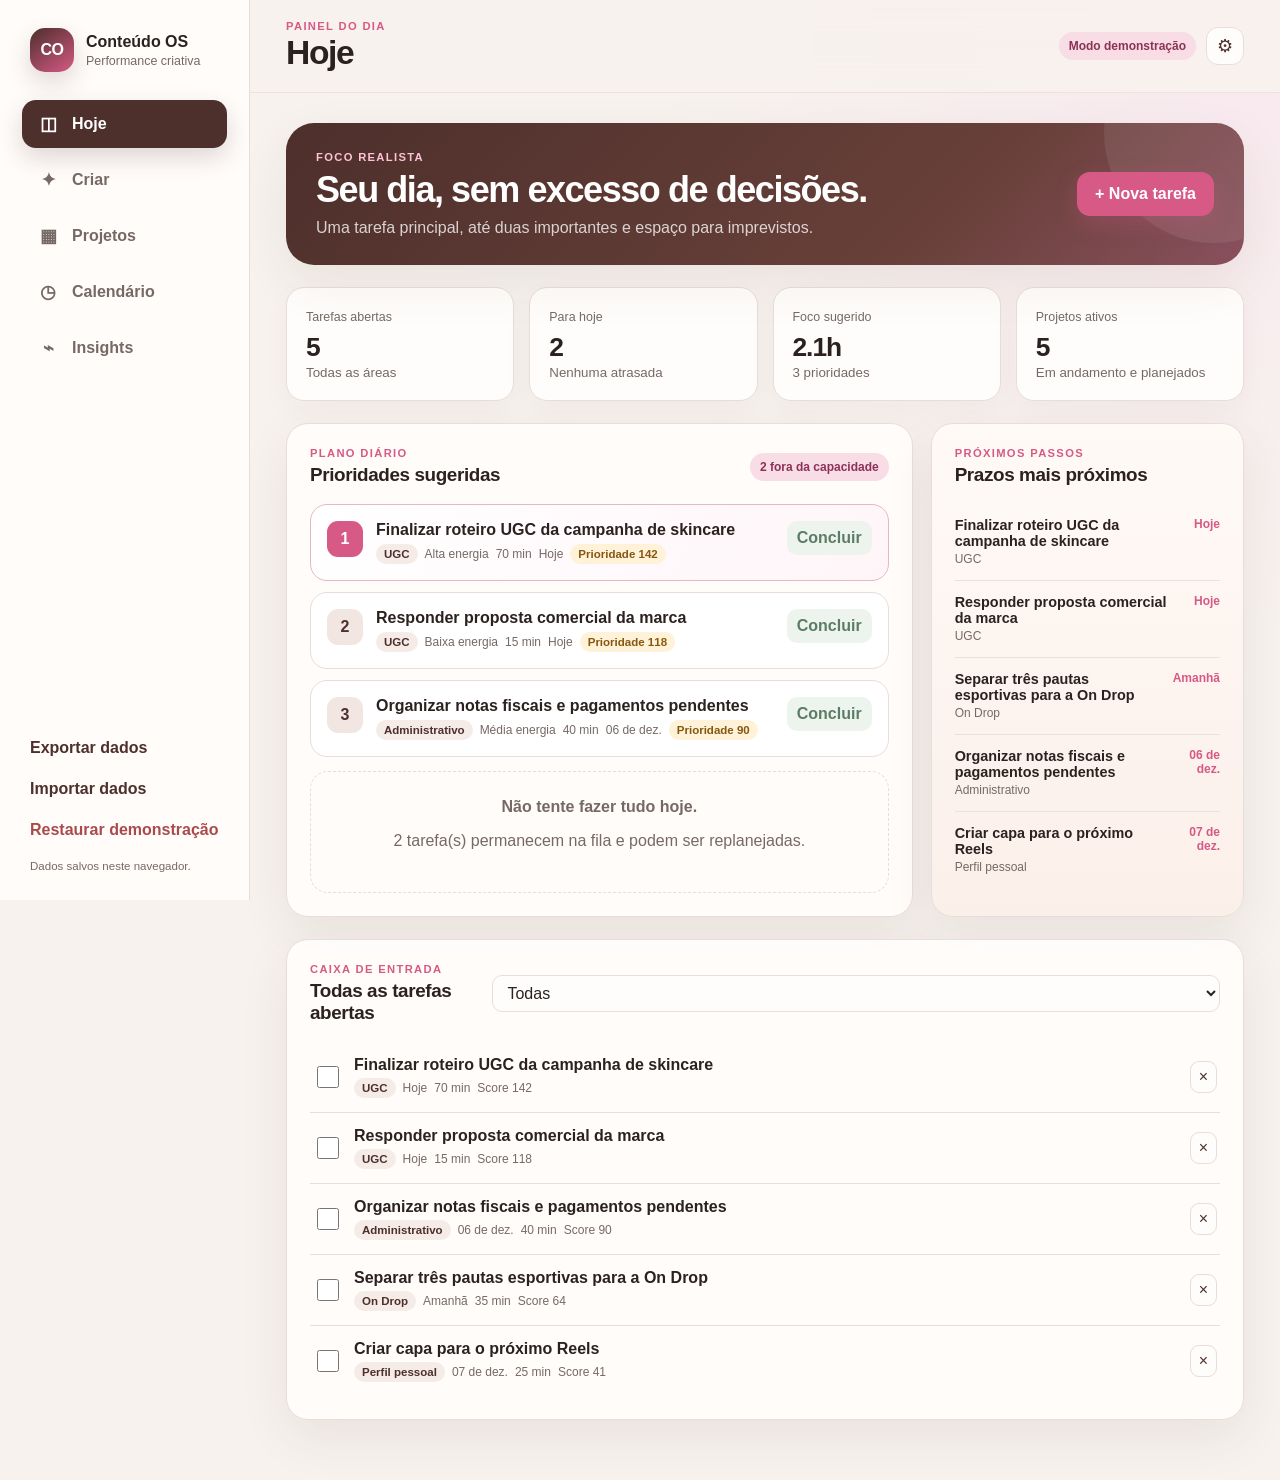
<file: index(3).html>
<!doctype html>
<html lang="pt-BR">
<head>
  <meta charset="utf-8" />
  <meta name="viewport" content="width=device-width, initial-scale=1, viewport-fit=cover" />
  <meta name="theme-color" content="#4d2f2b" />
  <meta name="description" content="Conteúdo OS — organização profissional e criação de roteiros UGC." />
  <title>Conteúdo OS</title>
  <link rel="manifest" href="manifest.webmanifest" />
  <style>
:root {
  --bg: #f7f2ee;
  --surface: #fffdfb;
  --surface-2: #f2e6e2;
  --ink: #2b2220;
  --muted: #766965;
  --line: #e8ddd8;
  --brown: #4d2f2b;
  --brown-2: #6a413b;
  --pink: #d65986;
  --pink-soft: #f8dce6;
  --cream: #fff4e9;
  --green: #5d7c65;
  --amber: #a36a2b;
  --red: #aa4b4b;
  --shadow: 0 18px 50px rgba(77, 47, 43, .08);
  --radius: 22px;
}
* { box-sizing: border-box; }
html { min-height: 100%; background: var(--bg); }
body { margin: 0; min-height: 100vh; color: var(--ink); background: radial-gradient(circle at top right, #f8e8ee 0, transparent 32%), var(--bg); font-family: Inter, ui-sans-serif, -apple-system, BlinkMacSystemFont, "Segoe UI", sans-serif; }
button, input, select, textarea { font: inherit; }
button { cursor: pointer; }
.app-shell { min-height: 100vh; display: grid; grid-template-columns: 250px minmax(0, 1fr); }
.sidebar { position: sticky; top: 0; height: 100vh; padding: 28px 22px; background: rgba(255,253,251,.92); border-right: 1px solid var(--line); backdrop-filter: blur(18px); display: flex; flex-direction: column; z-index: 20; }
.brand { display: flex; gap: 12px; align-items: center; padding: 0 8px 28px; }
.brand-mark { width: 44px; height: 44px; border-radius: 15px; display: grid; place-items: center; background: linear-gradient(145deg, var(--brown), var(--pink)); color: white; font-weight: 800; letter-spacing: -.03em; box-shadow: 0 10px 25px rgba(77,47,43,.18); }
.brand strong, .brand span { display: block; }
.brand strong { font-size: 1rem; }
.brand span { margin-top: 3px; color: var(--muted); font-size: .78rem; }
.side-nav { display: grid; gap: 8px; }
.nav-item { width: 100%; border: 0; border-radius: 14px; padding: 13px 14px; text-align: left; background: transparent; color: var(--muted); display: flex; align-items: center; gap: 12px; font-weight: 650; transition: .18s ease; }
.nav-item span { width: 24px; text-align: center; font-size: 1.15rem; }
.nav-item:hover { background: #f5ece8; color: var(--brown); }
.nav-item.active { background: var(--brown); color: white; box-shadow: 0 10px 25px rgba(77,47,43,.18); }
.sidebar-footer { margin-top: auto; display: grid; gap: 5px; }
.sidebar-footer p { color: var(--muted); font-size: .72rem; padding: 7px 8px 0; margin: 0; }
.quiet-button { border: 0; background: transparent; color: var(--brown); padding: 9px 8px; text-align: left; font-weight: 650; border-radius: 10px; }
.quiet-button:hover { background: #f5ece8; }
.danger-text { color: var(--red); }
.main-area { min-width: 0; }
.topbar { position: sticky; top: 0; z-index: 15; min-height: 92px; padding: 20px 36px; border-bottom: 1px solid rgba(232,221,216,.75); background: rgba(247,242,238,.88); backdrop-filter: blur(18px); display: flex; align-items: center; justify-content: space-between; }
.topbar h1 { margin: 2px 0 0; font-size: clamp(1.65rem, 3vw, 2.1rem); letter-spacing: -.04em; }
.eyebrow { margin: 0; color: var(--pink); font-size: .7rem; letter-spacing: .12em; font-weight: 800; }
.top-actions { display: flex; align-items: center; gap: 10px; }
.mode-badge, .soft-badge { display: inline-flex; align-items: center; min-height: 28px; padding: 5px 10px; border-radius: 999px; background: var(--pink-soft); color: #8d3255; font-size: .75rem; font-weight: 750; }
.icon-button { width: 38px; height: 38px; border-radius: 12px; border: 1px solid var(--line); background: var(--surface); color: var(--brown); display: grid; place-items: center; font-size: 1.1rem; }
.mobile-menu { display: none; }
.page-content { padding: 30px 36px 60px; display: grid; gap: 22px; max-width: 1580px; margin: 0 auto; }
.hero-panel { border-radius: 28px; padding: 28px 30px; background: linear-gradient(135deg, var(--brown) 0%, #684039 68%, #89505d 100%); color: white; display: flex; justify-content: space-between; align-items: center; gap: 24px; box-shadow: var(--shadow); overflow: hidden; position: relative; }
.hero-panel::after { content: ""; position: absolute; width: 220px; height: 220px; right: -80px; top: -100px; border-radius: 50%; background: rgba(255,255,255,.08); pointer-events: none; }
.hero-panel > * { position: relative; z-index: 1; }
.hero-panel h2 { margin: 6px 0 8px; font-size: clamp(1.5rem, 3vw, 2.25rem); letter-spacing: -.04em; max-width: 760px; }
.hero-panel p:not(.eyebrow) { margin: 0; color: rgba(255,255,255,.78); max-width: 760px; }
.hero-panel .eyebrow { color: #ffc3d8; }
.hero-actions { display: flex; gap: 10px; flex-wrap: wrap; z-index: 2; }
.primary-button, .secondary-button { border-radius: 13px; padding: 12px 17px; font-weight: 800; border: 1px solid transparent; transition: .18s ease; white-space: nowrap; }
.primary-button { background: var(--pink); color: white; box-shadow: 0 8px 22px rgba(214,89,134,.26); }
.primary-button:hover { transform: translateY(-1px); background: #c94c79; }
.secondary-button { background: var(--surface); color: var(--brown); border-color: var(--line); }
.hero-panel .secondary-button { background: rgba(255,255,255,.12); color: white; border-color: rgba(255,255,255,.25); backdrop-filter: blur(10px); }
.stats-grid { display: grid; grid-template-columns: repeat(4, minmax(0,1fr)); gap: 15px; }
.stat-card { background: var(--surface); border: 1px solid var(--line); border-radius: 18px; padding: 19px; box-shadow: 0 10px 30px rgba(77,47,43,.04); }
.stat-card span { color: var(--muted); font-size: .78rem; }
.stat-card strong { display: block; margin-top: 7px; font-size: 1.65rem; letter-spacing: -.04em; }
.stat-card small { color: var(--muted); }
.content-grid { display: grid; gap: 18px; }
.content-grid.two-thirds { grid-template-columns: minmax(0, 2fr) minmax(280px, 1fr); }
.card { background: rgba(255,253,251,.96); border: 1px solid var(--line); border-radius: var(--radius); padding: 23px; box-shadow: var(--shadow); min-width: 0; }
.warm-card { background: linear-gradient(180deg, #fffaf6, #fbefe9); }
.section-heading { display: flex; justify-content: space-between; align-items: center; gap: 15px; margin-bottom: 18px; }
.section-heading.compact { align-items: flex-start; }
.section-heading h3 { margin: 5px 0 0; font-size: 1.18rem; letter-spacing: -.02em; }
.empty-state { padding: 26px; text-align: center; color: var(--muted); border: 1px dashed var(--line); border-radius: 18px; }
.empty-state.large { min-height: 360px; display: grid; align-content: center; justify-items: center; }
.empty-icon { width: 58px; height: 58px; border-radius: 18px; display: grid; place-items: center; background: var(--pink-soft); color: var(--pink); font-size: 1.7rem; margin-bottom: 12px; }
.plan-block { border: 1px solid var(--line); border-radius: 17px; padding: 16px; display: grid; grid-template-columns: auto 1fr auto; gap: 13px; align-items: start; margin-top: 11px; background: #fff; }
.plan-block.main { border-color: #e9b5c8; background: linear-gradient(120deg, #fff 0, #fff5f8 100%); }
.plan-rank { width: 36px; height: 36px; border-radius: 11px; display: grid; place-items: center; background: var(--surface-2); color: var(--brown); font-weight: 900; }
.plan-block.main .plan-rank { background: var(--pink); color: white; }
.plan-content strong { display: block; margin-bottom: 5px; }
.meta-row { display: flex; gap: 7px; flex-wrap: wrap; align-items: center; color: var(--muted); font-size: .75rem; }
.chip { display: inline-flex; align-items: center; border-radius: 999px; padding: 4px 8px; background: #f5ece8; color: var(--brown); font-size: .72rem; font-weight: 700; }
.score-chip { background: #fff2d8; color: #86570f; }
.complete-button { border: 0; background: #edf4ee; color: var(--green); border-radius: 10px; padding: 8px 10px; font-weight: 800; }
.task-row { display: grid; grid-template-columns: auto 1fr auto; gap: 12px; align-items: center; padding: 14px 3px; border-bottom: 1px solid var(--line); }
.task-row:last-child { border-bottom: 0; }
.task-check { width: 22px; height: 22px; accent-color: var(--pink); }
.task-row.completed .task-title { text-decoration: line-through; color: var(--muted); }
.task-title { font-weight: 720; margin-bottom: 4px; }
.task-actions { display: flex; gap: 6px; }
.mini-button { border: 1px solid var(--line); background: var(--surface); color: var(--brown); border-radius: 9px; padding: 6px 8px; }
.deadline-item { display: flex; justify-content: space-between; gap: 12px; padding: 13px 0; border-bottom: 1px solid rgba(232,221,216,.8); }
.deadline-item:last-child { border: 0; }
.deadline-item strong { display: block; font-size: .9rem; }
.deadline-item span { color: var(--muted); font-size: .75rem; }
.deadline-date { font-weight: 800; color: var(--pink) !important; text-align: right; }
.compact-select { border: 1px solid var(--line); border-radius: 10px; background: var(--surface); color: var(--ink); padding: 8px 10px; }
.create-layout { display: grid; grid-template-columns: minmax(0, 1.15fr) minmax(380px, .85fr); gap: 18px; align-items: start; }
.briefing-form { min-width: 0; }
.form-section { padding: 18px 0; border-top: 1px solid var(--line); }
.form-section:first-of-type { border-top: 0; padding-top: 0; }
.form-section h4 { margin: 0 0 13px; color: var(--brown); }
.form-grid { display: grid; grid-template-columns: repeat(2, minmax(0,1fr)); gap: 13px; }
label { display: grid; gap: 7px; color: var(--brown); font-size: .78rem; font-weight: 760; }
label.span-2 { grid-column: span 2; }
input, select, textarea { width: 100%; border: 1px solid var(--line); background: #fff; color: var(--ink); border-radius: 11px; padding: 11px 12px; outline: none; transition: .16s ease; }
input:focus, select:focus, textarea:focus { border-color: #d686a4; box-shadow: 0 0 0 3px rgba(214,89,134,.12); }
textarea { resize: vertical; }
.checkbox-label { display: flex; align-items: center; grid-template-columns: auto 1fr; }
.checkbox-label input { width: auto; }
.form-actions { display: flex; justify-content: flex-end; gap: 10px; align-items: center; margin-top: 18px; }
.script-preview { position: sticky; top: 116px; max-height: calc(100vh - 140px); overflow: auto; }
.script-header { padding-bottom: 15px; border-bottom: 1px solid var(--line); }
.script-header h3 { margin: 6px 0; font-size: 1.45rem; }
.script-section { padding: 16px 0; border-bottom: 1px solid var(--line); }
.script-section:last-child { border-bottom: 0; }
.script-section h4 { margin: 0 0 10px; color: var(--brown); }
.hook-option { width: 100%; border: 1px solid var(--line); border-radius: 13px; background: #fff; padding: 12px; text-align: left; margin-bottom: 8px; color: var(--ink); }
.hook-option.selected { border-color: var(--pink); background: #fff5f8; box-shadow: 0 0 0 2px rgba(214,89,134,.1); }
.scene-card { border: 1px solid var(--line); border-radius: 14px; padding: 13px; margin-bottom: 10px; background: #fff; }
.scene-head { display: flex; justify-content: space-between; gap: 10px; margin-bottom: 8px; }
.scene-head strong { color: var(--brown); }
.scene-head span { color: var(--pink); font-weight: 800; font-size: .75rem; }
.scene-card p { margin: 6px 0; font-size: .87rem; line-height: 1.5; }
.scene-detail { color: var(--muted); }
.copy-row { display: flex; justify-content: space-between; gap: 10px; align-items: flex-start; border: 1px solid var(--line); border-radius: 13px; padding: 12px; margin-top: 8px; background: #fff; }
.copy-row p { margin: 0; font-size: .86rem; line-height: 1.5; }
.history-item { display: flex; justify-content: space-between; align-items: center; gap: 15px; padding: 14px 0; border-bottom: 1px solid var(--line); }
.history-item:last-child { border: 0; }
.filter-row { display: flex; gap: 8px; flex-wrap: wrap; }
.filter-button { border: 1px solid var(--line); background: var(--surface); color: var(--muted); border-radius: 999px; padding: 8px 12px; font-weight: 720; }
.filter-button.active { background: var(--brown); color: white; border-color: var(--brown); }
.project-board { display: grid; grid-template-columns: repeat(3, minmax(0, 1fr)); gap: 16px; align-items: start; }
.project-column { border: 1px solid var(--line); border-radius: 20px; background: rgba(255,253,251,.72); padding: 14px; min-height: 260px; }
.project-column-head { display: flex; justify-content: space-between; align-items: center; padding: 4px 4px 12px; }
.project-column-head h3 { margin: 0; font-size: 1rem; }
.project-count { width: 28px; height: 28px; border-radius: 10px; display: grid; place-items: center; background: var(--surface-2); color: var(--brown); font-weight: 800; }
.project-card { background: #fff; border: 1px solid var(--line); border-radius: 15px; padding: 14px; margin-bottom: 10px; box-shadow: 0 8px 22px rgba(77,47,43,.05); }
.project-card h4 { margin: 8px 0 7px; }
.project-card-footer { display: flex; justify-content: space-between; align-items: center; margin-top: 13px; }
.priority-dot { width: 10px; height: 10px; border-radius: 50%; display: inline-block; margin-right: 6px; }
.priority-1 { background: var(--red); }.priority-2 { background: var(--amber); }.priority-3 { background: var(--green); }
.calendar-toolbar { display: flex; justify-content: center; align-items: center; gap: 16px; margin-bottom: 18px; }
.calendar-toolbar h3 { min-width: 190px; text-align: center; text-transform: capitalize; }
.calendar-grid { display: grid; grid-template-columns: repeat(7, minmax(0,1fr)); gap: 8px; }
.calendar-grid.weekdays { color: var(--muted); font-size: .74rem; font-weight: 800; text-align: center; margin-bottom: 8px; }
.calendar-day { min-height: 118px; border: 1px solid var(--line); border-radius: 14px; padding: 9px; background: #fff; overflow: hidden; }
.calendar-day.outside { opacity: .42; }
.calendar-day.today { border-color: var(--pink); box-shadow: inset 0 0 0 1px var(--pink); }
.day-number { font-weight: 800; color: var(--brown); }
.calendar-event { display: block; margin-top: 6px; border-radius: 7px; padding: 4px 6px; background: #f5ece8; color: var(--brown); font-size: .66rem; overflow: hidden; text-overflow: ellipsis; white-space: nowrap; }
.calendar-event.high { background: #fde8e8; color: #8e3838; }
.metrics-table { width: 100%; border-collapse: collapse; }
.metrics-table th, .metrics-table td { padding: 11px 8px; border-bottom: 1px solid var(--line); text-align: left; font-size: .78rem; }
.metrics-table th { color: var(--muted); font-size: .7rem; text-transform: uppercase; letter-spacing: .06em; }
.recommendation { border: 1px solid var(--line); border-radius: 14px; padding: 13px; margin-bottom: 10px; background: rgba(255,255,255,.66); }
.recommendation strong { display: block; margin-bottom: 5px; }
.recommendation p { margin: 0; color: var(--muted); font-size: .82rem; line-height: 1.45; }
.modal-backdrop { position: fixed; inset: 0; z-index: 100; display: grid; place-items: center; padding: 18px; background: rgba(43,34,32,.5); backdrop-filter: blur(8px); }
.modal-card { width: min(700px, 100%); max-height: 92vh; overflow: auto; border-radius: 24px; background: var(--surface); border: 1px solid rgba(255,255,255,.65); padding: 22px; box-shadow: 0 30px 90px rgba(43,34,32,.25); }
.modal-header { display: flex; justify-content: space-between; align-items: flex-start; margin-bottom: 20px; }
.modal-header h3 { margin: 5px 0 0; font-size: 1.35rem; }
.toast { position: fixed; z-index: 200; left: 50%; bottom: 25px; transform: translate(-50%, 20px); opacity: 0; pointer-events: none; background: var(--brown); color: white; border-radius: 12px; padding: 11px 16px; font-weight: 720; box-shadow: 0 16px 45px rgba(43,34,32,.25); transition: .25s ease; }
.toast.show { transform: translate(-50%, 0); opacity: 1; }
.settings-choice { display: grid; gap: 10px; margin-bottom: 15px; }
.radio-card { grid-template-columns: auto 1fr; display: grid; align-items: start; gap: 11px; padding: 14px; border: 1px solid var(--line); border-radius: 14px; background: #fff; }
.radio-card input { width: auto; margin-top: 3px; }
.radio-card strong, .radio-card span { display: block; }
.radio-card span { color: var(--muted); margin-top: 4px; font-weight: 500; }
.helper-text { color: var(--muted); font-size: .76rem; }
.loading-state { display: grid; min-height: 340px; align-content: center; justify-items: center; text-align: center; color: var(--muted); }
.spinner { width: 42px; height: 42px; border-radius: 50%; border: 4px solid var(--pink-soft); border-top-color: var(--pink); animation: spin .8s linear infinite; margin-bottom: 14px; }
@keyframes spin { to { transform: rotate(360deg); } }
@media (max-width: 1180px) {
  .create-layout { grid-template-columns: 1fr; }
  .script-preview { position: static; max-height: none; }
  .project-board { grid-template-columns: repeat(2, minmax(0,1fr)); }
}
@media (max-width: 900px) {
  .app-shell { grid-template-columns: 1fr; }
  .sidebar { position: fixed; left: -280px; width: 260px; box-shadow: 20px 0 50px rgba(43,34,32,.15); transition: .22s ease; }
  .sidebar.open { left: 0; }
  .mobile-menu { display: grid; width: 38px; height: 38px; place-items: center; border: 1px solid var(--line); border-radius: 11px; background: var(--surface); margin-right: 12px; }
  .topbar { justify-content: flex-start; padding: 17px 20px; }
  .top-actions { margin-left: auto; }
  .page-content { padding: 22px 20px 50px; }
  .content-grid.two-thirds { grid-template-columns: 1fr; }
  .stats-grid { grid-template-columns: repeat(2, minmax(0,1fr)); }
}
@media (max-width: 620px) {
  .mode-badge { display: none; }
  .hero-panel { align-items: flex-start; flex-direction: column; padding: 23px; }
  .hero-actions { width: 100%; }
  .hero-actions button, .hero-panel > .primary-button { width: 100%; }
  .stats-grid { grid-template-columns: 1fr 1fr; gap: 10px; }
  .stat-card { padding: 15px; }
  .form-grid { grid-template-columns: 1fr; }
  label.span-2 { grid-column: span 1; }
  .form-actions { flex-direction: column-reverse; }
  .form-actions button { width: 100%; text-align: center; }
  .project-board { grid-template-columns: 1fr; }
  .calendar-card { padding: 12px; overflow-x: auto; }
  .calendar-grid { min-width: 680px; }
  .metrics-table { min-width: 660px; }
  #metricsTable { overflow-x: auto; }
  .topbar h1 { font-size: 1.45rem; }
  .page-content { padding-left: 13px; padding-right: 13px; }
  .card { padding: 17px; border-radius: 18px; }
  .task-row { grid-template-columns: auto 1fr; }
  .task-actions { grid-column: 2; }
}

/* Estúdio UGC 3.0 */
.section-help { margin: -4px 0 14px; color: var(--muted); font-size: .84rem; line-height: 1.55; }
.choice-field { border: 1px solid var(--line); border-radius: 14px; padding: 12px; background: #fff; display: flex; flex-wrap: wrap; gap: 10px 18px; }
.choice-field legend { padding: 0 6px; color: var(--brown); font-size: .78rem; font-weight: 800; }
.choice-field .checkbox-label { min-width: 145px; font-weight: 650; color: var(--ink); }
.reference-note { margin-top: 14px; border-left: 4px solid var(--pink); background: #fff6f8; border-radius: 12px; padding: 13px 14px; }
.reference-note strong { color: var(--brown); }
.reference-note p { margin: 5px 0 0; font-size: .84rem; color: var(--muted); line-height: 1.5; }
.analysis-bar { display: flex; align-items: center; gap: 12px; flex-wrap: wrap; margin-top: 14px; }
.analysis-bar span { color: var(--muted); font-size: .8rem; }
.analysis-result { margin-top: 12px; border: 1px solid var(--line); border-radius: 14px; background: #fff; padding: 13px; }
.analysis-result.success { border-color: #b8d7ca; background: #f2fbf6; }
.analysis-result p { margin: 6px 0; line-height: 1.5; font-size: .84rem; }
.analysis-result ul { margin: 8px 0 0; padding-left: 20px; }
.analysis-result li { margin: 6px 0; font-size: .84rem; line-height: 1.45; }
.brand-asset-preview { margin-top: 12px; }
.brand-thumbs { display: grid; grid-template-columns: repeat(auto-fit, minmax(110px, 1fr)); gap: 10px; }
.brand-thumb { margin: 0; border: 1px solid var(--line); border-radius: 12px; overflow: hidden; background: #fff; }
.brand-thumb img { width: 100%; height: 110px; object-fit: cover; display: block; }
.brand-thumb figcaption { padding: 7px 8px; font-size: .68rem; color: var(--muted); overflow: hidden; text-overflow: ellipsis; white-space: nowrap; }
.palette-row { display: flex; gap: 8px; flex-wrap: wrap; margin-top: 10px; }
.color-swatch { display: inline-flex; align-items: center; gap: 6px; border: 1px solid var(--line); background: #fff; border-radius: 999px; padding: 5px 8px; font-size: .68rem; color: var(--muted); }
.color-swatch i { width: 18px; height: 18px; border-radius: 50%; background: var(--swatch); border: 1px solid rgba(0,0,0,.12); }
.hook-option { cursor: pointer; }
.hook-main { margin: 10px 0 8px !important; font-size: .92rem !important; line-height: 1.5 !important; color: var(--ink); }
.hook-score { margin-left: auto; font-weight: 850; font-size: .72rem; color: var(--pink); }
.idea-card { border: 1px solid var(--line); border-radius: 13px; background: #fff; padding: 12px; margin-bottom: 9px; }
.idea-card strong { color: var(--brown); }
.idea-card p { margin: 7px 0 0; font-size: .84rem; line-height: 1.48; }
.duration-box { border: 1px solid var(--line); border-radius: 13px; padding: 12px; background: #fff; }
.duration-box.success { border-color: #b8d7ca; background: #f2fbf6; }
.duration-box.warning { border-color: #ead0a4; background: #fff9ef; }
.duration-box p { margin: 6px 0 0; font-size: .82rem; line-height: 1.45; }
.quality-grid { display: grid; gap: 7px; margin-bottom: 12px; }
.quality-item { display: flex; align-items: center; gap: 8px; padding: 8px 10px; border-radius: 10px; font-size: .8rem; }
.quality-item.passed { background: #f2fbf6; color: #315f4a; }
.quality-item.failed { background: #fff4f2; color: #8f3f34; }
.quality-item span { width: 21px; height: 21px; display: grid; place-items: center; border-radius: 50%; background: rgba(255,255,255,.75); font-weight: 900; }

@media (max-width: 760px) {
  .choice-field { display: grid; grid-template-columns: 1fr 1fr; }
  .choice-field .checkbox-label { min-width: 0; }
  .brand-thumbs { grid-template-columns: repeat(2, 1fr); }
}

/* Estúdio UGC prático 4.0 */
.practical-hero h2 { max-width: 720px; }
.practical-create-layout { grid-template-columns: minmax(420px, .82fr) minmax(520px, 1.18fr); }
.compact-briefing .section-heading { margin-bottom: 8px; }
.compact-briefing .form-section.no-border { padding-top: 8px; border-top: 0; }
.optional-panel { border: 1px solid var(--line); border-radius: 15px; background: #fff; margin-top: 13px; overflow: hidden; }
.optional-panel summary { cursor: pointer; list-style: none; padding: 14px 15px; color: var(--brown); font-weight: 800; display: flex; align-items: center; justify-content: space-between; }
.optional-panel summary::-webkit-details-marker { display: none; }
.optional-panel summary::after { content: "+"; width: 25px; height: 25px; display: grid; place-items: center; border-radius: 8px; background: var(--surface-2); }
.optional-panel[open] summary::after { content: "−"; }
.optional-panel summary span { margin-left: auto; margin-right: 10px; color: var(--muted); font-size: .7rem; font-weight: 650; }
.optional-panel-content { padding: 15px; border-top: 1px solid var(--line); }
.practical-actions { padding-top: 4px; }
.practical-preview { max-height: calc(100vh - 120px); padding: 20px; }
.practical-script-header { display: flex; justify-content: space-between; align-items: flex-start; gap: 16px; }
.practical-script-header h3 { margin-bottom: 8px; }
.practical-section { padding: 20px 0; border-bottom: 1px solid var(--line); }
.practical-section:last-of-type { border-bottom: 0; }
.practical-section-title { display: flex; justify-content: space-between; align-items: flex-start; gap: 14px; margin-bottom: 14px; }
.practical-section-title > div { display: flex; gap: 11px; align-items: flex-start; }
.practical-section-title h4 { margin: 1px 0 3px; color: var(--brown); font-size: 1.02rem; }
.practical-section-title p { margin: 0; color: var(--muted); font-size: .78rem; line-height: 1.4; }
.step-number { flex: 0 0 30px; width: 30px; height: 30px; display: grid; place-items: center; border-radius: 10px; background: var(--brown); color: white; font-weight: 900; }
.selected-confirmation { border-radius: 999px; background: #edf7ef; color: var(--green); padding: 6px 9px; font-size: .7rem; font-weight: 850; white-space: nowrap; }
.hook-choice-grid { display: grid; gap: 9px; }
.hook-choice { width: 100%; border: 1px solid var(--line); border-radius: 15px; padding: 13px; background: #fff; color: var(--ink); text-align: left; transition: .16s ease; }
.hook-choice:hover { border-color: #d9a1b6; transform: translateY(-1px); }
.hook-choice.selected { border: 2px solid var(--pink); padding: 12px; background: #fff5f8; box-shadow: 0 0 0 3px rgba(214,89,134,.08); }
.hook-choice-top { display: flex; align-items: center; gap: 7px; margin-bottom: 9px; }
.hook-letter { width: 30px; height: 30px; border-radius: 9px; display: grid; place-items: center; background: var(--brown); color: white; font-weight: 900; }
.hook-choice.selected .hook-letter { background: var(--pink); }
.selected-label { margin-left: auto; color: var(--pink); font-size: .65rem; font-weight: 900; letter-spacing: .08em; }
.hook-choice strong { display: block; line-height: 1.45; font-size: .91rem; }
.hook-choice small { display: block; color: var(--muted); margin-top: 7px; line-height: 1.4; }
.practical-scenes { display: grid; gap: 12px; }
.practical-scene-card { border: 1px solid var(--line); border-radius: 17px; padding: 15px; background: #fff; box-shadow: 0 8px 24px rgba(77,47,43,.04); }
.practical-scene-card.active-hook-scene { border-color: #e5a3bb; background: linear-gradient(135deg,#fff 0,#fff7fa 100%); }
.practical-scene-card header { display: flex; justify-content: space-between; align-items: flex-start; gap: 12px; padding-bottom: 10px; border-bottom: 1px solid var(--line); }
.practical-scene-card header span { color: var(--pink); font-size: .68rem; font-weight: 900; letter-spacing: .08em; }
.practical-scene-card header h5 { margin: 2px 0 0; color: var(--brown); font-size: 1rem; }
.practical-scene-card header > strong { font-size: .72rem; color: var(--muted); }
.scene-practical-block { margin-top: 13px; }
.scene-practical-block > span, .scene-practical-row > span, .delivery-card > span { display: block; color: var(--pink); font-size: .66rem; font-weight: 900; letter-spacing: .09em; margin-bottom: 5px; }
.speak-block p { margin: 0; font-size: 1.02rem; line-height: 1.5; font-weight: 690; color: var(--brown); }
.record-steps { margin: 6px 0 0; padding-left: 23px; }
.record-steps li { margin: 7px 0; padding-left: 3px; color: var(--ink); font-size: .85rem; line-height: 1.48; }
.scene-practical-row { margin-top: 12px; border-radius: 11px; background: #f8f3f0; padding: 10px 11px; }
.scene-practical-row strong, .scene-practical-row p { margin: 0; font-size: .82rem; line-height: 1.45; }
.subtle-row { background: #fbf8f6; color: var(--muted); }
.practical-delivery-grid { display: grid; grid-template-columns: 1fr 1fr; gap: 10px; }
.delivery-card { border: 1px solid var(--line); border-radius: 14px; background: #fff; padding: 13px; }
.delivery-card .copy-row { border: 0; padding: 0; margin: 0; }
.delivery-card strong { display: block; color: var(--brown); margin-bottom: 6px; }
.delivery-card p { margin: 0; color: var(--muted); font-size: .8rem; line-height: 1.45; }
.internal-details { margin-top: 16px; border: 1px dashed var(--line); border-radius: 13px; background: #fbf8f6; }
.internal-details summary { cursor: pointer; padding: 12px 13px; color: var(--muted); font-size: .75rem; font-weight: 750; }
.internal-details-content { padding: 0 13px 13px; color: var(--muted); font-size: .78rem; line-height: 1.45; }
.internal-details-content p { margin: 7px 0; }
.practical-result-actions { position: sticky; bottom: -20px; margin: 14px -20px -20px; padding: 14px 20px; background: rgba(255,253,251,.96); border-top: 1px solid var(--line); backdrop-filter: blur(10px); }

@media (max-width: 1280px) {
  .practical-create-layout { grid-template-columns: 1fr; }
  .practical-preview { position: static; max-height: none; }
}
@media (max-width: 620px) {
  .practical-delivery-grid { grid-template-columns: 1fr; }
  .practical-section-title { flex-direction: column; }
  .selected-confirmation { align-self: flex-start; }
  .practical-script-header { flex-direction: column; }
}

/* Roteiro pronto — versão final contínua */
.ready-script-modal { width: min(960px, 100%); padding: 0; overflow: hidden; }
.ready-modal-header { padding: 22px 24px 18px; margin: 0; border-bottom: 1px solid var(--line); background: linear-gradient(135deg, #fffdfb 0%, #fff3f7 100%); }
.ready-modal-header h3 { margin: 4px 0 10px; max-width: 760px; }
.ready-script-section { padding: 22px 24px; border-bottom: 1px solid var(--line); }
.ready-section-heading { display: flex; justify-content: space-between; align-items: flex-start; gap: 14px; margin-bottom: 14px; }
.ready-section-heading > div { display: flex; gap: 12px; align-items: flex-start; }
.ready-section-heading h4 { margin: 0 0 3px; color: var(--brown); font-size: 1.05rem; }
.ready-section-heading p { margin: 0; color: var(--muted); font-size: .86rem; line-height: 1.45; }
.ready-continuous-box { padding: 20px; border-radius: 18px; background: #fff6f9; border: 1px solid #efbfd0; color: var(--ink); font-size: 1.05rem; line-height: 1.72; box-shadow: inset 4px 0 0 var(--pink); }
.ready-scenes-grid { display: grid; gap: 12px; }
.ready-scene-card { padding: 16px; border: 1px solid var(--line); border-radius: 17px; background: #fff; }
.ready-scene-card header { display: flex; justify-content: space-between; align-items: flex-start; gap: 12px; padding-bottom: 10px; margin-bottom: 10px; border-bottom: 1px solid var(--line); }
.ready-scene-card header span { color: var(--pink); font-size: .68rem; font-weight: 900; letter-spacing: .08em; }
.ready-scene-card header h5 { margin: 2px 0 0; color: var(--brown); font-size: 1rem; }
.ready-scene-card header > strong { color: var(--muted); font-size: .75rem; }
.ready-direction { margin: 0 0 10px; color: var(--muted); font-weight: 700; line-height: 1.5; }
.ready-quote { margin: 0 0 12px; padding: 13px 14px; border-left: 4px solid var(--pink); border-radius: 0 12px 12px 0; background: #fff7fa; color: var(--ink); line-height: 1.58; }
.ready-deliveries { display: grid; grid-template-columns: 1.35fr .65fr; gap: 14px; background: #fbf6f3; }
.ready-deliveries article { padding: 16px; border: 1px solid var(--line); border-radius: 16px; background: var(--surface); }
.ready-deliveries article > span { display: block; margin-bottom: 8px; color: var(--pink); font-size: .7rem; font-weight: 900; letter-spacing: .08em; }
.ready-deliveries p { margin: 7px 0 0; line-height: 1.55; }
.ready-modal-actions { position: sticky; bottom: 0; margin: 0; padding: 14px 24px calc(14px + env(safe-area-inset-bottom)); background: rgba(255,253,251,.97); border-top: 1px solid var(--line); backdrop-filter: blur(12px); }
@media (max-width: 700px) {
  .modal-backdrop { padding: 0; align-items: end; }
  .ready-script-modal { width: 100%; max-height: 96vh; border-radius: 24px 24px 0 0; }
  .ready-modal-header, .ready-script-section { padding-left: 16px; padding-right: 16px; }
  .ready-section-heading { flex-direction: column; }
  .ready-deliveries { grid-template-columns: 1fr; }
  .ready-continuous-box { font-size: 1rem; line-height: 1.64; }
  .ready-modal-actions { padding-left: 16px; padding-right: 16px; }
}

</style>
  
  
  
</head>
<body>
  <div id="app" class="app-shell">
    <aside class="sidebar" aria-label="Navegação principal">
      <div class="brand">
        <div class="brand-mark" aria-hidden="true">CO</div>
        <div>
          <strong>Conteúdo OS</strong>
          <span>Performance criativa</span>
        </div>
      </div>

      <nav class="side-nav">
        <button class="nav-item active" data-route="today"><span>◫</span> Hoje</button>
        <button class="nav-item" data-route="create"><span>✦</span> Criar</button>
        <button class="nav-item" data-route="projects"><span>▦</span> Projetos</button>
        <button class="nav-item" data-route="calendar"><span>◷</span> Calendário</button>
        <button class="nav-item" data-route="insights"><span>⌁</span> Insights</button>
      </nav>

      <div class="sidebar-footer">
        <button class="quiet-button" id="exportDataBtn">Exportar dados</button>
        <button class="quiet-button" id="importDataBtn">Importar dados</button>
        <input id="importDataInput" type="file" accept="application/json" hidden />
        <button class="quiet-button danger-text" id="resetDataBtn">Restaurar demonstração</button>
        <p>Dados salvos neste navegador.</p>
      </div>
    </aside>

    <main class="main-area">
      <header class="topbar">
        <button class="mobile-menu" id="mobileMenuBtn" aria-label="Abrir menu">☰</button>
        <div>
          <p class="eyebrow" id="pageEyebrow">PAINEL DO DIA</p>
          <h1 id="pageTitle">Hoje</h1>
        </div>
        <div class="top-actions">
          <span class="mode-badge" id="modeBadge">Modo demonstração</span>
          <button class="icon-button" id="settingsBtn" aria-label="Configurações">⚙</button>
        </div>
      </header>

      <section id="pageContent" class="page-content" aria-live="polite"></section>
    </main>
  </div>

  <div id="toast" class="toast" role="status" aria-live="polite"></div>
  <div id="modalRoot"></div>

  <template id="todayTemplate">
    <div class="hero-panel">
      <div>
        <p class="eyebrow">FOCO REALISTA</p>
        <h2>Seu dia, sem excesso de decisões.</h2>
        <p>Uma tarefa principal, até duas importantes e espaço para imprevistos.</p>
      </div>
      <button class="primary-button" id="newTaskBtn">+ Nova tarefa</button>
    </div>

    <div class="stats-grid" id="todayStats"></div>

    <div class="content-grid two-thirds">
      <section class="card">
        <div class="section-heading">
          <div>
            <p class="eyebrow">PLANO DIÁRIO</p>
            <h3>Prioridades sugeridas</h3>
          </div>
          <span class="soft-badge" id="capacityBadge"></span>
        </div>
        <div id="dailyPlan"></div>
      </section>

      <aside class="card warm-card">
        <div class="section-heading compact">
          <div>
            <p class="eyebrow">PRÓXIMOS PASSOS</p>
            <h3>Prazos mais próximos</h3>
          </div>
        </div>
        <div id="upcomingDeadlines"></div>
      </aside>
    </div>

    <section class="card">
      <div class="section-heading">
        <div>
          <p class="eyebrow">CAIXA DE ENTRADA</p>
          <h3>Todas as tarefas abertas</h3>
        </div>
        <select id="taskAreaFilter" class="compact-select" aria-label="Filtrar área"></select>
      </div>
      <div id="taskList"></div>
    </section>
  </template>

  <template id="createTemplate">
    <div class="hero-panel create-hero practical-hero">
      <div>
        <p class="eyebrow">ESTÚDIO UGC PRÁTICO</p>
        <h2>Responda o essencial. Receba um roteiro pronto para gravar.</h2>
        <p>A lógica estratégica fica nos bastidores. Na tela, você vê apenas o que falar, o que fazer e como gravar.</p>
      </div>
      <div class="hero-actions">
        <button class="secondary-button" id="loadBriefingExampleBtn">Testar exemplo</button>
        <button class="primary-button" id="generateScriptTopBtn">Criar roteiro</button>
      </div>
    </div>

    <div class="create-layout practical-create-layout">
      <form id="briefingForm" class="card briefing-form compact-briefing">
        <div class="section-heading">
          <div>
            <p class="eyebrow">BRIEFING ESSENCIAL</p>
            <h3>Conte o que a IA realmente precisa saber</h3>
          </div>
          <span class="soft-badge">aprox. 2 minutos</span>
        </div>

        <div class="form-section no-border">
          <div class="form-grid">
            <label>Marca *<input name="brand" autocomplete="organization" required placeholder="Ex.: Monza" /></label>
            <label>Produto ou serviço *<input name="product" required placeholder="Ex.: caldo de mandioquinha" /></label>
            <label>Objetivo *
              <select name="objective" required>
                <option value="">Selecione</option>
                <option>Gerar vendas</option>
                <option>Gerar cliques</option>
                <option>Apresentar o produto</option>
                <option>Gerar identificação</option>
                <option>Ensinar como usar</option>
                <option>Gerar engajamento</option>
              </select>
            </label>
            <label>Onde será usado?
              <select name="distribution">
                <option>Orgânico</option>
                <option>Mídia paga</option>
                <option>Orgânico e mídia paga</option>
              </select>
            </label>
            <label>Duração
              <select name="durationSeconds">
                <option value="20">20 segundos</option>
                <option value="30">30 segundos</option>
                <option value="45" selected>45 segundos</option>
                <option value="60">60 segundos</option>
              </select>
            </label>
            <label>Formato
              <select name="format">
                <option>Deixar o aplicativo escolher</option>
                <option>Conversa com amiga</option>
                <option>Problema e solução</option>
                <option>Review</option>
                <option>Demonstração</option>
                <option>Rotina</option>
                <option>Unboxing</option>
                <option>Lista</option>
                <option>Resposta a comentário</option>
                <option>Sensorial / ASMR</option>
                <option>Tutorial</option>
                <option>Vlog</option>
              </select>
            </label>

            <label class="span-2">Quem precisa assistir? *<textarea name="targetAudience" rows="2" required placeholder="Ex.: pessoas que amam caldos, chegam cansadas em casa e querem um jantar prático."></textarea></label>
            <label class="span-2">Qual problema, desejo ou situação o vídeo deve abordar? *<textarea name="mainPain" rows="3" required placeholder="Ex.: chegar cansada e não querer cozinhar, mas também não querer pedir qualquer coisa."></textarea></label>
            <label class="span-2">O que torna o produto interessante? *<textarea name="differentiator" rows="3" required placeholder="Ex.: sabor caseiro, textura cremosa, porção bem servida e entrega rápida."></textarea></label>
            <label class="span-2">Briefing recebido da marca<textarea name="receivedBriefing" rows="4" placeholder="Cole aqui o briefing, mensagens obrigatórias, cupom, oferta, restrições ou pedido da marca."></textarea></label>
          </div>
        </div>

        <details class="optional-panel">
          <summary>Adicionar referências da marca <span>opcional</span></summary>
          <div class="form-grid optional-panel-content">
            <label class="span-2">Instagram, site ou página do produto<textarea name="brandLinks" rows="2" placeholder="Um link por linha."></textarea></label>
            <label class="span-2">Como a marca se comunica?<textarea name="brandVisualNotes" rows="3" placeholder="Ex.: acolhedora, divertida, premium, minimalista, técnica."></textarea></label>
            <label class="span-2">Prints da página ou identidade visual
              <input name="brandAssetFiles" type="file" accept="image/*" multiple />
              <small>Até 4 imagens.</small>
            </label>
            <div id="brandAssetPreview" class="brand-asset-preview span-2"></div>
          </div>
        </details>

        <details class="optional-panel">
          <summary>Preferências rápidas <span>opcional</span></summary>
          <div class="form-grid optional-panel-content">
            <label>Tipo de gancho
              <select name="hookPreference">
                <option>Escolher automaticamente</option>
                <option>Textual</option>
                <option>Visual</option>
                <option>Auditivo</option>
              </select>
            </label>
            <label>B-roll
              <select name="includeBRoll">
                <option>Automático</option>
                <option>Usar quando ajudar</option>
                <option>Não usar</option>
              </select>
            </label>
            <label>CTA
              <select name="ctaType">
                <option>Escolher automaticamente</option>
                <option>Comprar</option>
                <option>Clicar no link</option>
                <option>Comentar para receber o link</option>
                <option>Salvar e compartilhar</option>
              </select>
            </label>
            <label>Oferta verdadeira<input name="offerDetails" placeholder="Cupom, frete grátis ou condição real." /></label>
          </div>
        </details>

        <div class="form-actions practical-actions">
          <button type="button" class="quiet-button" id="saveBriefingBtn">Salvar rascunho</button>
          <button type="submit" class="primary-button">Gerar roteiro pronto</button>
        </div>
      </form>

      <aside class="card script-preview practical-preview" id="scriptPreview">
        <div class="empty-state large">
          <div class="empty-icon">✦</div>
          <h3>O roteiro pronto aparecerá aqui</h3>
          <p>Você receberá três ganchos e cenas com instruções objetivas de gravação.</p>
        </div>
      </aside>
    </div>

    <section class="card history-card">
      <div class="section-heading"><div><p class="eyebrow">HISTÓRICO</p><h3>Roteiros salvos</h3></div></div>
      <div id="scriptHistory"></div>
    </section>
  </template>

  <template id="projectsTemplate">
    <div class="hero-panel">
      <div>
        <p class="eyebrow">ÁREAS E RESPONSABILIDADES</p>
        <h2>Projetos ativos em um único lugar.</h2>
        <p>Visualize o que está em andamento, bloqueado, aguardando ou concluído.</p>
      </div>
      <button class="primary-button" id="newProjectBtn">+ Novo projeto</button>
    </div>
    <div class="filter-row" id="projectFilters"></div>
    <div class="project-board" id="projectBoard"></div>
  </template>

  <template id="calendarTemplate">
    <div class="hero-panel">
      <div>
        <p class="eyebrow">CALENDÁRIO EDITORIAL</p>
        <h2>Prazos e produção no mesmo horizonte.</h2>
        <p>Use esta visão para evitar conflitos e distribuir sua capacidade.</p>
      </div>
      <button class="primary-button" id="calendarNewTaskBtn">+ Agendar tarefa</button>
    </div>
    <section class="card calendar-card">
      <div class="calendar-toolbar">
        <button class="icon-button" id="prevMonthBtn">‹</button>
        <h3 id="calendarMonthTitle"></h3>
        <button class="icon-button" id="nextMonthBtn">›</button>
      </div>
      <div class="calendar-grid weekdays">
        <span>Dom</span><span>Seg</span><span>Ter</span><span>Qua</span><span>Qui</span><span>Sex</span><span>Sáb</span>
      </div>
      <div class="calendar-grid" id="calendarGrid"></div>
    </section>
  </template>

  <template id="insightsTemplate">
    <div class="hero-panel">
      <div>
        <p class="eyebrow">APRENDIZADO COM RESULTADOS</p>
        <h2>Descubra o que funciona para você.</h2>
        <p>Métricas pessoais são separadas de hipóteses gerais de mercado.</p>
      </div>
      <button class="primary-button" id="newMetricBtn">+ Registrar resultado</button>
    </div>
    <div class="stats-grid" id="insightStats"></div>
    <div class="content-grid two-thirds">
      <section class="card">
        <div class="section-heading">
          <div><p class="eyebrow">DESEMPENHO</p><h3>Conteúdos registrados</h3></div>
        </div>
        <div id="metricsTable"></div>
      </section>
      <aside class="card warm-card">
        <div class="section-heading compact">
          <div><p class="eyebrow">LEITURA ESTRATÉGICA</p><h3>Recomendações</h3></div>
        </div>
        <div id="insightRecommendations"></div>
      </aside>
    </div>
  </template>

  <template id="taskModalTemplate">
    <div class="modal-backdrop">
      <div class="modal-card">
        <div class="modal-header"><div><p class="eyebrow">NOVA AÇÃO</p><h3>Adicionar tarefa</h3></div><button class="icon-button modal-close">×</button></div>
        <form id="taskForm">
          <div class="form-grid">
            <label class="span-2">Ação clara *<input name="title" required placeholder="Ex.: Escrever três ganchos para o Reels" /></label>
            <label>Área<select name="area"></select></label>
            <label>Prazo<input name="dueDate" type="date" /></label>
            <label>Tempo estimado<input name="estimatedMinutes" type="number" min="5" max="480" value="30" /></label>
            <label>Energia<select name="energy"><option>Baixa</option><option selected>Média</option><option>Alta</option></select></label>
            <label>Consequência<select name="consequence"><option value="1">Baixa</option><option value="2" selected>Média</option><option value="3">Alta</option><option value="4">Muito alta</option><option value="5">Crítica</option></select></label>
            <label>Impacto estratégico<select name="strategicImpact"><option value="1">Baixo</option><option value="2" selected>Médio</option><option value="3">Alto</option><option value="4">Muito alto</option><option value="5">Crítico</option></select></label>
            <label>Impacto em receita<select name="revenueImpact"><option value="0">Nenhum</option><option value="1">Baixo</option><option value="2">Médio</option><option value="3">Alto</option><option value="4">Muito alto</option><option value="5">Crítico</option></select></label>
            <label class="checkbox-label span-2"><input name="blocksOthers" type="checkbox" /> Esta tarefa bloqueia outras etapas</label>
            <label class="span-2">Observações<textarea name="notes" rows="3"></textarea></label>
          </div>
          <div class="form-actions"><button type="button" class="secondary-button modal-close">Cancelar</button><button class="primary-button" type="submit">Salvar tarefa</button></div>
        </form>
      </div>
    </div>
  </template>

  <template id="projectModalTemplate">
    <div class="modal-backdrop"><div class="modal-card"><div class="modal-header"><div><p class="eyebrow">NOVO PROJETO</p><h3>Criar projeto</h3></div><button class="icon-button modal-close">×</button></div>
      <form id="projectForm"><div class="form-grid">
        <label class="span-2">Nome do projeto *<input name="name" required /></label>
        <label>Área<select name="area"></select></label>
        <label>Status<select name="status"><option>Ideia</option><option>Planejado</option><option selected>Em andamento</option><option>Aguardando terceiro</option><option>Pausado</option><option>Concluído</option></select></label>
        <label>Prioridade<select name="priority"><option value="1">1 — Prazo imediato</option><option value="2" selected>2 — Crescimento</option><option value="3">3 — Melhoria</option></select></label>
        <label>Prazo<input name="dueDate" type="date" /></label>
      </div><div class="form-actions"><button type="button" class="secondary-button modal-close">Cancelar</button><button class="primary-button" type="submit">Criar projeto</button></div></form>
    </div></div>
  </template>

  <template id="metricModalTemplate">
    <div class="modal-backdrop"><div class="modal-card"><div class="modal-header"><div><p class="eyebrow">RESULTADO REAL</p><h3>Registrar métricas</h3></div><button class="icon-button modal-close">×</button></div>
      <form id="metricForm"><div class="form-grid">
        <label class="span-2">Título do conteúdo *<input name="contentTitle" required /></label>
        <label>Plataforma<select name="platform"><option>Instagram Reels</option><option>TikTok</option><option>Meta Ads</option><option>YouTube Shorts</option></select></label>
        <label>Data de publicação<input name="publishedAt" type="date" /></label>
        <label>Visualizações<input name="views" type="number" min="0" value="0" /></label>
        <label>Retenção (%)<input name="retentionPercent" type="number" min="0" max="100" step="0.1" value="0" /></label>
        <label>Cliques<input name="clicks" type="number" min="0" value="0" /></label>
        <label>Conversões<input name="conversions" type="number" min="0" value="0" /></label>
        <label class="span-2">Gancho utilizado<input name="hook" placeholder="Cole ou resuma o gancho" /></label>
      </div><div class="form-actions"><button type="button" class="secondary-button modal-close">Cancelar</button><button class="primary-button" type="submit">Salvar resultado</button></div></form>
    </div></div>
  </template>

  <template id="settingsModalTemplate">
    <div class="modal-backdrop"><div class="modal-card"><div class="modal-header"><div><p class="eyebrow">CONFIGURAÇÕES</p><h3>Modo de geração</h3></div><button class="icon-button modal-close">×</button></div>
      <form id="settingsForm"><div class="settings-choice">
        <label class="radio-card"><input type="radio" name="generationMode" value="demo" /><div><strong>Demonstração local</strong><span>Funciona agora, sem servidor e sem chave.</span></div></label>
        <label class="radio-card"><input type="radio" name="generationMode" value="backend" /><div><strong>IA pelo backend</strong><span>Usa o servidor seguro do projeto.</span></div></label>
      </div>
      <label>Endereço do backend<input name="backendUrl" placeholder="http://127.0.0.1:8787" /></label>
      <p class="helper-text">Nunca coloque uma chave da OpenAI diretamente nesta tela.</p>
      <div class="form-actions"><button type="button" class="secondary-button modal-close">Cancelar</button><button class="primary-button" type="submit">Salvar configurações</button></div></form>
    </div></div>
  </template>
<script>
(function(root,factory){
  const data=factory();
  if(typeof module==='object'&&module.exports) module.exports=data;
  else root.UGCLibrary=data;
})(typeof globalThis!=='undefined'?globalThis:this,function(){
  'use strict';
  return {
  "version": "4.0",
  "sourceSummary": {
    "audioHookCount": 404,
    "visualCategoryCount": 12,
    "ctaCount": 86,
    "formatCount": 23
  },
  "audioHooks": {
    "Ganchos De Curiosidade": [
      "Esse produto é muito subestimado no (nicho) _____",
      "\\*como eu não conhecia essa linha antes…",
      "Um produto que uso todos os dias sem falhar é _____",
      "Minha atual descoberta ______ favorita é esse _____",
      "Vocês vão me odiar quando eu contar isso, mas _____",
      "Você precisa de _____ se for ______ como eu",
      "Eu nunca saio de casa sem ____",
      "4 erros que você está cometendo com ____",
      "Este ____ não tinha o direito de ser tão bom",
      "Eu nunca mais vou ouvir vocês, garotas TikTok",
      "O que a indústria de _____ não quer que você saiba",
      "Odeio dizer isso a você, mas…",
      "Quando você perceber que deveria ter começado a usar (produto), já vai ser tarde demais",
      "Abandonei ____ quando descobri sobre ____",
      "Fiquei com tanto medo de ser enganado com esta compra, mas me arrisquei e posso confirmar 100% que vale a pena",
      "Principais descobertas das minhas compras online:",
      "Quando você AMA se sentir x, mas não tem tempo para x",
      "(Produto) que me fez apaixonar por (nicho) novamente",
      "____ mudou minha vida",
      "Experimente este hack para obter “resultado”",
      "Esta única dica vai mudar sua vida",
      "Nunca mais fico sem ____ durante o____",
      "O jeito mais fácil e prático de ____",
      "Só queria que tivessem me contado isso antes____",
      "Meu ____nunca mais foi o mesmo depois disso aqui",
      "Você não vai acreditar no que eu descobri sobre____",
      "Eu não deveria estar te contando isso____",
      "Só algumas pessoas sabem disso____",
      "Muitas pessoas discordam de mim quando falo isso____",
      "As pessoas vão me odiar por falar isso____",
      "Eles não querem que você saiba disso____",
      "A melhor compra que eu fiz esse ano foi sem dúvidas____",
      "A melhor compra que eu fiz para ____ foi",
      "A melhor compra que no meu ____ foi",
      "Encontrei o ____ perfeito e posso provar",
      "O segredo que ninguém te contou sobre _______",
      "Quer saber como consegui _______?",
      "Este ______ vai surpreender você tanto quanto me surpreendeu",
      "Descubra o que está prestes a acontecer com _______",
      "O que você verá aqui o deixará em estado de choque",
      "Você não vai acreditar no que aconteceu depois de usar _______",
      "Quer ver algo incrível? Este produto ______",
      "Este truque vai deixar você sem palavras ______",
      "Você não vai acreditar no que aconteceu comigo com _______!",
      "(Sim) Quer saber como minha vida mudou com_____?",
      "(Sim) Existe um _______ e eu estou completamente apaixonada",
      "______ é a resposta que você procurava",
      "Este produto ainda não está à venda... pronto para vê-lo?",
      "Você quer saber o que torna _______ único?",
      "Você consegue imaginar como seria (exemplo de vida, cabelo.. perfeito)? Bem, com ____",
      "A espera por um ______ (mágico, perfeito) acabou",
      "Se você quer saber como consegui ______ vou te mostrar",
      "Foi assim que minha vida melhorou quando conheci o…..",
      "Por que ninguém está falando sobre ______?",
      "Por que ninguém está falando sobre isso aqui?",
      "Se você quer conhecer o …… mais vendido de _____",
      "Este produto está sempre esgotado",
      "A busca pelo ______ perfeito acabou",
      "Não consigo mais viver sem esse _____",
      "Meu segredo para melhorar ______",
      "Isso é o que os clientes adoram em ______",
      "Isso vai te deixar sem palavras",
      "Este produto é um viral no",
      "Esta pequena mudança de ____ fez uma grande diferença",
      "A coisa mais especial deste lugar é ____",
      "Também fiquei curioso sobre _____ então vamos experimentar",
      "A história desta marca me surpreendeu",
      "Economizei 3 meses para _____ e valeu a pena",
      "Isso vai te emocionar tanto quanto me emocionou",
      "É por isso que minha visão sobre _____ mudou",
      "Isto é o que acontece quando _____",
      "É por isso que você precisa de _____",
      "Usar _____ é o melhor conselho que já recebi",
      "A maneira mais fácil de ______",
      "Como fiz _____ com ______",
      "Como _____ da maneira mais rápida",
      "A verdade sobre ______",
      "Se você quer ter o melhor ______ vem que eu te conto",
      "Eu não ia compartilhar isso, mas _____",
      "3 coisas que ninguém te conta sobre _____",
      "Prepare-se para ver passar deste ____ para este _____",
      "Achei um ____",
      "Vou te contar como ____",
      "É por isso que eu ____",
      "Isso estava acabando com ____",
      "O segredo para ____",
      "Como multipliquei meus resultados com ____",
      "O que nunca te contaram sobre ____",
      "Como conquistar o ____ sem precisar ____",
      "O segredo por trás de ____",
      "Você tem dificuldades com ____? Então assista isso!",
      "Prepare-se para se surpreender com…",
      "Descubra o ____ que a (pessoa famosa ou referência) usa",
      "Esse é o ____ que a (pessoa famosa ou referência) não fica sem",
      "Meu (estilo) foi de disso para isso",
      "Como meu _____ foi disso, para isso",
      "Você é _____? então isso é para você",
      "Desde que me mostraram esse produto não há como voltar atrás",
      "Tá na hora de _____",
      "Chegou a hora de _____",
      "Esse foi o melhor _____ que eu já fiz",
      "Essa _____ nunca vai te deixar na mão e eu posso provar",
      "Encontrei a _____ mais _____ da internet",
      "Definitivamente viciada em _____",
      "O que era bom, ficou ainda melhor",
      "Transformei o _____ com 1 produto só",
      "Comprei o _____ viral que as maiores influenciadoras usam",
      "Essa loja fez o maior sucesso lá na rede vizinha",
      "Eu não tinha noção de como _____ poderiam transformar tanto a minha _____",
      "Meu maior acerto na _____ foi escolher _____",
      "Quer comprar _____ pagando pouco?",
      "O segredo para comprar _____ com _____ de desconto",
      "A melhor oportunidade para _____ começou",
      "Achadinhos para a minha _____ nessa Black Friday",
      "Alguém aí vai _____ ? em breve",
      "A maioria das _____ não conhecem essa _____ que é Best Seller na _____",
      "Se alguém me perguntasse em qual _____ investir em com certeza diria _____",
      "Ok, fazia um _____ parando a internet",
      "Eu queria que o atendente da _____ tivesse batido na minha porta e me avisado sobre a existência disso aqui"
    ],
    "Ganchos Que Não Parecem Vendas": [
      "Eu estou até com ciúmes desse produto viralizar mas vamos lá",
      "Que eu amo e uso o meu______ para tudo vocês já sabem mas para mim uma das melhores partes é essa…",
      "Esse ______ aqui está dando o que falar porque ele promete um ______e resolvi testar",
      "Já perdi as contas de quantas vezes isso aconteceu comigo e eu só queria que tivessem me apresentado o ______ antes",
      "Essa ______ fez o maior sucesso lá na rede vizinha e _____",
      "A ______ virou o xodó aqui de casa e vou te contar o porquê",
      "Dois produtos que obviamente comprei de novo",
      "A melhor compra que fiz em ____ e muito barata",
      "Sou só eu ou todo mundo também ama ______",
      "Eu não ia dizer que uso ____ mas é bom demais para não compartilhar",
      "Se você sofre de ____ então este _____ é para você amiga",
      "Tomei a melhor decisão usando ______ e aqui está o porquê",
      "Se eu pudesse ter apenas um produto de _____, seria este _____",
      "Lamento não ter comprado isso aqui antes",
      "O melhor presente para ______ (qualquer ocasião)",
      "Pare _______ e tente isso",
      "Coisas em meu ______ que fazem sentido",
      "Todos os meus amigos me perguntam ______",
      "Eu estava tentando isso e UAU _____",
      "Ouvi meus seguidores falando sobre isso e resolvi experimentar também",
      "Passei todo o meu tempo procurando por algo que pudesse (resolver um problema) e me deparei com ___",
      "Não posso deixar de ficar animado toda vez que uso isso",
      "Sinceramente, não tinha grandes expectativas, mas isso me surpreendeu demais",
      "Sabe aquela sensação de quando encontra algo que simplesmente ama?",
      "Cai no marketing da _____ e não me arrependo nem um pouco",
      "Não sei como vivi tanto tempo sem …….",
      "Eu estava procurando algo diferente e este se tornou meu produto favorito",
      "Não quero parecer exagerada, mas isso melhorou completamente minha rotina",
      "Depois de tantas tentativas de produtos, encontrei ouro",
      "Não é só o produto, é toda a experiência",
      "Encontrei isso na rede vizinha e decidi comprar",
      "Você já sabe que eu não minto e aqui está minha opinião sobre esse ____ viral",
      "O melhor disso tudo é que você nem percebe o quanto ____",
      "Não posso mais guardar esse segredo",
      "Venho facilitar a sua vida e por falar nisso de nada",
      "Ok, esse é o meu achado do século",
      "Aqui está meu truque para _____",
      "Não se preocupe, eu também não sabia disso até experimentar",
      "Puramente por acaso",
      "O _____ mais interessante de ______",
      "Você não tem noção de como este produto me faz sentir.",
      "Este produto e eu temos uma conexão literalmente especial.",
      "EU NÃO SABIA que este produto poderia me fazer ______",
      "Há alguns meses fiz isso graças a ______",
      "Há alguns meses experimentei este produto e agradeço a minha eu do passado",
      "Parei de fazer ____ e mudei para ____",
      "Você sabe como é raro encontrar _____?",
      "Não vou a lugares que não usem _____ desta marca",
      "Por que não faço _____ se não for com esta marca",
      "Por que você deve mudar seu _____ normal por um de ______",
      "Nunca faço esse tipo de vídeo mas tenho que recomendar isso para vocês agora",
      "Encontrei ouro... Não encontrei um … tão bom como dessa marca",
      "O ….. (pessoa famosa) pode vir e me dizer para usar outra marca de ____ e eu não farei isso",
      "Sou leal a tudo que esta marca lança e aqui está o porquê",
      "Dizem que os resultados não vêm facilmente, mas com ____ amanhã você os verá",
      "Por ser curioso, agora sou escravo de ____",
      "Todo mundo olha para mim quando ____ e é graças a ____",
      "Meus amigos e eu decidimos comprar _____ para nossa ……. e ____",
      "Eu realmente não gostei de _____ até tentar _____",
      "Achei que não gostava de ____, mas",
      "Em 30 segundos direi por que amo _____ porque estou com pressa",
      "Venho confessar que não uso mais ____ e mudei para ____",
      "Todo mundo está falando sobre produto viral e está perdendo ____",
      "Você sabe que sou fã de ___, então imagine minha empolgação quando descobri:",
      "Eu deveria me sentir culpado por essa obsessão, mas olha isso",
      "Você acredita em mim se eu disser que encontrei ____?",
      "Minha opinião polêmica sobre este famoso produto. \\[...]",
      "Compre tudo isso por R$___ ok? aqui a gente gosta de economizar você sabe",
      "É literalmente muito fácil conseguir ____ com ____",
      "Odeio pessoas que não compartilham seus produtos favoritos, aqui está o meu",
      "Fui para ___ com meu ___ e voltamos com tudo isso",
      "Review de tudo que comprei em ____ por R$____ reais",
      "Você já quis um atalho para ____? Tenho novidades para você",
      "Recebi ___ de ____ e você não sabe o que aconteceu comigo.",
      "Decidi ____ então comecei com ____ desta marca",
      "Você encontra aquelas pessoas que sempre ficam bem com _? É porque eles usam _",
      "Seu conjunto de ___ não está completo sem ___",
      "Achei que ia me arrepender dessa compra, mas zero",
      "Esta é a opção mais barata, mas de melhor qualidade, de ____",
      "Pare o que está fazendo e olhe esse resultado usando ____",
      "Não entendo como isso funciona, mas funciona",
      "Minha amiga, mãe sempre rouba isso do meu armário/bolsa",
      "Eu queria isso desde os ... anos",
      "Investi em ___ e só queria ter feito isso antes",
      "Estou em ____ e é o momento perfeito para recomendar ____",
      "Se você está vendo isso é porque sabe que eu sempre digo a verdade, então",
      "Tenho certeza de que todos nós já passamos por ____",
      "Minha opinião controversa sobre tópico popular é melhor escolher ___",
      "Não sei você, mas esse produto sempre me chamou a atenção",
      "Ninguém me pediu minha opinião sobre ___ mas",
      "Não achei que fosse verdade, mas esse produto me calou",
      "Às vezes, ver-se ___ pode mudar tudo e é por isso que uso ___",
      "Você se lembra do que aconteceu comigo __? Pois bem, já mudei de produto e",
      "As avaliações deste produto são tão boas e não pude deixar de comprar",
      "Eu sei que você também quer ter ___ foi isso que eu fiz",
      "Ninguém gosta de ___ eu mudei por isso",
      "Você precisa deste hack para ___",
      "Tudo o que você precisa saber sobre __",
      "Economize tempo/dinheiro com ___",
      "Hoje é minha semana ___ usando ___ e veja meus resultados",
      "Este é o melhor ___ e não acredite em mim, acredite em famosos",
      "Você vê como as celebridades têm ___ é porque usam ___",
      "Não posso ser o único procurando por ___",
      "Eu gostaria de saber ___ antes de arruinar meu ___",
      "Ter um ___ perfeito fazia parte da minha lista de desejos",
      "Fiquei traumatizado com esse vídeo, preciso disso agora",
      ". Aposto que você nunca tentou ___ ter ___",
      "Meu pior medo é ___",
      "Você já se perguntou como ___? É graças a ___",
      "Não acredito que isso funciona",
      "Não é por acaso que este produto é viral!",
      "É estupidamente fácil conseguir ___ com ___",
      "Para fazer ___ você tem que ser criativo, experimente este",
      "Garanto resultados como esses com ___",
      "Passei horas pesquisando ___ e já confio em ___",
      "Não sei guardar segredos, então aqui está",
      "Eu não deveria te contar isso, mas ___",
      "Não consigo superar esse ___",
      "Meu namorado ficou bravo comigo porque eu não emprestei ___ para ele",
      "Só sei que Taylor Swift (famoso) compraria isso",
      "Parece ilegal que isso custe apenas R$___",
      "Copie o ___ da celebridade com ___",
      "Eu nasci de novo com este produto",
      "Rodei céu, mar e terra para conseguir ___ e finalmente consegui",
      "De todas as marcas de ___ que experimentei, definitivamente prefiro esta.",
      "Se você começar a usar ___ hoje até ___ em __ semanas, você será uma pessoa diferente",
      "Você quer ter __, mas continua fazendo __, não há como se ajudar. Brincadeira!...",
      "Essa pessoa conseguiu isso em __ dias e eu duvidei",
      "Recuso-me a mudar de marca de ___",
      "Não há nada mais falso do que ___",
      "Isso aconteceu comigo desde o primeiro dia que usei ___",
      "O vício em ___ é real",
      "Se você não sabe ___, você está perdendo",
      "Você não sabe o que está perdendo em ___",
      "Não desperdice seu tempo e dinheiro com ___",
      "Você honestamente acha que isso é real? vamos ver",
      "Não procuro ___ em outras marcas porque já encontrei nesta",
      "Esse produto é ver para crer",
      "Meu conselho para que você tenha ___",
      "O produto viral de ___ está de volta e por pura sorte cheguei lá",
      "Tornei-me um especialista em ___",
      "Mudei de ideia sobre ___ e vou te contar por quê",
      "O universo me enviou um sinal para comprar isto",
      "Recebi um anúncio disso e não resisti",
      "Não subestime o poder deste _____",
      "Se você está procurando ____, já encontrei para você",
      "Os resultados falam por si com _____",
      "Testei as novas _____ da _____ e foi isso que eu descobri"
    ],
    "Ganchos negativos": [
      "Nunca use esse ______ no seu _____ , isso se você quiser continuar com (problemas); caso contrário, esse_____ vai ser seu maior aliado!",
      "Nunca compre esse ______",
      "É melhor você não comprar esse ______",
      "O ______ não é para você, isso se você quiser continuar com (problemas); caso contrário, esse…. vai ser seu maior aliado!",
      "Produtos para o ______ que eu passo longe, porque toda vez que eu passo muito perto, eu faço estoque.",
      "Eu estava errado sobre ______; ele é muito ______ (melhor, etc).",
      "Não caia nessa no marketing da ____ ; você vai ficar viciada igual eu",
      "Esse ______ é muito bom, mas ele tem um sério problema que me arrependi (falar benefícios e no final, adicionar ''arrepender de não ter comprado antes'').",
      "Resolvi testar esse ______ famoso na internet e acho que me arrependi (falar benefícios e no final, adicionar ''arrependi de não ter comprado antes'').",
      "Testei esse ______ e me arrependi ______ de não ter encontrado/comprado antes.",
      "O ______ perfeito não existe; era isso que eu pensava antes de conhecer o ______.",
      "Coisas que eu gostaria de saber antes de comprar o ___ (falar benefícios e como gostaria de ter comprado antes).",
      "Nunca mais eu compro outro ____ na minha vida (porque você encontrou o melhor)."
    ],
    "Ganchos De Solução x Benefício": [
      "Eu disse tchau para _____ e olá para ______",
      "Os benefícios de ______ são de outro mundo",
      "Aumente seu _____ com o poder de _____",
      "A solução que eu procurava sobre _____ está no ______",
      "Isso aqui me ajudou a alcançar _____ super rápido",
      "Quer melhorar seu _____? Eu vou te dar o melhor conselho",
      "Chega de ______, aqui tenho a solução",
      "Você precisa de ____? Eu uso isso para ______",
      "Isso facilitou muito a minha vida",
      "Se você já está cansado de _____ como eu, este produto me ajudou",
      "Você quer se ver _____? este produto fará isso",
      "Os benefícios de ______ são de outro mundo",
      "Aumente seu _____ com o poder de _____",
      "Não subestime o poder deste _____",
      "Facilite sua vida com a ajuda de _____",
      "Vou te contar tudo o que _____ fez por mim",
      "Se você está procurando ____, já encontrei para você",
      "Mudei meus hábitos graças a _____",
      "Mude seus hábitos com a ajuda de ______",
      "Vou te mostrar como _____ fez maravilhas por mim",
      "Este produto tem tudo em um só",
      "Meu dia melhorou quando usei _____",
      "Eu tentei _____ para minha dor _____ e isso mudou minha vida",
      "Não se preocupe mais com _____ com este produto",
      "Diga adeus ao _____, conheça este produto",
      "Me despedi de _____, agora uso _____ e gosto mais",
      "Se você quiser aproveitar _____ eu uso este produto para fazer isso",
      "Esta é minha solução perfeita para ______",
      "Transformei meus _____ problemas em _____",
      "____ fez a diferença na minha vida",
      "____ é a chave para _____",
      "Experimentei a magia dos ______",
      "____ me levou um passo mais perto do meu objetivo em x (tempo)",
      "A solução para ____ estava bem na minha frente",
      "A solução que você procura está bem na sua frente com _____",
      "Subestimei os benefícios de ____, mas fiquei impressionado",
      "_____ e seus benefícios superaram minhas expectativas",
      "Percebi os benefícios de _____ desde o primeiro uso",
      "Os resultados falam por si com _____",
      "Você tem (problema no nicho)?",
      "Minhas 5 coisas favoritas sobre ______"
    ],
    "Ganchos Para Motivar e Inspirar": [
      "Isso é o que você precisa para alcançar seus sonhos/objetivos",
      "Se você está procurando alguma motivação, veja o que me ajudou",
      "Mude sua mentalidade com _______",
      "Como alcancei meus maiores objetivos com ________",
      "______ é a chave para o caminho para o sucesso",
      "Você quer perder o medo de ______? Eu te digo como",
      "Você precisa de um lembrete constante de ___ como eu? Eu recomendo _",
      "Este produto vai fazer você crescer/fortalecer ______",
      "A inspiração se encontra nos lugares mais inesperados, esse é o meu",
      "Com este produto você estará pronto para _____",
      "Encontrei a motivação que você precisa para _____",
      "O poder de ______ vai deixar você em estado de choque, veja isto",
      "_______ vai te mostrar que tudo é possível",
      "Se você está se perguntando como alcançar _____, vou te mostrar _____",
      "Esta é a minha dose diária de motivação para _____",
      "O empurrãozinho que eu precisava para _____foi o _____",
      "Não sei quem precisa ouvir isso, mas este produto _____",
      "A transformação começa com uma decisão, então tome esta",
      "Eu não tinha motivação antes, até descobrir isso",
      "Não deixe ______ te impedir, minha solução foi ______",
      "_____ me inspirou a atingir meu objetivo de _____",
      "Foi assim que consegui passar disso para isso",
      "A força que você precisa para _______ é ______",
      "Não se contente com ______, use ______",
      "Você quer ser uma ______? Eu vou te contar meu segredo",
      "Veja o que você pode conseguir com _______",
      "Pronto para transformar seu _______ disso em aquilo?",
      "Com ______ não há limites",
      "Se você ainda não encontrou o _____ perfeito, não desista.",
      "Direi o que você precisa ouvir de ______",
      "Se eu consegui, você também consegue",
      "Eu determinei e decretei que iria alcançar _____ e consegui com esse",
      "Esse produto tirou minha insegurança em relação a _____",
      "_____ é meu motivo para sorrir",
      "Você é capaz de ______ e eu vou te contar como",
      "Nada me motivou a ______ até conhecer _____",
      "Você quer ver diferença em ______? Eu te digo como",
      "Decidi perseguir meu sonho de _______ e consegui-o por _______"
    ],
    "Ganchos Para Ensinar": [
      "Prometo que esse truque tornou minha vida muito mais fácil.",
      "Estratégias comprovadas para ___",
      "Aprenda a usar _____ em 30 segundos",
      "Como dominar _____ em 30 segundos",
      "Provando como é fácil comprar _____ no site",
      "Eu também não sabia usar ______",
      "Eu te ensino como aprender a usar _____",
      "Você não sabe usar ______? aqui eu te ensino",
      "Aposto que você não sabe sobre _____",
      "Ele sempre me pergunta como visto meu _____",
      "Se você quer ser um especialista em ______ com ______ você pode fazer isso",
      "Como fazer ____ em menos de _____ minutos/dias",
      "Como usar-aproveitar o _____ de 5 maneiras diferentes",
      "Quer aprender como usar _____?",
      "Pov: Aprendi a usar _____ e minha vida mudou",
      "Tornei-me um especialista em ter um ______ e vou te contar como você também pode fazer isso.",
      "Pare _______ e tente fazer isso",
      "Coisas que você não sabia sobre ______",
      "Eu gostaria de saber _____ antes",
      "Não acredito que não sabia disso antes",
      "Não cometa esse erro",
      "Este hack mudou minha vida",
      "A maneira mais fácil de fazer ______",
      "O único _______ que uso para ______",
      "Você não vai acreditar como ______ é simples",
      "Vou te ensinar como _____ de forma eficaz e eficiente _____",
      "Pare de fazer ______ se quiser ter ______",
      "______ você economizará muito tempo",
      "______ você economizará muito dinheiro",
      "Você se sente preso a ______? faça isso",
      "______ não é fácil, mas vou te dar alguns conselhos",
      "Veja por que ______ não está funcionando para você",
      "Isso é o que você precisa saber se for ________",
      "Como tirar o máximo proveito do seu ______",
      "A realidade sobre ______",
      "Minha experiência testando ____ e como fiz isso",
      "Por que você deveria tentar _____?",
      "A coisa mais importante que aprendi usando/consumindo ______",
      "Cometi esse erro para que você não",
      "A melhor maneira de aprender sobre ______",
      "Seus hábitos podem ser mais saudáveis com _____",
      "Meu pior erro e o que aprendi com ele",
      "O _____ mais interessante de _____",
      "Se você é novo no /usando ____ Vou te contar o que fiz quando comecei",
      ". Minha confissão do dia é que nunca aprendi a usar ___ mas já decidi"
    ]
  },
  "visualHooks": {
    "Pegando do céu": {
      "notes": [],
      "references": []
    },
    "ganchos negativos: expressão negativa": {
      "notes": [],
      "references": []
    },
    "Abusar de cores e texturas pois isso é estranhamente satisfatório": {
      "notes": [],
      "references": []
    },
    "Post it": {
      "notes": [],
      "references": [
        "https://youtube.com/shorts/xZNamBNFSuc?feature=share",
        "https://youtube.com/shorts/50iVY5vrq4g?feature=share",
        "https://youtube.com/shorts/BybP6-RQYbg?feature=share",
        "https://youtube.com/shorts/9qMrIpenCOU?feature=share",
        "https://youtube.com/shorts/f4A4RRMEe5A?feature=share",
        "https://youtube.com/shorts/NBlEoG2ptlc?feature=share",
        "https://youtu.be/-V7nKL02oek"
      ]
    },
    "Loop reverso": {
      "notes": [],
      "references": [
        "https://youtube.com/shorts/wfYYuZSDl5E?feature=share",
        "https://youtube.com/shorts/m6N6i2SNo1E?feature=share",
        "https://youtube.com/shorts/EQFN1YmAajk?feature=share",
        "https://youtube.com/shorts/oqCh01IyV30?feature=share",
        "https://youtube.com/shorts/buWiEEXCw7E?feature=share"
      ]
    },
    "Tela verde": {
      "notes": [
        "Caixinha de comentário pode ser feedback do produto, ou falando dos preços, ps: se o comentário tiver emojis, é melhor pois chama atenção."
      ],
      "references": [
        "https://youtube.com/shorts/rTkPq7U0FfE?feature=share",
        "https://youtube.com/shorts/xr8Xe7b1gD4?feature=share",
        "https://youtube.com/shorts/JgqEQ3elhVE?feature=share",
        "https://youtube.com/shorts/fWntO6OYBQY?feature=share",
        "https://youtube.com/shorts/mGKq_xGkIxw?feature=share",
        "https://youtube.com/shorts/uTihFxKpkAo?feature=share",
        "https://youtube.com/shorts/Tilt3xwb6HM?feature=share",
        "https://youtube.com/shorts/1LZECCBHeGA?feature=share",
        "https://youtube.com/shorts/l6YMfu5awG0?feature=share"
      ]
    },
    "Primeira reação": {
      "notes": [],
      "references": [
        "https://youtube.com/shorts/dP5tJSk11B8?feature=share",
        "https://youtube.com/shorts/DRutk2W0jNk?feature=share",
        "https://youtube.com/shorts/e_7bNxWgSa0?feature=share",
        "https://youtube.com/shorts/5Gqqn3R2GW0?feature=share",
        "https://youtube.com/shorts/TwTQqkICo20?feature=share"
      ]
    },
    "Pacote na porta": {
      "notes": [],
      "references": [
        "https://youtube.com/shorts/PqdmQqrtJKc?feature=share",
        "https://youtube.com/shorts/neUD9ZFSnJg?feature=share"
      ]
    },
    "Colocando x tirando câmera": {
      "notes": [],
      "references": [
        "https://youtube.com/shorts/A3FVKfJ7r2A?feature=share",
        "https://youtube.com/shorts/vhDFp4WaqVg?feature=share",
        "https://youtube.com/shorts/GlGb8DTFMps?feature=share",
        "https://youtube.com/shorts/cD6cggN0CV8?feature=share",
        "https://youtube.com/shorts/uaKc-l5ASTo?feature=share",
        "https://youtube.com/shorts/OtCmpadNZlo?feature=share",
        "https://youtu.be/rp6n8gOJ_nI"
      ]
    },
    "Efeito mesa": {
      "notes": [],
      "references": [
        "https://youtube.com/shorts/Re7A-Qr5Y6A?feature=share",
        "https://youtube.com/shorts/swZHoWifB0k?feature=share",
        "https://youtu.be/a_VP_1L373A"
      ]
    },
    "Colocando na cena": {
      "notes": [],
      "references": [
        "https://youtube.com/shorts/xKOzZHblohc?feature=share",
        "https://youtube.com/shorts/S7atG_QhRMc?feature=share",
        "https://youtube.com/shorts/MnPGtYX3a2o?feature=share",
        "https://youtube.com/shorts/QqHLIChowsI?feature=share",
        "https://youtube.com/shorts/phVvijrjpwg?feature=share"
      ]
    },
    "Estralo dedo": {
      "notes": [],
      "references": [
        "https://youtube.com/shorts/XsFF7-EiLwM?feature=share",
        "https://youtube.com/shorts/P3h67SaIeDI?feature=share",
        "https://youtube.com/shorts/OTOUgWBdQ8o?feature=share",
        "https://youtube.com/shorts/8oL-4BnnY8M?feature=share",
        "https://youtube.com/shorts/vqJMpNMj434?feature=share",
        "https://youtube.com/shorts/-MSWKWzLBxY?feature=share",
        "https://youtube.com/shorts/2u28WIjjpkY?feature=share",
        "https://youtube.com/shorts/vBEkr5gBwkM?feature=share",
        "https://youtube.com/shorts/4GoNYiHGAWo?feature=share",
        "https://youtube.com/shorts/Y9fAeYDnBFM?feature=share",
        "https://youtube.com/shorts/n5se4HKFnm8?feature=share",
        "https://youtube.com/shorts/RWpUTox4iVU?feature=share",
        "https://youtube.com/shorts/18wVh9g_fCk?feature=share",
        "https://youtube.com/shorts/b7oZgZPsQW0?feature=share",
        "https://youtube.com/shorts/IaIPYmp1KAc?feature=share"
      ]
    }
  },
  "textualRules": [
    "Legendas harmônicas, fonte, pop-up destacando a palavra-chave."
  ],
  "ctas": {
    "CTA Ads**": [
      "Clique aqui para garantir a sua",
      "E se clicar aqui não botão você ainda garante frete grátis",
      "E tem cupom no site, clica aqui no botão e corre para garantir as suas com desconto",
      "Clique no botão para garantir a sua e me conta o resultado",
      "Eles têm muito mais opções no site, e é só clicar nesse botão aqui para conferir",
      "É muito fácil fazer o pedido, basta clicar aqui",
      "Eles têm frete grátis só com esse link",
      "Não espere mais, aproveite e clique no link aqui em baixo",
      "Não se arrependa de não ter comprado, é só clicar aqui no link",
      "Se você quiser um ___ igual ao meu, aqui está o link está aqui em baixo, é só clicar",
      "Clique aqui no botão agora para garantir com desconto",
      "Clique aqui no botão mas corre que a promoção é limitada e vai esgotar"
    ],
    "CTA Ambos**": [
      "Pode comprar sem medo sem medo, porque vale muito a pena",
      "Corre lá para o site para garantir o seu",
      "Não tem erro, corre para garantir o seu",
      "Corre para garantir o seu e se surpreender com o resultado",
      "Corre para experimentar e facilitar a sua …..",
      "Experimenta e me conta como funcionou para você",
      "Tome uma atitude hoje e comece hoje a…..",
      "Não sei o que você está esperando para aproveitar esta promoção",
      "Faça um favor a si mesmo e peça seu",
      "Corre para o site deles porque eles estão sempre esgotando",
      "Corre para não perder os descontos",
      "Aproveite que o Dia das Mães está chegando e surpreenda sua mãe",
      "Consegui no site da ____ e me agradeço todos os dias por isso",
      "Faça o teste gratuito no site ____",
      "Me cadastrei aqui e me deram 10% de desconto",
      "Confira a nova coleção em _____",
      "Comprei o meu em ____ e eles têm mil opções",
      "Encomendei nesta página e não tive problemas",
      "Encomendei nesta página e chegou super rápido",
      "Se eu fosse você já começava logo e corria para o site",
      "Antes tarde do que nunca, corre para o site de uma vez para garantir",
      "Você não perde nada verificando se eles ainda o têm no site",
      ". Se você gostou disso, tem que ver o site deles",
      "Melhor reservar de uma vez por todas o seu",
      "Não sei o que você está esperando para colocar ___ no seu carrinho agora",
      "Aqui deixo o link pra vocês para vocês e por falar nisso de nada",
      "Corra para a loja ___ e me agradeça mais tarde",
      "Se esse vídeo apareceu para você, é o seu sinal para comprar ___",
      "Peça porque sempre acaba",
      "Não fique para trás e corre para garantir o seu ___",
      "Confie em mim e garanta os seus de uma vez",
      "Vi que ele só tinha mais uns 3 unidades do ___, então corre para o site",
      "Você tem até ___ para fazer o pedido no site com desconto",
      "Encomende aqui no site que chegará bem rápido",
      "Não perca o seu ___ e peça agora",
      "Não deixe para depois, compre em menos de 1 minuto aqui no site",
      "Peça seu ___, e você vai se lembrar de mim por isso",
      "Por pura sorte ainda está disponível aqui no site",
      "Não quero te assustar, mas restam poucas unidades",
      "Use ___ e me diga qual é a diferença amanhã",
      "Hoje é o seu dia de dizer “eu mereço”, corre para o site",
      ". Eu disse “eu mereço” e encomendei no site",
      "Agora entendi tudo! Corre para o site garantir o seu",
      ". Meu ___ estava certo, eu precisava desse ____ da _____",
      "Aparentemente ainda está à venda, é só corre lá para o site",
      "Você não vai querer perder esses resultados! Corre para o site",
      "Acredite, fiquei tão surpreso quanto você, dá uma olhada no site deles e corre para garantir o seu",
      "você já quer se ver ___, não fique aí sentado e peça seu ___",
      "Se você não acredita, veja você mesmo, peça o seu no site da _____",
      "Adorei como foi fácil comprar os meus lá no site, corre pra garantir os seus também",
      "Chegou no dia seguinte, obrigado por ______ por existirem",
      "Primeira vez que ___ vale a pena, fiz meu pedido lá no site da ______",
      "Core agora para que chegue antes do Natal",
      "Presente perfeito para ___!",
      "Ouso dizer que não existe site melhor",
      "Eles reabastecem o estoque na próxima semana então corre para o site da ____",
      "___ será seu melhor amigo, corre agora para o site",
      "10/10 para ele, corre para o site e depois me conta o que achou"
    ],
    "CTA Orgânico**": [
      "Comenta aqui embaixo que já te envio o link que comprei",
      "Marque alguém que…",
      "Já salva esse vídeo para…",
      "Comente aqui para receber…",
      "Compartilhe com alguém que precisa disso",
      "Não perca as próximas promoções e siga _____",
      "Quer saber mais? Deixa um comentário aqui!",
      "Corre e garante o seu antes que acabe!",
      "Você também amou? Salva pra não esquecer!",
      "Me conta aqui nos comentários o que você achou!",
      "Quer saber onde comprei? Comenta aqui embaixo que eu te conto!",
      "Quer ver mais detalhes? Deixa um ‘eu quero’ nos comentários!",
      "Tá esperando o quê? Vai lá conferir agora!",
      "Gostou da ideia? Comenta e me diz o que achou!",
      "Dúvidas? Deixa aqui nos comentários que eu respondo!",
      "Salva esse vídeo pra lembrar de testar depois!"
    ]
  },
  "formats": [
    "Trend - Queria tanto achar um xxxx que xxx - achou (colocar música trend)",
    "Benefícios e soluções",
    "Respostas a comentário, tik tok",
    "Rotina AM/PM",
    "Mostrando textura - ASMR",
    "Review",
    "Sensorial",
    "X motivos para amar o …",
    "Unboxing",
    "Rotina de skin care com (citar a marca)",
    "3 hábitos que vão salvar sua pele.",
    "Formato 1x1 (conversa com amiga)",
    "Tutorial de como usar",
    "Vlog",
    "Hack de produtos",
    "vídeo demonstrativo",
    "esperiências",
    "Conteúdo salvável estilo gringa",
    "Prova Social (antes e depois)",
    "Formato lista - 5 ocasiões X 5 formas de usar o produto",
    "formato entrevista na rua",
    "Formato Duo",
    "Respostas a comentário"
  ],
  "coreFramework": [
    "Gancho",
    "Problema vivido em primeira pessoa",
    "Solução anterior que falhou, quando fizer sentido",
    "Produto como solução",
    "Benefício e resultado percebido",
    "Educação ou explicação curta",
    "Demonstração prática",
    "Confiança ou prova",
    "Oferta verdadeira",
    "CTA compatível com orgânico ou ADS"
  ]
};
});

</script>
<script>
(function (root, factory) {
  const library = (typeof module === "object" && module.exports)
    ? require("./ugc-library.js")
    : root.UGCLibrary;
  const api = factory(library || {});
  if (typeof module === "object" && module.exports) module.exports = api;
  else root.UGCEngine = api;
})(typeof globalThis !== "undefined" ? globalThis : this, function (LIBRARY) {
  "use strict";

  const FIRST_PERSON = ["eu ", "meu ", "minha ", "me ", "comigo", "pra mim", "para mim", "quando eu", "na minha"];

  function clean(value, fallback = "") {
    return typeof value === "string" && value.trim() ? value.trim().replace(/\s+/g, " ") : fallback;
  }

  function lines(value) {
    if (Array.isArray(value)) return value.map(v => clean(v)).filter(Boolean);
    return clean(value).split(/\n|;|\|/).map(v => v.trim()).filter(Boolean);
  }

  function lowerFirst(value) {
    const text = clean(value);
    return text ? text.charAt(0).toLowerCase() + text.slice(1) : text;
  }

  function words(value, max = 12) {
    const all = clean(value).replace(/[.!?]+$/, "").split(/\s+/).filter(Boolean);
    return all.slice(0, max).join(" ");
  }

  function libraryFormats() {
    return Array.isArray(LIBRARY.formats) ? LIBRARY.formats : [];
  }

  function findLibraryFormat(fragment, fallback) {
    const found = libraryFormats().find(item => clean(item).toLowerCase().includes(fragment.toLowerCase()));
    return found || fallback;
  }

  function audioFamily(name) {
    return Array.isArray(LIBRARY.audioHooks?.[name]) ? LIBRARY.audioHooks[name] : [];
  }

  function hasAudioPattern(family, fragment) {
    return audioFamily(family).some(item => clean(item).toLowerCase().includes(fragment.toLowerCase()));
  }

  function ctaFamily(name) {
    return Array.isArray(LIBRARY.ctas?.[name]) ? LIBRARY.ctas[name] : [];
  }

  function hasCTA(name, fragment) {
    return ctaFamily(name).some(item => clean(item).toLowerCase().includes(fragment.toLowerCase()));
  }

  function nicheType(b) {
    const source = `${b.niche} ${b.product}`.toLowerCase();
    if (/caldo|sopa|comida|aliment|padaria|restaurante|bebida|gastronom/.test(source)) return "food";
    if (/skincare|beleza|cosm|maquiagem|sérum|serum|protetor/.test(source)) return "beauty";
    if (/cabelo|capilar|shampoo|máscara/.test(source)) return "hair";
    if (/moda|roupa|vestido|calça|bolsa|sapato|acessório/.test(source)) return "fashion";
    if (/curso|serviço|consultoria|app|aplicativo|plataforma|software/.test(source)) return "service";
    if (/casa|limpeza|organizador|cozinha/.test(source)) return "home";
    return "general";
  }

  function productReference(b) {
    const source = `${b.niche} ${b.product}`.toLowerCase();
    if (/caldo/.test(source)) return "esse caldo";
    if (/sopa/.test(source)) return "essa sopa";
    if (/sérum|serum/.test(source)) return "esse sérum";
    if (/protetor/.test(source)) return "esse protetor";
    if (/máscara/.test(source)) return "essa máscara";
    if (/bolsa/.test(source)) return "essa bolsa";
    if (/calça/.test(source)) return "essa calça";
    if (/vestido/.test(source)) return "esse vestido";
    if (/consultoria/.test(source)) return "essa consultoria";
    if (/curso/.test(source)) return "esse curso";
    if (/app|aplicativo/.test(source)) return "esse aplicativo";
    return "esse produto";
  }


  function ofProduct(reference) {
    return clean(reference, "o produto")
      .replace(/^esse\s+/i, "desse ")
      .replace(/^essa\s+/i, "dessa ")
      .replace(/^este\s+/i, "deste ")
      .replace(/^esta\s+/i, "desta ");
  }

  function audienceLabel(b) {
    const type = nicheType(b);
    if (type === "food" && /caldo/.test(b.product.toLowerCase())) return "fã de caldos";
    if (type === "food") return "quem ama comida gostosa e prática";
    if (type === "beauty") return "quem gosta de skincare prático e resultado visível";
    if (type === "hair") return "quem cuida do cabelo e quer perceber diferença de verdade";
    if (type === "fashion") return "quem gosta de se vestir bem sem abrir mão da praticidade";
    if (type === "service") return "quem quer resolver isso com menos tentativa e erro";
    if (type === "home") return "quem quer uma rotina mais prática e organizada";
    return "quem procura uma solução que funcione de verdade na rotina";
  }

  function inferFormat(b) {
    if (b.format && b.format !== "Deixar o aplicativo escolher") return b.format;
    const type = nicheType(b);
    const objective = b.objective.toLowerCase();
    if (/ensinar/.test(objective)) return findLibraryFormat("tutorial de como usar", "Tutorial de como usar");
    if (/engajamento/.test(objective)) return findLibraryFormat("respostas a comentário", "Resposta a comentário");
    if (type === "food") return findLibraryFormat("sensorial", "Sensorial + review");
    if (type === "beauty" || type === "hair") return findLibraryFormat("vídeo demonstrativo", "Demonstração + experiência");
    if (type === "fashion") return findLibraryFormat("vlog", "Vlog + formas de usar");
    if (type === "service") return findLibraryFormat("benefícios e soluções", "Problema e solução + demonstração de tela");
    return findLibraryFormat("formato 1x1", "Conversa com amiga + problema e solução");
  }

  function inferQuestions(b) {
    const explicit = lines(b.productQuestions);
    if (explicit.length) return explicit;
    const type = nicheType(b);
    if (type === "food") return ["Chega bem apresentado?", "A porção é suficiente?", "A textura e o sabor parecem bons de verdade?"];
    if (type === "beauty") return ["Como fica na pele?", "É fácil de aplicar?", "A textura pesa ou fica pegajosa?"];
    if (type === "hair") return ["Como fica o cabelo depois?", "Pesa nos fios?", "É simples de usar na rotina?"];
    if (type === "fashion") return ["Como veste no corpo?", "O tecido e o acabamento parecem bons?", "Dá para usar em ocasiões diferentes?"];
    if (type === "service") return ["Como funciona na prática?", "Para quem faz sentido?", "Qual problema resolve e como começar?"];
    return ["Como funciona na prática?", "Para quem faz sentido?", "O benefício aparece no uso real?"];
  }

  function inferSensation(b) {
    if (b.sensation) return b.sensation;
    const type = nicheType(b);
    if (type === "food") return "aconchego, vontade de experimentar e sensação de refeição bem feita";
    if (type === "beauty" || type === "hair") return "autocuidado, confiança e satisfação com o resultado";
    if (type === "fashion") return "confiança, estilo e vontade de usar em diferentes momentos";
    if (type === "service") return "alívio, clareza e segurança para agir";
    return "praticidade, confiança e satisfação";
  }

  function inferMotive(b) {
    if (b.purchaseMotive) return b.purchaseMotive;
    const type = nicheType(b);
    if (type === "food") return "resolver uma refeição com praticidade sem abrir mão de sabor";
    if (type === "beauty" || type === "hair") return "obter um resultado percebido sem complicar a rotina";
    if (type === "fashion") return "sentir-se bem vestida com uma peça versátil e fácil de combinar";
    if (type === "service") return "economizar tempo e ter um caminho mais claro para resolver o problema";
    return "resolver uma necessidade real de forma simples";
  }

  function inferObjection(b) {
    if (b.objection) return b.objection;
    const type = nicheType(b);
    if (type === "food") return "medo de o produto chegar sem graça, pequeno ou diferente do que aparece na divulgação";
    if (type === "beauty" || type === "hair") return "medo de comprar e não perceber diferença ou não gostar da textura";
    if (type === "fashion") return "dúvida sobre caimento, qualidade e versatilidade";
    if (type === "service") return "dúvida sobre utilidade real, facilidade de uso e retorno do investimento";
    return "receio de investir e o produto não funcionar como esperado";
  }

  function inferProof(b) {
    if (b.proofAvailable) return b.proofAvailable;
    const type = nicheType(b);
    if (type === "food") return "mostrar embalagem, porção, vapor ou textura, colherada e reação ao experimentar";
    if (type === "beauty") return "mostrar textura, aplicação, absorção e acabamento em luz natural";
    if (type === "hair") return "mostrar aplicação, desembaraço, movimento e resultado final dos fios";
    if (type === "fashion") return "mostrar frente, costas, detalhe do tecido, caimento e pelo menos duas formas de usar";
    if (type === "service") return "mostrar tela, processo, antes e depois do fluxo ou exemplo real de uso";
    return "mostrar o produto em uso e o detalhe que comprova o benefício";
  }

  function normalizeBriefing(input) {
    const b = { ...input };
    b.brand = clean(b.brand, "a marca");
    b.product = clean(b.product, "o produto");
    b.niche = clean(b.niche, b.product);
    b.objective = clean(b.objective, "Apresentar o produto");
    b.distribution = clean(b.distribution, "Orgânico");
    b.platform = clean(b.platform, "Instagram Reels");
    b.durationSeconds = Math.min(Math.max(Number(b.durationSeconds) || 45, 15), 60);
    b.targetAudience = clean(b.targetAudience, "pessoas que enfrentam o problema descrito");
    b.mainPain = clean(b.mainPain, "uma dificuldade real da rotina");
    b.mainDesire = clean(b.mainDesire, `resolver ${lowerFirst(b.mainPain)} de forma mais simples`);
    b.differentiator = clean(b.differentiator, "um benefício claro no uso real");
    b.receivedBriefing = clean(b.receivedBriefing);
    b.restrictions = clean(b.restrictions);
    b.offerDetails = clean(b.offerDetails);
    b.brandLinks = lines(b.brandLinks);
    b.brandVisualNotes = clean(b.brandVisualNotes);
    b.brandAssetNames = Array.isArray(b.brandAssetNames) ? b.brandAssetNames : [];
    b.brandPalette = Array.isArray(b.brandPalette) ? b.brandPalette : [];
    b.hookPreference = clean(b.hookPreference, "Escolher automaticamente");
    b.includeBRoll = clean(b.includeBRoll, "Automático");
    b.ctaType = clean(b.ctaType, "Escolher automaticamente");
    b.format = inferFormat(b);
    b.productQuestions = inferQuestions(b);
    b.sensation = inferSensation(b);
    b.purchaseMotive = inferMotive(b);
    b.objection = inferObjection(b);
    b.proofAvailable = inferProof(b);
    b.authorityProof = clean(b.authorityProof, "experiência pessoal e demonstração real");
    b.productRef = productReference(b);
    b.audienceLabel = audienceLabel(b);
    b.type = nicheType(b);
    return b;
  }

  function visualOpening(type, b, variant = 0) {
    const product = b.productRef;
    const maps = {
      food: [
        ["Pegue uma colherada e levante-a devagar até a textura preencher a tela.", "a textura que me fez querer provar", "Primeira reação"],
        ["Comece com o pote fechado no centro da mesa. Abra a tampa dentro do enquadramento e deixe o vapor aparecer antes da fala.", "eu não esperava essa primeira impressão", "Efeito mesa"],
        ["Coloque o produto fora da tela e faça-o entrar pela lateral até parar bem perto da câmera. Corte imediatamente para a primeira colherada.", "olha isso antes de pedir", "Colocando na cena"]
      ],
      beauty: [
        ["Aproxime o aplicador da câmera, coloque uma pequena quantidade no dorso da mão e espalhe em um único movimento.", "a textura que eu queria ver antes", "Efeito mesa"],
        ["Comece com metade do rosto sem produto e metade já finalizada. Aponte para a diferença antes de falar.", "o detalhe que mudou o resultado", "Loop reverso"],
        ["Mostre o produto entrando no quadro por cima e pare a embalagem ao lado do rosto, sem esconder o rótulo.", "eu testei para você ver de perto", "Colocando na cena"]
      ],
      hair: [
        ["Comece puxando uma mecha para frente e mostre o movimento dos fios bem perto da câmera.", "como meu cabelo ficou na prática", "Primeira reação"],
        ["Mostre o produto aberto e passe o dedo na textura; corte para a aplicação na mecha.", "a textura já me chamou atenção", "Efeito mesa"],
        ["Faça um estalo de dedos e corte do cabelo antes para o resultado final, mantendo a mesma posição.", "do antes para o resultado", "Estralo dedo"]
      ],
      fashion: [
        ["Posicione o celular na vertical mostrando o corpo inteiro. Entre no quadro já usando a peça e faça uma volta curta.", "como essa peça veste de verdade", "Primeira reação"],
        ["Aproxime o tecido da lente, mostre costura e textura, depois afaste para revelar o look completo.", "o detalhe que eu sempre confiro", "Colocando x tirando câmera"],
        ["Comece segurando a peça no cabide e faça um corte no movimento para aparecer vestida com ela.", "eu queria ver isso no corpo", "Colocando na cena"]
      ],
      service: [
        ["Grave a tela mostrando o problema em dois segundos e, em seguida, toque no recurso que resolve a etapa.", "o caminho mais simples que eu encontrei", "Tela verde"],
        ["Use tela verde com a página do serviço atrás de você e aponte exatamente para o recurso que será mostrado.", "o que eu gostaria de ter sabido antes", "Tela verde"],
        ["Comece com um comentário ou pergunta na tela e responda apontando para ele.", "respondendo a dúvida que eu também tinha", "Caixinha de comentário"]
      ],
      general: [
        ["Coloque o produto no centro da mesa e faça sua mão entrar no quadro para pegá-lo enquanto a gravação já está acontecendo.", "o detalhe que eu precisava ver", "Efeito mesa"],
        ["Mostre primeiro o resultado final por dois segundos e só depois corte para você com o produto na mão.", "eu não esperava esse resultado", "Loop reverso"],
        ["Comece com um comentário na tela e aponte para ele antes de mostrar o produto.", "eu também queria saber isso", "Caixinha de comentário"]
      ]
    };
    const set = maps[type] || maps.general;
    const [action, screen, family] = set[variant % set.length];
    return { action, screen, product, family };
  }

  function auditoryLine(b, variant) {
    const benefit = lowerFirst(words(b.differentiator, 10));
    const familyByVariant = [
      "Ganchos De Curiosidade",
      "Ganchos Que Não Parecem Vendas",
      "Ganchos De Solução x Benefício"
    ];
    const family = familyByVariant[variant % familyByVariant.length];
    const pool = [
      hasAudioPattern(family, "Você precisa de") || hasAudioPattern(family, "Você é")
        ? `Se você é ${b.audienceLabel}, eu preciso te mostrar ${b.productRef} antes da sua próxima escolha.`
        : `Eu preciso te mostrar ${b.productRef} antes da sua próxima escolha.`,
      hasAudioPattern(family, "não tinha grandes expectativas") || hasAudioPattern(family, "me surpreendeu")
        ? `Eu achei que ${b.productRef} seria só mais um teste, mas ${benefit} me surpreendeu.`
        : `Eu testei ${b.productRef} sem grandes expectativas, mas me surpreendi.`,
      hasAudioPattern(family, "solução") || hasAudioPattern(family, "facilitou")
        ? `Eu queria que alguém tivesse me mostrado isso antes — eu teria evitado muita tentativa e erro.`
        : `Eu encontrei uma forma mais simples de resolver isso na minha rotina.`
    ];
    return { line: pool[variant % pool.length], family };
  }

  function hookTypes(b) {
    if (b.hookPreference === "Textual") return ["Textual", "Textual", "Textual"];
    if (b.hookPreference === "Visual") return ["Visual", "Visual", "Visual"];
    if (b.hookPreference === "Auditivo") return ["Auditivo", "Auditivo", "Auditivo"];
    return ["Textual", "Visual", "Auditivo"];
  }

  function hookScene(hook, seconds = "0–5s") {
    return {
      number: 1,
      element: "Gancho",
      seconds,
      spokenLine: hook.spokenLine || "",
      screenText: hook.onScreenText || "",
      recordSteps: hook.recordSteps || [],
      bRoll: hook.bRoll || "Não precisa de B-roll nesta abertura.",
      cutAfter: hook.cutAfter || "Corte assim que terminar a frase ou concluir a ação visual."
    };
  }

  function createHooks(b) {
    const types = hookTypes(b);
    const created = types.map((type, index) => {
      const visual = visualOpening(b.type, b, index);
      const auditory = auditoryLine(b, index);
      const spoken = auditory.line;
      if (type === "Visual") {
        return {
          type,
          text: visual.screen,
          spokenLine: index === 1 ? `Eu vi esse detalhe e precisei testar ${b.productRef}.` : `Eu quero te mostrar por que esse detalhe fez diferença pra mim.`,
          onScreenText: visual.screen,
          recordSteps: [
            "Deixe o celular na vertical e já comece gravando.",
            visual.action,
            "Espere a ação visual terminar e só então diga a frase."
          ],
          bRoll: "A própria abertura já funciona como imagem de apoio; não grave B-roll separado.",
          cutAfter: "Corte no fim da ação e passe direto para o problema.",
          sourceFamily: visual.family || "Gancho visual"
        };
      }
      if (type === "Auditivo") {
        return {
          type,
          text: spoken,
          spokenLine: spoken,
          onScreenText: words(spoken.replace(/^Eu\s+/i, ""), 7),
          recordSteps: [
            "Enquadre do peito para cima, com o produto visível ao lado do rosto.",
            "Olhe para a lente e diga a frase sem cumprimentar ou apresentar a marca.",
            "Faça uma pausa curta antes da parte mais importante da frase."
          ],
          bRoll: "Opcional: após a frase, corte para um detalhe do produto por um segundo.",
          cutAfter: "Corte imediatamente depois da palavra que entrega a surpresa.",
          sourceFamily: auditory.family || "Gancho auditivo"
        };
      }
      return {
        type,
        text: spoken,
        spokenLine: spoken,
        onScreenText: index === 0 ? `se você é ${b.audienceLabel}, olha isso` : words(spoken, 7),
        recordSteps: [
          "Posicione o celular na vertical, na altura dos olhos, mostrando você do peito para cima.",
          `Segure ${b.productRef} na altura do ombro, sem cobrir seu rosto ou o rótulo.`,
          "Comece falando direto. Não diga “oi”, “gente” ou o nome da marca antes do gancho."
        ],
        bRoll: "Não precisa de B-roll durante a primeira frase.",
        cutAfter: "Corte assim que terminar a frase e entre na situação-problema.",
        sourceFamily: auditory.family || "Gancho textual/auditivo"
      };
    });
    if (b.includeBRoll === "Não usar") {
      created.forEach(hook => { hook.bRoll = "Não grave B-roll nesta cena."; });
    }
    return created;
  }

  function scenePlan(b, hooks) {
    const hook = hooks[0];
    const scenes = [hookScene(hook)];
    const pain = lowerFirst(words(b.mainPain, 15));
    const benefit = lowerFirst(words(b.differentiator, 14));
    const question = b.productQuestions[0] || "se funciona na prática";
    const motive = lowerFirst(words(b.purchaseMotive, 12));

    scenes.push({
      number: 2, element: "Problema", seconds: "5–11s",
      spokenLine: `O meu problema era ${pain}.`,
      screenText: "o problema que eu tinha",
      recordSteps: practicalProblemSteps(b),
      bRoll: bRollFor(b, "problem"),
      cutAfter: "Termine a frase olhando para o problema e corte no movimento para o produto."
    });

    scenes.push({
      number: 3, element: "Descoberta", seconds: "11–19s",
      spokenLine: `Foi aí que eu testei ${b.productRef}, da ${b.brand}, e o primeiro detalhe que me chamou atenção foi ${benefit}.`,
      screenText: "o primeiro diferencial",
      recordSteps: practicalDiscoverySteps(b),
      bRoll: bRollFor(b, "discovery"),
      cutAfter: "Corte quando o diferencial estiver claramente visível."
    });

    scenes.push({
      number: 4, element: "Demonstração", seconds: "19–29s",
      spokenLine: `Eu queria saber: ${lowerFirst(question).replace(/\?$/, "")}? Então eu mostrei na prática.`,
      screenText: "testando de verdade",
      recordSteps: practicalDemoSteps(b),
      bRoll: bRollFor(b, "demo"),
      cutAfter: "Finalize no momento em que o resultado estiver mais fácil de enxergar."
    });

    scenes.push({
      number: 5, element: "Resultado", seconds: "29–38s",
      spokenLine: `Pra mim, o melhor foi conseguir ${motive} e sentir ${lowerFirst(words(b.sensation, 8))}.`,
      screenText: "o que eu percebi",
      recordSteps: practicalResultSteps(b),
      bRoll: bRollFor(b, "result"),
      cutAfter: "Segure a reação por um segundo antes do último corte."
    });

    scenes.push({
      number: 6, element: "CTA", seconds: "38–45s",
      spokenLine: buildCTA(b),
      screenText: ctaScreen(b),
      recordSteps: [
        `Volte para o enquadramento do peito para cima e mantenha ${b.productRef} visível.`,
        "Olhe para a lente e diga a CTA em uma única frase.",
        "Aponte apenas uma vez para o local do link ou comentário; não repita o gesto."
      ],
      bRoll: "Opcional: use a tela do site ou o produto parado por um segundo após a fala.",
      cutAfter: "Deixe o texto da CTA na tela por mais um segundo e encerre."
    });

    if (b.includeBRoll === "Não usar") {
      scenes.forEach(scene => { scene.bRoll = "Não grave B-roll nesta cena."; });
    }

    if (b.durationSeconds <= 30) {
      const compact = [scenes[0], scenes[1], scenes[3], scenes[5]];
      compact.forEach((s, i) => { s.number = i + 1; });
      compact[0].seconds = "0–4s"; compact[1].seconds = "4–10s"; compact[2].seconds = "10–23s"; compact[3].seconds = "23–30s";
      return compact;
    }
    if (b.durationSeconds >= 60) {
      scenes.splice(5, 0, {
        number: 6, element: "Confiança", seconds: "38–50s",
        spokenLine: `Eu também prestei atenção em ${lowerFirst(words(b.objection, 12))}; por isso mostrei tudo de perto antes de recomendar.`,
        screenText: "sem esconder os detalhes",
        recordSteps: [
          "Mostre uma avaliação verdadeira, comentário autorizado ou detalhe do produto que responda à objeção.",
          "Faça um zoom lento no ponto que comprova a informação.",
          "Mantenha sua voz em off enquanto a evidência aparece."
        ],
        bRoll: "Use somente prova verdadeira e autorizada pela marca.",
        cutAfter: "Corte depois que a evidência ficar legível por pelo menos dois segundos."
      });
      scenes[6].number = 7; scenes[6].seconds = "50–60s";
    }
    return scenes;
  }

  function practicalProblemSteps(b) {
    if (b.type === "food") return ["Grave uma cena de dois segundos chegando à mesa ou abrindo a geladeira com expressão cansada.", "Corte para você sentada, olhando para a câmera.", "Diga a frase enquanto mostra que não quer cozinhar ou escolher qualquer refeição."];
    if (b.type === "beauty" || b.type === "hair") return ["Mostre em close o problema real em luz natural, sem filtro de beleza.", "Aponte uma única vez para o ponto que incomoda.", "Diga a frase olhando para a lente."];
    if (b.type === "fashion") return ["Mostre uma tentativa de look que não resolveu o que você queria.", "Olhe para o espelho por dois segundos.", "Diga a frase em voz off sobre essa imagem."];
    if (b.type === "service") return ["Grave a tela mostrando onde você ficava travada.", "Circule ou aponte o ponto exato do problema.", "Use a frase em voz off."];
    return ["Mostre o problema acontecendo em uma ação simples e real.", "Mantenha a cena por dois segundos.", "Diga a frase em voz off ou olhando para a câmera."];
  }

  function practicalDiscoverySteps(b) {
    if (b.type === "food") return ["Coloque o pote no centro da mesa e abra a tampa dentro do quadro.", "Aproxime a câmera o suficiente para mostrar porção, vapor e textura.", "Diga a frase em voz off enquanto abre e mostra o produto."];
    if (b.type === "beauty") return ["Mostre a embalagem por um segundo com o rótulo legível.", "Aplique uma pequena quantidade no dorso da mão ou no rosto.", "Diga a frase em voz off enquanto a textura aparece."];
    if (b.type === "hair") return ["Abra o produto e mostre a textura com os dedos.", "Aplique em uma mecha visível.", "Diga a frase em voz off durante a aplicação."];
    if (b.type === "fashion") return ["Mostre a peça no cabide por um segundo.", "Aproxime tecido, costura ou acabamento da câmera.", "Faça um corte para aparecer usando a peça enquanto termina a frase."];
    if (b.type === "service") return ["Mostre a página inicial ou tela principal.", "Toque no recurso que resolve o problema.", "Diga a frase em voz off acompanhando o movimento na tela."];
    return ["Mostre o produto inteiro com o rótulo ou função visível.", "Aproxime o principal diferencial da câmera.", "Diga a frase em voz off enquanto demonstra."];
  }

  function practicalDemoSteps(b) {
    if (b.type === "food") return ["Pegue uma colherada e mantenha a colher parada perto da câmera por um segundo.", "Mostre a textura caindo de volta para o prato ou pote.", "Experimente e grave sua primeira reação sem repetir a tomada várias vezes."];
    if (b.type === "beauty") return ["Espalhe o produto em um lado da pele, em plano próximo.", "Espere a absorção ou acabamento aparecer.", "Mostre os dois lados na mesma luz, sem filtro."];
    if (b.type === "hair") return ["Mostre a aplicação ou enxágue em plano próximo.", "Penteie uma mecha para mostrar desembaraço ou textura.", "Mostre o resultado com movimento dos fios na mesma luz."];
    if (b.type === "fashion") return ["Grave um plano de corpo inteiro de frente.", "Vire de lado e depois de costas, sem acelerar demais.", "Mostre um detalhe do tecido e uma segunda combinação."];
    if (b.type === "service") return ["Faça uma gravação de tela do início ao resultado.", "Mantenha cada toque visível e sem cortes desnecessários.", "Mostre o resultado final por dois segundos."];
    return ["Use o produto do começo ao fim dentro do enquadramento.", "Mostre o detalhe que comprova o benefício.", "Segure o resultado por dois segundos antes de cortar."];
  }

  function practicalResultSteps(b) {
    if (b.type === "food") return ["Volte para um plano do peito para cima com a comida em primeiro plano.", "Dê uma segunda colherada ou mostre a porção depois de provar.", "Diga a frase com a reação que você realmente teve."];
    if (b.type === "beauty" || b.type === "hair") return ["Mostre o resultado final em luz natural, sem filtro.", "Vire o rosto ou mova o cabelo lentamente para a câmera perceber o acabamento.", "Diga a frase em voz off sobre o resultado."];
    if (b.type === "fashion") return ["Caminhe dois passos em direção à câmera usando o look completo.", "Mostre uma segunda forma de usar ou um detalhe funcional.", "Diga a frase em voz off."];
    if (b.type === "service") return ["Mostre o antes e o depois da tarefa ou processo.", "Destaque o tempo ou etapa economizada, se for verdadeiro.", "Diga a frase em voz off."];
    return ["Mostre o resultado final de forma clara.", "Faça uma reação curta e natural.", "Diga a frase sem repetir benefícios já mostrados."];
  }

  function bRollFor(b, purpose) {
    if (b.includeBRoll === "Não usar") return "Não grave B-roll nesta cena.";
    const optional = b.includeBRoll === "Automático" ? "Opcional: " : "";
    const map = {
      problem: "um take de dois segundos da situação-problema",
      discovery: "close do produto, embalagem ou detalhe principal",
      demo: "detalhe do uso, textura, movimento ou tela",
      result: "resultado final, reação ou prova verdadeira"
    };
    return `${optional}${map[purpose] || "detalhe do produto"}.`;
  }

  function ctaCategory(b) {
    if (/paga/i.test(b.distribution)) return "ads";
    return "organic";
  }

  function buildCTA(b) {
    const paid = /paga/i.test(b.distribution);
    const hasOffer = Boolean(b.offerDetails);
    if (b.ctaType === "Comentar para receber o link") {
      return hasCTA("CTA Orgânico**", "comenta aqui embaixo")
        ? "Comenta “eu quero” aqui embaixo que eu te envio o link."
        : "Deixa um comentário que eu te envio o link.";
    }
    if (b.ctaType === "Salvar e compartilhar") {
      return hasCTA("CTA Orgânico**", "salva esse vídeo")
        ? "Salva este vídeo para lembrar e envia para alguém que também precisa ver isso."
        : "Salva e compartilha com alguém que vai gostar.";
    }
    if (b.ctaType === "Comprar") {
      return paid
        ? `Clica no botão para conferir ${ofProduct(b.productRef)}${hasOffer ? ` e aproveitar ${b.offerDetails}` : ""}.`
        : `Se você também ficou com vontade de testar, eu deixei o link ${ofProduct(b.productRef)} para você conferir.`;
    }
    if (b.ctaType === "Clicar no link") return `Eu deixei o link ${ofProduct(b.productRef)} para você ver todos os detalhes.`;
    if (/engajamento/i.test(b.objective)) return "Me conta nos comentários se você também usaria e salva para lembrar depois.";
    if (paid) {
      return hasCTA("CTA Ads**", "é muito fácil fazer o pedido")
        ? `É muito fácil conferir: clica no botão e veja todos os detalhes ${ofProduct(b.productRef)}${hasOffer ? ` — ${b.offerDetails}` : ""}.`
        : `Clica no botão e confere todos os detalhes ${ofProduct(b.productRef)}${hasOffer ? ` — ${b.offerDetails}` : ""}.`;
    }
    return hasCTA("CTA Orgânico**", "quer saber onde comprei")
      ? `Se você quiser ver mais detalhes, eu deixei o link ${ofProduct(b.productRef)} para conferir.`
      : `Confere os detalhes ${ofProduct(b.productRef)} no link.`;
  }

  function ctaScreen(b) {
    if (b.ctaType === "Comentar para receber o link") return "comente: eu quero";
    if (b.ctaType === "Salvar e compartilhar") return "salve e compartilhe";
    if (/paga/i.test(b.distribution)) return "clique e confira";
    return "link nos detalhes";
  }

  function coverIdeas(b) {
    if (b.type === "food") return [
      { title: "Eu pediria de novo?", photo: "Comida em primeiro plano, colher levantada mostrando a textura e seu rosto reagindo ao fundo." },
      { title: "Vale a pena?", photo: "Produto aberto visto de cima, com porção e textura bem visíveis." }
    ];
    if (b.type === "beauty" || b.type === "hair") return [
      { title: "Como ficou de verdade", photo: "Resultado em luz natural, produto ao lado do rosto ou cabelo e fundo simples." },
      { title: "Vale a pena?", photo: "Você aplicando o produto, com o detalhe da textura visível." }
    ];
    if (b.type === "fashion") return [
      { title: "Como veste no corpo", photo: "Look completo, corpo inteiro e texto curto ao lado sem cobrir a peça." },
      { title: "Eu usaria de novo?", photo: "Close seu segurando o produto e um segundo look ao fundo." }
    ];
    return [
      { title: "O que eu achei", photo: `Você usando ${b.productRef}, com o resultado ou principal detalhe visível.` },
      { title: "Vale a pena?", photo: `Produto em primeiro plano e você olhando para ele com expressão natural.` }
    ];
  }

  function styling(b) {
    if (b.type === "food") return { outfit: "Camiseta lisa, tricô leve ou camisa casual em tons neutros/quentes.", accessories: "Brincos discretos; use apenas prato, colher e guardanapo como elementos de cena." };
    if (b.type === "beauty" || b.type === "hair") return { outfit: "Blusa lisa em tom neutro, decote simples e cabelo/maquiagem coerentes com o resultado mostrado.", accessories: "Argolas pequenas ou brincos discretos; evite peças que reflitam muita luz." };
    if (b.type === "fashion") return { outfit: "Use uma base neutra para o produto ser o foco e prepare uma segunda combinação simples.", accessories: "Escolha no máximo dois acessórios que conversem com a peça." };
    if (b.type === "service") return { outfit: "Roupa lisa e alinhada, sem estampas pequenas que disputem atenção com a tela.", accessories: "Use apenas celular, notebook ou material necessário para demonstrar o serviço." };
    return { outfit: "Roupa lisa e coerente com o uso real do produto.", accessories: "Acessórios discretos e somente elementos necessários para a demonstração." };
  }

  function captions(b) {
    const organic = `Eu testei ${b.product} porque esse problema era real na minha rotina: ${lowerFirst(b.mainPain)}. No vídeo eu mostrei o que me chamou atenção e como ${lowerFirst(b.differentiator)} apareceu na prática. Salva para lembrar e confere os detalhes no link.`;
    const paid = `Eu testei ${b.product} para mostrar, sem esconder detalhes, como o benefício aparece na prática: ${lowerFirst(b.differentiator)}. Clique no link e confira todas as informações.`;
    return { organic, paid, recommended: /paga/i.test(b.distribution) ? paid : organic };
  }

  function auditFirstPerson(scenes) {
    const body = scenes.filter(s => s.number > 1 && s.element !== "CTA");
    const failed = body.filter(scene => !FIRST_PERSON.some(marker => ` ${scene.spokenLine.toLowerCase()} `.includes(marker)));
    return { passed: failed.length === 0, failedScenes: failed.map(s => s.number) };
  }

  function durationAnalysis(scenes, requested) {
    const wordCount = scenes.reduce((sum, scene) => sum + clean(scene.spokenLine).split(/\s+/).filter(Boolean).length, 0);
    const estimatedSeconds = Math.max(1, Math.round(wordCount / 2.3));
    return {
      spokenWords: wordCount,
      estimatedSeconds,
      requestedSeconds: requested,
      status: Math.abs(estimatedSeconds - requested) <= 8 ? "Dentro da faixa" : estimatedSeconds > requested ? "Acima da duração" : "Abaixo da duração"
    };
  }


  function stripEnd(value) {
    return clean(value).replace(/[.!?…]+$/g, "");
  }

  function readyFragment(value, max = 22) {
    return lowerFirst(words(stripEnd(value), max)).replace(/\s+(do|da|de|que|e|ou)$/i, "");
  }

  function readyDirections(type, product, brand) {
    const common = {
      hook: `Segure ${product} próximo ao rosto e fale diretamente para a câmera.`,
      context: "Mostre uma ação curta da sua rotina que represente o problema antes de voltar para a câmera.",
      presentation: `Coloque ${product} em destaque e mostre a embalagem, o nome da ${brand} e o detalhe principal.`,
      experience: `Demonstre ${product} em uso e grave os detalhes mais importantes em voz off.`,
      result: "Mostre o resultado final e mantenha uma reação verdadeira, sem exagerar.",
      objection: "Mostre de perto a informação ou o detalhe que responde à principal dúvida do público.",
      cta: `Volte ao enquadramento do peito para cima, mantenha ${product} visível e fale a CTA olhando para a lente.`
    };
    if (type === "food") return {
      hook: `Segure ${product} próximo ao rosto e fale diretamente para a câmera.`,
      context: "Mostre você chegando à mesa, sentando ou se preparando para comer.",
      presentation: `Coloque ${product} sobre a mesa e mostre a embalagem, a porção e os sabores disponíveis.`,
      experience: "Abra o produto, mostre o vapor e faça closes da textura. Grave esta parte em voz off.",
      result: "Levante uma colherada, experimente e mantenha sua reação verdadeira.",
      objection: "Mostre novamente a quantidade, a textura e a apresentação do produto.",
      cta: `Volte ao enquadramento do peito para cima, mantendo ${product} visível.`
    };
    if (type === "beauty") return {
      hook: `Segure ${product} ao lado do rosto, com o rótulo voltado para a câmera.`,
      context: "Mostre rapidamente o momento da rotina em que o problema costuma aparecer.",
      presentation: `Aproxime ${product} da câmera e mostre embalagem, aplicador e textura.`,
      experience: "Aplique uma pequena quantidade em luz natural e grave a textura e a absorção em voz off.",
      result: "Mostre o acabamento no rosto ou na mão e aproxime a câmera do resultado.",
      objection: "Mostre de perto textura, absorção e acabamento para responder à dúvida principal.",
      cta: `Volte ao plano do peito para cima, mantendo ${product} ao lado do rosto.`
    };
    if (type === "hair") return {
      hook: "Puxe uma mecha para a frente, mostre o movimento dos fios e comece a fala.",
      context: "Grave um take curto do cabelo antes do uso ou do momento da rotina em que surge o problema.",
      presentation: `Mostre ${product}, abra a embalagem e aproxime a textura da câmera.`,
      experience: "Aplique em uma mecha e grave o espalhamento, o desembaraço ou o enxágue em voz off.",
      result: "Mostre o cabelo em movimento, de frente e de costas, em luz natural.",
      objection: "Mostre raiz, comprimento e pontas para responder à dúvida sobre peso ou acabamento.",
      cta: `Volte ao plano do peito para cima, com ${product} visível e o cabelo solto.`
    };
    if (type === "fashion") return {
      hook: "Entre no enquadramento já usando a peça e faça uma volta curta antes da fala.",
      context: "Mostre uma peça ou look que não resolvia a situação antes de cortar para a nova opção.",
      presentation: `Mostre a peça da ${brand} no corpo, de frente, de lado e de costas.`,
      experience: "Aproxime tecido, costura e acabamento da câmera e depois revele o look completo.",
      result: "Mostre duas formas reais de usar a peça em situações diferentes.",
      objection: "Mostre caimento, comprimento, tecido e acabamento sem filtros que distorçam a imagem.",
      cta: "Volte ao look completo, mantenha-se parada e fale a CTA olhando para a lente."
    };
    if (type === "service") return {
      hook: "Comece com a tela do problema aberta e aponte para o ponto que será resolvido.",
      context: "Mostre em dois segundos como era o processo antes ou onde você perdia tempo.",
      presentation: `Abra a página ou plataforma da ${brand} e mostre exatamente onde começar.`,
      experience: "Grave a tela executando o processo principal, sem acelerar a parte que precisa ser entendida.",
      result: "Mostre o resultado final na tela e destaque o que ficou mais simples.",
      objection: "Abra a informação que responde à dúvida sobre funcionamento, preço ou facilidade de uso.",
      cta: "Volte para a câmera com a página aberta ao fundo e fale a CTA."
    };
    return common;
  }

  function readyLines(b, result) {
    const hook = clean(result?.scenes?.[0]?.spokenLine || result?.selectedHook || result?.hooks?.[0]?.spokenLine, `Eu preciso te mostrar ${b.productRef}.`);
    const pain = readyFragment(b.mainPain, 12);
    const benefit = readyFragment(b.differentiator, 12);
    const sensation = readyFragment(result?.mandatoryAnswers?.sensation || b.sensation, 8);
    const motive = readyFragment(result?.mandatoryAnswers?.purchaseMotive || b.purchaseMotive, 10);
    const objection = readyFragment(result?.mandatoryAnswers?.objection || b.objection, 16).replace(/^(medo|receio|dúvida)\s+de\s+/i, "");
    const cta = clean(result?.primaryCTA || buildCTA(b), `Se você quiser conhecer melhor, confira os detalhes ${ofProduct(b.productRef)}.`);

    if (b.type === "food") return [
      hook,
      `O meu problema era ${pain}. Nessas horas, eu queria uma refeição quentinha e reconfortante.`,
      `Por isso, experimentei ${b.product}, da ${b.brand}. Logo de cara, o que me chamou atenção foi: ${benefit}.`,
      `Assim que abri, mostrei de perto a porção, a textura e a apresentação. Eu gosto de ver esses detalhes antes de pedir.`,
      `Quando provei, a sensação foi de ${sensation}. Para mim, o melhor foi ${motive}.`,
      `Eu tinha receio de ${objection}. Então mostrei quantidade, textura e apresentação sem esconder nada.`,
      cta
    ];
    if (b.type === "beauty") return [
      hook,
      `Na minha rotina, ${pain} me incomodava. Eu queria cuidar da pele sem transformar o skincare em várias etapas.`,
      `Foi por isso que eu testei ${b.product}, da ${b.brand}. O primeiro ponto que me chamou atenção foi ${benefit}.`,
      `Na aplicação, mostrei a textura, como espalha e como fica em luz natural. Eu prefiro ver isso antes de decidir.`,
      `Depois do uso, senti ${sensation}. Para mim, o principal benefício foi ${motive}.`,
      `Eu também tinha receio de ${objection}. Então mostrei aplicação e acabamento de perto, sem filtro.`,
      cta
    ];
    if (b.type === "hair") return [
      hook,
      `Na minha rotina, ${pain} me incomodava. Eu queria perceber diferença no cabelo sem complicar o cuidado.`,
      `Foi aí que eu testei ${b.product}, da ${b.brand}. O que me chamou atenção primeiro foi ${benefit}.`,
      `Durante o uso, mostrei textura, aplicação e como o produto se comporta nos fios antes de formar minha opinião.`,
      `No resultado, senti ${sensation}. Para mim, o melhor foi ${motive}.`,
      `Eu também tinha receio de ${objection}. Por isso, mostrei raiz, comprimento, pontas e movimento em luz natural.`,
      cta
    ];
    if (b.type === "fashion") return [
      hook,
      `Na hora de montar meus looks, ${pain} me incomodava. Eu queria uma opção bonita que funcionasse na rotina.`,
      `Foi por isso que eu experimentei ${b.product}, da ${b.brand}. O que mais me chamou atenção foi ${benefit}.`,
      `Eu mostrei a peça no corpo, o tecido, o acabamento e o caimento, porque são esses detalhes que eu observo antes de comprar.`,
      `Depois de montar os looks, senti ${sensation}. Para mim, o principal foi ${motive}.`,
      `Eu também tinha dúvida sobre ${objection}. Então mostrei o caimento sem esconder detalhes ou usar filtros.`,
      cta
    ];
    if (b.type === "service") return [
      hook,
      `Antes dessa solução, ${pain} me atrapalhava e eu perdia tempo tentando descobrir o próximo passo.`,
      `Foi por isso que eu testei ${b.product}, da ${b.brand}. O que me chamou atenção foi ${benefit}.`,
      `Eu gravei a tela e mostrei o processo do começo ao fim para entender se era simples e útil na prática.`,
      `No final, senti ${sensation}. Para mim, o melhor foi ${motive}.`,
      `Eu também tinha receio de ${objection}. Por isso, mostrei como funciona e onde estão as informações importantes.`,
      cta
    ];
    return [
      hook,
      `Na minha rotina, ${pain} me incomodava. Eu queria uma solução simples que funcionasse no uso diário.`,
      `Foi por isso que eu testei ${b.product}, da ${b.brand}. O que me chamou atenção primeiro foi ${benefit}.`,
      `Eu mostrei o produto funcionando, sem ficar apenas na embalagem, para entender como cada detalhe aparece na prática.`,
      `Depois do uso, senti ${sensation}. Para mim, o principal benefício foi ${motive}.`,
      `Eu também tinha receio de ${objection}. Então mostrei tudo de perto e respondi com uma demonstração real.`,
      cta
    ];
  }

  function readyScreenTexts(b, result) {
    const first = clean(result?.scenes?.[0]?.screenText, words(result?.scenes?.[0]?.spokenLine || "presta atenção nisso", 6));
    const maps = {
      food: [first, "perfeito para uma refeição aconchegante", "opções e detalhes do produto", "olha essa textura", "praticidade sem abrir mão do sabor", "mostrando tudo de perto", "escolha o seu favorito"],
      beauty: [first, "o problema na minha rotina", "o que me chamou atenção", "textura e aplicação reais", "como ficou na pele", "sem esconder o acabamento", "confira os detalhes"],
      hair: [first, "o problema que eu tinha", "o primeiro diferencial", "aplicação nos fios", "resultado em luz natural", "raiz, comprimento e pontas", "confira os detalhes"],
      fashion: [first, "o que eu procurava", "como veste no corpo", "tecido e acabamento", "duas formas de usar", "caimento sem filtro", "confira as opções"],
      service: [first, "o problema antes", "como eu comecei", "processo na prática", "o resultado final", "respondendo a principal dúvida", "veja como funciona"],
      general: [first, "o problema real", "o que me chamou atenção", "mostrando na prática", "o resultado", "sem esconder detalhes", "confira as informações"]
    };
    return maps[b.type] || maps.general;
  }

  function readyTitles(type) {
    return type === "food"
      ? ["Gancho", "Contexto", "Apresentação", "Experiência sensorial", "Prova e resultado", "Quebra de objeção", "CTA"]
      : ["Gancho", "Contexto", "Apresentação", "Demonstração", "Prova e resultado", "Quebra de objeção", "CTA"];
  }

  function readyCaption(b, result) {
    const format = clean(result?.recommendedFormat || b.format, "UGC");
    const objective = clean(result?.primaryObjective || b.objective, "apresentar o produto");
    const niche = b.type === "food" ? "Alimentação e negócios locais"
      : b.type === "beauty" ? "Beleza e skincare"
      : b.type === "hair" ? "Beleza e cuidados capilares"
      : b.type === "fashion" ? "Moda e acessórios"
      : b.type === "service" ? "Serviços e soluções digitais"
      : "Produtos e estilo de vida";
    const tone = b.type === "food" ? "próxima, apetitosa e natural"
      : b.type === "beauty" ? "próxima, demonstrativa e natural"
      : b.type === "hair" ? "próxima, visual e natural"
      : b.type === "fashion" ? "prática, visual e natural"
      : "prática, próxima e natural";
    return [
      `🎥 Vídeo UGC ${format.toLowerCase()} apresentando ${b.product} de forma ${tone}.`,
      "",
      `Neste vídeo, eu mostrei de perto ${readyFragment(b.differentiator, 24)} e como o produto aparece na prática, sem esconder os detalhes que costumam gerar dúvida antes da escolha.`,
      "",
      `🎯 Objetivo: ${lowerFirst(objective)} e conectar o produto a uma situação real da rotina.`,
      "",
      `📌 Nicho: ${niche}.`,
      "",
      clean(result?.primaryCTA || buildCTA(b))
    ].join("\n");
  }

  function buildReadyScript(input, result) {
    const b = normalizeBriefing(input || {});
    const speech = readyLines(b, result || {});
    const directions = readyDirections(b.type, b.productRef, b.brand);
    const directionList = [directions.hook, directions.context, directions.presentation, directions.experience, directions.result, directions.objection, directions.cta];
    const screens = readyScreenTexts(b, result || {});
    const titles = readyTitles(b.type);
    const ranges = ["0–5s", "5–13s", "13–22s", "22–34s", "34–44s", "44–52s", "52–60s"];
    const scenes = speech.map((spokenLine, index) => ({
      number: index + 1,
      title: titles[index],
      seconds: ranges[index],
      direction: directionList[index],
      spokenLine: clean(spokenLine),
      screenText: screens[index]
    }));
    const wordCount = speech.join(" ").split(/\s+/).filter(Boolean).length;
    const estimatedSeconds = Math.round(wordCount / 2.6);
    const cover = result?.coverIdeas?.[0] || { title: result?.coverTitle || "O detalhe que me surpreendeu", photo: "Produto em primeiro plano e você reagindo ao fundo." };
    return {
      version: "4.1",
      title: `ROTEIRO UGC — ${b.brand.toUpperCase()} · ${b.product.toUpperCase()}`,
      format: clean(result?.recommendedFormat || b.format, "UGC"),
      durationLabel: "50 a 60 segundos",
      estimatedSeconds,
      wordCount,
      scenes,
      continuousSpeech: speech.join(" "),
      screenTexts: scenes.map(scene => ({ scene: scene.number, text: scene.screenText })),
      caption: readyCaption(b, result || {}),
      cover: { title: cover.title, photo: cover.photo },
      selectedHookIndex: Number(result?.selectedHookIndex || 0)
    };
  }

  function applyHook(result, hookIndex) {
    const index = Math.min(Math.max(Number(hookIndex) || 0, 0), result.hooks.length - 1);
    const hook = result.hooks[index];
    result.selectedHookIndex = index;
    result.selectedHook = hook.text;
    result.scenes[0] = hookScene(hook, result.scenes[0]?.seconds || "0–5s");
    return result;
  }

  function generate(input) {
    const b = normalizeBriefing(input);
    const hooks = createHooks(b);
    const scenes = scenePlan(b, hooks);
    const cap = captions(b);
    const style = styling(b);
    const answer = {
      version: "4.0",
      strategySummary: "Roteiro UGC processado internamente com gancho, problema, solução, demonstração, resultado e CTA. A interface exibe somente instruções prontas para gravação.",
      primaryObjective: b.objective,
      recommendedFormat: b.format,
      targetAudience: b.targetAudience,
      hooks,
      selectedHookIndex: 0,
      selectedHook: hooks[0].text,
      scenes,
      primaryCTA: buildCTA(b),
      organicCTA: /paga/i.test(b.distribution) ? `Se você quiser ver mais detalhes, eu deixei o link ${ofProduct(b.productRef)} para conferir.` : buildCTA(b),
      paidCTA: `Clica no botão e confere todos os detalhes ${ofProduct(b.productRef)}${b.offerDetails ? ` — ${b.offerDetails}` : ""}.`,
      caption: cap.recommended,
      captions: cap,
      coverIdeas: coverIdeas(b),
      coverTitle: coverIdeas(b)[0].title,
      stylingIdeas: style,
      mandatoryAnswers: {
        differentials: b.differentiator,
        possibleQuestions: b.productQuestions,
        sensation: b.sensation,
        purchaseMotive: b.purchaseMotive,
        targetAudience: b.targetAudience,
        objection: b.objection,
        proof: b.proofAvailable
      },
      brandReading: {
        visualIdentitySummary: b.brandVisualNotes || "Sem descrição visual adicionada; usar cenário simples e coerente com o produto.",
        palette: b.brandPalette,
        references: [...b.brandLinks, ...b.brandAssetNames],
        limitation: b.brandLinks.length ? "Na versão local, os links são registrados como referência, mas não são navegados automaticamente." : ""
      },
      durationAnalysis: durationAnalysis(scenes, b.durationSeconds),
      firstPersonAudit: auditFirstPerson(scenes),
      internalLibrary: {
        audioHooks: LIBRARY.sourceSummary?.audioHookCount || 0,
        visualFamilies: LIBRARY.sourceSummary?.visualCategoryCount || 0,
        ctas: LIBRARY.sourceSummary?.ctaCount || 0,
        formats: LIBRARY.sourceSummary?.formatCount || 0,
        hookFamiliesUsed: hooks.map(hook => hook.sourceFamily),
        formatSource: b.format,
        ctaSource: /paga/i.test(b.distribution) ? "CTA Ads / CTA Ambos" : "CTA Orgânico / CTA Ambos"
      },
      confidenceLabel: "Roteiro prático para teste e adaptação ao briefing real da marca."
    };
    return answer;
  }

  return {
    generate,
    applyHook,
    normalizeBriefing,
    createHookCandidates: createHooks,
    firstPersonAudit: auditFirstPerson,
    durationAnalysis,
    buildReadyScript,
    version: "4.1"
  };
});

</script>
<script>
(() => {
  "use strict";

  const STORAGE_KEY = "conteudo-os-web-v4";
  const AREAS = ["Central Elegibilidades", "UGC", "Perfil pessoal", "On Drop", "Administrativo", "Pessoal"];
  const ROUTES = {
    today: { title: "Hoje", eyebrow: "PAINEL DO DIA", template: "todayTemplate" },
    create: { title: "Criar", eyebrow: "ESTÚDIO DE CONTEÚDO", template: "createTemplate" },
    projects: { title: "Projetos", eyebrow: "CENTRAL DE ORGANIZAÇÃO", template: "projectsTemplate" },
    calendar: { title: "Calendário", eyebrow: "PLANEJAMENTO", template: "calendarTemplate" },
    insights: { title: "Insights", eyebrow: "PERFORMANCE", template: "insightsTemplate" }
  };

  const $ = (selector, root = document) => root.querySelector(selector);
  const $$ = (selector, root = document) => [...root.querySelectorAll(selector)];
  const uid = () => (crypto.randomUUID ? crypto.randomUUID() : `${Date.now()}-${Math.random().toString(16).slice(2)}`);
  const now = new Date();
  const toISODate = date => {
    const d = new Date(date);
    const y = d.getFullYear();
    const m = String(d.getMonth() + 1).padStart(2, "0");
    const day = String(d.getDate()).padStart(2, "0");
    return `${y}-${m}-${day}`;
  };
  const addDays = days => {
    const d = new Date();
    d.setDate(d.getDate() + days);
    return toISODate(d);
  };
  const parseDate = value => value ? new Date(`${value}T12:00:00`) : null;
  const formatDate = (value, options = { day: "2-digit", month: "short" }) => {
    const d = typeof value === "string"
      ? (value.includes("T") ? new Date(value) : parseDate(value))
      : new Date(value);
    if (!d || Number.isNaN(d.getTime())) return "Sem prazo";
    return new Intl.DateTimeFormat("pt-BR", options).format(d);
  };
  const escapeHTML = value => String(value ?? "").replace(/[&<>'"]/g, char => ({ "&": "&amp;", "<": "&lt;", ">": "&gt;", "'": "&#39;", '"': "&quot;" })[char]);
  const clamp = value => Math.min(Math.max(Number(value) || 0, 0), 5);

  function seedState() {
    return {
      version: 1,
      settings: { generationMode: "demo", backendUrl: "http://127.0.0.1:8787" },
      briefingDraft: null,
      tasks: [
        { id: uid(), title: "Finalizar roteiro UGC da campanha de skincare", notes: "Validar alegações permitidas antes de gravar.", area: "UGC", dueDate: addDays(0), estimatedMinutes: 70, energy: "Alta", consequence: 5, revenueImpact: 5, strategicImpact: 4, blocksOthers: true, completed: false, createdAt: new Date().toISOString() },
        { id: uid(), title: "Separar três pautas esportivas para a On Drop", notes: "Priorizar assuntos que ainda tenham relevância amanhã.", area: "On Drop", dueDate: addDays(1), estimatedMinutes: 35, energy: "Média", consequence: 2, revenueImpact: 0, strategicImpact: 4, blocksOthers: false, completed: false, createdAt: new Date().toISOString() },
        { id: uid(), title: "Responder proposta comercial da marca", notes: "Confirmar escopo, direitos de uso e prazo de pagamento.", area: "UGC", dueDate: addDays(0), estimatedMinutes: 15, energy: "Baixa", consequence: 4, revenueImpact: 5, strategicImpact: 3, blocksOthers: false, completed: false, createdAt: new Date().toISOString() },
        { id: uid(), title: "Criar capa para o próximo Reels", notes: "Aplicar identidade marrom e rosa.", area: "Perfil pessoal", dueDate: addDays(3), estimatedMinutes: 25, energy: "Baixa", consequence: 1, revenueImpact: 0, strategicImpact: 3, blocksOthers: false, completed: false, createdAt: new Date().toISOString() },
        { id: uid(), title: "Organizar notas fiscais e pagamentos pendentes", notes: "Revisar vencimentos dos próximos sete dias.", area: "Administrativo", dueDate: addDays(2), estimatedMinutes: 40, energy: "Média", consequence: 4, revenueImpact: 4, strategicImpact: 2, blocksOthers: false, completed: false, createdAt: new Date().toISOString() }
      ],
      projects: [
        { id: uid(), name: "Campanha UGC — Skincare", area: "UGC", status: "Em andamento", priority: 1, dueDate: addDays(3), createdAt: new Date().toISOString() },
        { id: uid(), name: "Calendário editorial do perfil", area: "Perfil pessoal", status: "Planejado", priority: 2, dueDate: addDays(8), createdAt: new Date().toISOString() },
        { id: uid(), name: "Crescimento On Drop", area: "On Drop", status: "Em andamento", priority: 2, dueDate: addDays(15), createdAt: new Date().toISOString() },
        { id: uid(), name: "Materiais comerciais — Central", area: "Central Elegibilidades", status: "Aguardando terceiro", priority: 1, dueDate: addDays(4), createdAt: new Date().toISOString() },
        { id: uid(), name: "Atualização do portfólio", area: "UGC", status: "Planejado", priority: 2, dueDate: addDays(12), createdAt: new Date().toISOString() }
      ],
      scripts: [],
      metrics: [
        { id: uid(), contentTitle: "Review de protetor solar", platform: "Instagram Reels", publishedAt: addDays(-6), views: 8420, retentionPercent: 68.4, clicks: 312, conversions: 19, hook: "Eu parei de escolher protetor solar só pelo FPS." },
        { id: uid(), contentTitle: "Look Pinterest vs realidade", platform: "Instagram Reels", publishedAt: addDays(-12), views: 5190, retentionPercent: 54.2, clicks: 96, conversions: 4, hook: "Será que esse look do Pinterest funciona na vida real?" }
      ]
    };
  }

  function loadState() {
    try {
      const raw = localStorage.getItem(STORAGE_KEY);
      if (!raw) return seedState();
      const parsed = JSON.parse(raw);
      if (!parsed || !Array.isArray(parsed.tasks) || !Array.isArray(parsed.projects)) return seedState();
      return { ...seedState(), ...parsed, settings: { ...seedState().settings, ...(parsed.settings || {}) } };
    } catch {
      return seedState();
    }
  }

  let state = loadState();
  let route = location.hash.replace("#", "") || "today";
  if (!ROUTES[route]) route = "today";
  let projectAreaFilter = "Todas";
  let calendarCursor = new Date(now.getFullYear(), now.getMonth(), 1);
  let brandAssetSession = { names: [], palette: [], previews: [] };

  function saveState() {
    localStorage.setItem(STORAGE_KEY, JSON.stringify(state));
  }

  function showToast(message) {
    const toast = $("#toast");
    toast.textContent = message;
    toast.classList.add("show");
    clearTimeout(showToast.timer);
    showToast.timer = setTimeout(() => toast.classList.remove("show"), 2600);
  }

  function priorityScore(task) {
    let score = clamp(task.consequence) * 10;
    score += clamp(task.revenueImpact) * 6;
    score += clamp(task.strategicImpact) * 5;
    score += task.blocksOthers ? 12 : 0;
    if (task.dueDate) {
      const start = parseDate(toISODate(new Date()));
      const due = parseDate(task.dueDate);
      const days = Math.round((due - start) / 86400000);
      if (days < 0) score += 35;
      else if (days === 0) score += 30;
      else if (days === 1) score += 24;
      else if (days <= 3) score += 16;
      else if (days <= 7) score += 8;
    }
    if (Number(task.estimatedMinutes) <= 15) score += 3;
    if (Number(task.estimatedMinutes) > 180) score -= 4;
    return score;
  }

  function daysUntil(date) {
    if (!date) return null;
    return Math.round((parseDate(date) - parseDate(toISODate(new Date()))) / 86400000);
  }

  function dueLabel(date) {
    const days = daysUntil(date);
    if (days === null) return "Sem prazo";
    if (days < 0) return `${Math.abs(days)}d atrasada`;
    if (days === 0) return "Hoje";
    if (days === 1) return "Amanhã";
    return formatDate(date);
  }

  function populateAreaSelect(select, includeAll = false) {
    select.innerHTML = `${includeAll ? '<option>Todas</option>' : ""}${AREAS.map(area => `<option>${escapeHTML(area)}</option>`).join("")}`;
  }

  function setRoute(nextRoute) {
    route = ROUTES[nextRoute] ? nextRoute : "today";
    location.hash = route;
    render();
    document.querySelector(".sidebar")?.classList.remove("open");
  }

  function render() {
    const config = ROUTES[route];
    $("#pageTitle").textContent = config.title;
    $("#pageEyebrow").textContent = config.eyebrow;
    $$(".nav-item").forEach(item => item.classList.toggle("active", item.dataset.route === route));
    const content = $("#pageContent");
    content.innerHTML = "";
    content.append($("#" + config.template).content.cloneNode(true));
    updateModeBadge();
    if (route === "today") renderToday();
    if (route === "create") renderCreate();
    if (route === "projects") renderProjects();
    if (route === "calendar") renderCalendar();
    if (route === "insights") renderInsights();
    window.scrollTo({ top: 0, behavior: "instant" });
  }

  function updateModeBadge() {
    const badge = $("#modeBadge");
    badge.textContent = state.settings.generationMode === "backend" ? "IA via backend" : "Modo demonstração";
  }

  function renderToday() {
    $("#newTaskBtn").addEventListener("click", openTaskModal);
    const open = state.tasks.filter(task => !task.completed).sort((a, b) => priorityScore(b) - priorityScore(a));
    const dueToday = open.filter(task => task.dueDate === toISODate(new Date())).length;
    const overdue = open.filter(task => daysUntil(task.dueDate) < 0).length;
    const minutes = open.slice(0, 3).reduce((sum, task) => sum + Number(task.estimatedMinutes || 0), 0);
    $("#todayStats").innerHTML = [
      statCard("Tarefas abertas", open.length, "Todas as áreas"),
      statCard("Para hoje", dueToday, overdue ? `${overdue} atrasada(s)` : "Nenhuma atrasada"),
      statCard("Foco sugerido", `${Math.round(minutes / 60 * 10) / 10}h`, "3 prioridades"),
      statCard("Projetos ativos", state.projects.filter(p => p.status !== "Concluído").length, "Em andamento e planejados")
    ].join("");

    const plan = { main: open[0], important: open.slice(1, 3), overflow: open.slice(3) };
    $("#capacityBadge").textContent = plan.overflow.length ? `${plan.overflow.length} fora da capacidade` : "Capacidade equilibrada";
    const planRoot = $("#dailyPlan");
    if (!plan.main) {
      planRoot.innerHTML = emptyState("Nenhuma tarefa aberta", "Adicione uma próxima ação para montar seu plano.");
    } else {
      planRoot.innerHTML = [planItem(plan.main, 1, true), ...plan.important.map((task, index) => planItem(task, index + 2, false))].join("") +
        (plan.overflow.length ? `<div class="empty-state" style="margin-top:14px"><strong>Não tente fazer tudo hoje.</strong><p>${plan.overflow.length} tarefa(s) permanecem na fila e podem ser replanejadas.</p></div>` : "");
      $$("[data-complete-task]", planRoot).forEach(button => button.addEventListener("click", () => toggleTask(button.dataset.completeTask)));
    }

    const upcoming = open.filter(t => t.dueDate).sort((a, b) => parseDate(a.dueDate) - parseDate(b.dueDate)).slice(0, 6);
    $("#upcomingDeadlines").innerHTML = upcoming.length ? upcoming.map(task => `<div class="deadline-item"><div><strong>${escapeHTML(task.title)}</strong><span>${escapeHTML(task.area)}</span></div><span class="deadline-date">${escapeHTML(dueLabel(task.dueDate))}</span></div>`).join("") : emptyState("Sem prazos", "Nenhum prazo foi definido.");

    const filter = $("#taskAreaFilter");
    populateAreaSelect(filter, true);
    filter.addEventListener("change", () => renderTaskList(filter.value));
    renderTaskList("Todas");
  }

  function statCard(label, value, detail) {
    return `<div class="stat-card"><span>${escapeHTML(label)}</span><strong>${escapeHTML(value)}</strong><small>${escapeHTML(detail)}</small></div>`;
  }

  function planItem(task, rank, isMain) {
    return `<article class="plan-block ${isMain ? "main" : ""}">
      <div class="plan-rank">${rank}</div>
      <div class="plan-content"><strong>${escapeHTML(task.title)}</strong><div class="meta-row"><span class="chip">${escapeHTML(task.area)}</span><span>${escapeHTML(task.energy)} energia</span><span>${task.estimatedMinutes} min</span><span>${escapeHTML(dueLabel(task.dueDate))}</span><span class="chip score-chip">Prioridade ${priorityScore(task)}</span></div></div>
      <button class="complete-button" data-complete-task="${task.id}">Concluir</button>
    </article>`;
  }

  function renderTaskList(area) {
    const root = $("#taskList");
    if (!root) return;
    const tasks = state.tasks.filter(task => area === "Todas" || task.area === area).sort((a, b) => Number(a.completed) - Number(b.completed) || priorityScore(b) - priorityScore(a));
    root.innerHTML = tasks.length ? tasks.map(task => `<div class="task-row ${task.completed ? "completed" : ""}">
      <input class="task-check" type="checkbox" ${task.completed ? "checked" : ""} data-task-check="${task.id}" aria-label="Concluir tarefa" />
      <div><div class="task-title">${escapeHTML(task.title)}</div><div class="meta-row"><span class="chip">${escapeHTML(task.area)}</span><span>${escapeHTML(dueLabel(task.dueDate))}</span><span>${task.estimatedMinutes} min</span><span>Score ${priorityScore(task)}</span></div></div>
      <div class="task-actions"><button class="mini-button" data-delete-task="${task.id}" title="Excluir">×</button></div>
    </div>`).join("") : emptyState("Nenhuma tarefa", "Não existem tarefas neste filtro.");
    $$("[data-task-check]", root).forEach(input => input.addEventListener("change", () => toggleTask(input.dataset.taskCheck)));
    $$("[data-delete-task]", root).forEach(button => button.addEventListener("click", () => deleteTask(button.dataset.deleteTask)));
  }

  function toggleTask(id) {
    const task = state.tasks.find(item => item.id === id);
    if (!task) return;
    task.completed = !task.completed;
    saveState();
    render();
    showToast(task.completed ? "Tarefa concluída." : "Tarefa reaberta.");
  }

  function deleteTask(id) {
    if (!confirm("Excluir esta tarefa?")) return;
    state.tasks = state.tasks.filter(item => item.id !== id);
    saveState();
    render();
    showToast("Tarefa excluída.");
  }

  function openTaskModal(prefill = {}) {
    openModal("taskModalTemplate", root => {
      const form = $("#taskForm", root);
      populateAreaSelect(form.elements.area);
      form.elements.area.value = prefill.area || "UGC";
      form.elements.dueDate.value = prefill.dueDate || "";
      form.elements.title.value = prefill.title || "";
      form.addEventListener("submit", event => {
        event.preventDefault();
        const data = Object.fromEntries(new FormData(form).entries());
        state.tasks.push({
          id: uid(), title: data.title.trim(), notes: data.notes.trim(), area: data.area,
          dueDate: data.dueDate || null, estimatedMinutes: Number(data.estimatedMinutes), energy: data.energy,
          consequence: Number(data.consequence), revenueImpact: Number(data.revenueImpact), strategicImpact: Number(data.strategicImpact),
          blocksOthers: form.elements.blocksOthers.checked, completed: false, createdAt: new Date().toISOString()
        });
        saveState();
        closeModal();
        render();
        showToast("Tarefa adicionada ao sistema.");
      });
    });
  }

  function renderCreate() {
    const form = $("#briefingForm");
    const draft = state.briefingDraft;
    brandAssetSession = {
      names: Array.isArray(draft?.brandAssetNames) ? draft.brandAssetNames : [],
      palette: Array.isArray(draft?.brandPalette) ? draft.brandPalette : [],
      previews: []
    };
    if (draft) fillForm(form, draft);
    renderBrandAssetPreview();

    const fileInput = form.elements.brandAssetFiles;
    fileInput?.addEventListener("change", async () => {
      const files = [...fileInput.files].slice(0, 4);
      if (fileInput.files.length > 4) showToast("Foram consideradas apenas as quatro primeiras imagens.");
      brandAssetSession = await analyzeBrandFiles(files);
      renderBrandAssetPreview();
    });

    $("#loadBriefingExampleBtn").addEventListener("click", () => {
      fillForm(form, briefingExample());
      brandAssetSession = { names: [], palette: ["#7A3F2E", "#D89B63", "#F2E2C4"], previews: [] };
      renderBrandAssetPreview();
      showToast("Exemplo carregado. Agora clique em “Criar roteiro”.");
    });
    $("#generateScriptTopBtn").addEventListener("click", () => form.requestSubmit());
    $("#saveBriefingBtn").addEventListener("click", () => {
      state.briefingDraft = formToObject(form);
      saveState();
      showToast("Rascunho salvo neste navegador.");
    });

    form.addEventListener("submit", async event => {
      event.preventDefault();
      const briefing = formToObject(form);
      const missing = validateBriefing(briefing);
      if (missing.length) {
        showToast(`Preencha: ${missing.join(", ")}.`);
        return;
      }
      state.briefingDraft = briefing;
      saveState();
      await generateScript(briefing);
    });

    renderScriptHistory();
    if (state.scripts[0]) renderScript(state.scripts[0]);
  }

  function formToObject(form) {
    const data = Object.fromEntries(new FormData(form).entries());
    return {
      ...data,
      durationSeconds: Number(data.durationSeconds || 45),
      niche: data.product || "",
      platform: "Instagram Reels",
      mainDesire: "",
      productQuestions: "",
      sensation: "",
      purchaseMotive: "",
      objection: "",
      proofAvailable: "",
      authorityProof: "",
      restrictions: data.receivedBriefing || "",
      brandAssetNames: brandAssetSession.names,
      brandPalette: brandAssetSession.palette,
      firstPersonBody: true
    };
  }

  function fillForm(form, values) {
    Object.entries(values || {}).forEach(([key, value]) => {
      if (["brandAssetNames", "brandPalette"].includes(key)) return;
      const field = form.elements[key];
      if (field && field.type !== "file") field.value = value ?? "";
    });
  }

  function validateBriefing(briefing) {
    const missing = [];
    if (!briefing.brand?.trim()) missing.push("Marca");
    if (!briefing.product?.trim()) missing.push("Produto");
    if (!briefing.objective?.trim()) missing.push("Objetivo");
    if (!briefing.targetAudience?.trim()) missing.push("Público");
    if (!briefing.mainPain?.trim()) missing.push("Problema ou desejo");
    if (!briefing.differentiator?.trim()) missing.push("Diferenciais");
    return missing;
  }

  function briefingExample() {
    return {
      brand: "Caldaria da Vila",
      product: "Caldo artesanal de mandioquinha com frango",
      objective: "Gerar vendas",
      distribution: "Orgânico e mídia paga",
      format: "Deixar o aplicativo escolher",
      durationSeconds: 45,
      targetAudience: "Pessoas que amam caldos, chegam cansadas em casa e querem um jantar prático e gostoso.",
      mainPain: "Chegar em casa cansada, não querer cozinhar e ter medo de pedir uma refeição sem graça.",
      differentiator: "Sabor caseiro, textura cremosa, porção bem servida e praticidade para pedir.",
      receivedBriefing: "Criar um vídeo natural que gere vontade de pedir. Mostrar textura, porção e primeira reação. Não afirmar que é o melhor caldo da cidade.",
      hookPreference: "Escolher automaticamente",
      includeBRoll: "Automático",
      ctaType: "Escolher automaticamente",
      offerDetails: "",
      brandLinks: "",
      brandVisualNotes: "Comunicação acolhedora, apetitosa e informal, com tons quentes."
    };
  }

  async function analyzeBrandFiles(files) {
    if (!files.length) return { names: [], palette: [], previews: [] };
    const names = files.map(file => file.name);
    const previews = [];
    const colors = [];
    for (const file of files) {
      try {
        const dataUrl = await readFileAsDataURL(file);
        previews.push({ name: file.name, dataUrl });
        const palette = await extractPalette(dataUrl);
        colors.push(...palette);
      } catch { /* arquivo ignorado */ }
    }
    return { names, previews, palette: uniqueColors(colors).slice(0, 6) };
  }

  function readFileAsDataURL(file) {
    return new Promise((resolve, reject) => {
      const reader = new FileReader();
      reader.onload = () => resolve(reader.result);
      reader.onerror = reject;
      reader.readAsDataURL(file);
    });
  }

  function extractPalette(dataUrl) {
    return new Promise(resolve => {
      const image = new Image();
      image.onload = () => {
        const canvas = document.createElement("canvas");
        const size = 80;
        canvas.width = size; canvas.height = size;
        const ctx = canvas.getContext("2d", { willReadFrequently: true });
        ctx.drawImage(image, 0, 0, size, size);
        const pixels = ctx.getImageData(0, 0, size, size).data;
        const buckets = new Map();
        for (let i = 0; i < pixels.length; i += 20) {
          const alpha = pixels[i + 3];
          if (alpha < 180) continue;
          let r = Math.round(pixels[i] / 32) * 32;
          let g = Math.round(pixels[i + 1] / 32) * 32;
          let b = Math.round(pixels[i + 2] / 32) * 32;
          if (r > 240 && g > 240 && b > 240) continue;
          if (r < 20 && g < 20 && b < 20) continue;
          r = Math.min(255, r); g = Math.min(255, g); b = Math.min(255, b);
          const key = `${r},${g},${b}`;
          buckets.set(key, (buckets.get(key) || 0) + 1);
        }
        const palette = [...buckets.entries()].sort((a, b) => b[1] - a[1]).slice(0, 4).map(([rgb]) => {
          const [r, g, b] = rgb.split(",").map(Number);
          return `#${[r, g, b].map(value => value.toString(16).padStart(2, "0")).join("").toUpperCase()}`;
        });
        resolve(palette);
      };
      image.onerror = () => resolve([]);
      image.src = dataUrl;
    });
  }

  function uniqueColors(colors) {
    const unique = [];
    for (const color of colors) if (color && !unique.includes(color)) unique.push(color);
    return unique;
  }

  function renderBrandAssetPreview() {
    const root = $("#brandAssetPreview");
    if (!root) return;
    if (!brandAssetSession.names.length && !brandAssetSession.palette.length) {
      root.innerHTML = '<div class="empty-state">Nenhum print analisado.</div>';
      return;
    }
    const images = brandAssetSession.previews.map(item => `<figure class="brand-thumb"><img src="${item.dataUrl}" alt="${escapeHTML(item.name)}"><figcaption>${escapeHTML(item.name)}</figcaption></figure>`).join("");
    const namesOnly = !images ? brandAssetSession.names.map(name => `<span class="chip">${escapeHTML(name)}</span>`).join("") : "";
    const swatches = brandAssetSession.palette.map(color => `<span class="color-swatch" title="${color}" style="--swatch:${color}"><i></i>${color}</span>`).join("");
    root.innerHTML = `<div class="brand-thumbs">${images}</div><div class="meta-row">${namesOnly}</div><div class="palette-row">${swatches}</div>`;
  }

  function analyzeBriefingDraft(briefing) {
    const engine = window.UGCEngine.generate(briefing);
    const questions = engine.briefingQuestions;
    const status = $("#briefingAnalysisStatus");
    const preview = $("#briefingQuestionsPreview");
    status.textContent = questions.length ? `${questions.length} ponto(s) precisam ser confirmados.` : "Briefing suficientemente completo para gerar a primeira versão.";
    preview.innerHTML = questions.length
      ? `<div class="analysis-result"><strong>Perguntas antes de gravar</strong><ul>${questions.map(item => `<li>${escapeHTML(item)}</li>`).join("")}</ul></div>`
      : '<div class="analysis-result success"><strong>Briefing completo</strong><p>O sistema não encontrou lacunas críticas. Ainda assim, revise as alegações e a oferta com a marca.</p></div>';
  }

  function analyzeBrandReferences(briefing) {
    const reading = window.UGCEngine.generate(briefing).brandReading;
    const status = $("#brandAnalysisStatus");
    const preview = $("#brandAnalysisPreview");
    status.textContent = reading.sources.length ? `${reading.sources.length} referência(s) registrada(s).` : "Adicione ao menos um link, print ou descrição da comunicação.";
    preview.innerHTML = `<div class="analysis-result"><strong>Leitura aplicada ao roteiro</strong><p>${escapeHTML(reading.visualIdentitySummary)}</p><p>${escapeHTML(reading.communicationStyle)}</p><p class="scene-detail">${escapeHTML(reading.limitation)}</p>${reading.palette.length ? `<div class="palette-row">${reading.palette.map(color => `<span class="color-swatch" style="--swatch:${color}"><i></i>${color}</span>`).join("")}</div>` : ""}</div>`;
  }

  async function generateScript(briefing) {
    const preview = $("#scriptPreview");
    preview.innerHTML = `<div class="loading-state"><div class="spinner"></div><h3>Construindo o roteiro</h3><p>Analisando gancho, produto, marca, cenas, prova e CTA...</p></div>`;
    try {
      let response;
      if (state.settings.generationMode === "backend") {
        const base = state.settings.backendUrl.replace(/\/$/, "");
        const result = await fetch(`${base}/v1/scripts/generate`, {
          method: "POST", headers: { "Content-Type": "application/json" }, body: JSON.stringify({ briefing })
        });
        const payload = await result.json().catch(() => ({}));
        if (!result.ok) throw new Error(payload.error || "O backend não respondeu corretamente.");
        response = payload.version === "4.0" ? payload : window.UGCEngine.generate(briefing);
      } else {
        await new Promise(resolve => setTimeout(resolve, 550));
        response = window.UGCEngine.generate(briefing);
      }
      const script = { id: uid(), briefing, response, selectedHookIndex: 0, createdAt: new Date().toISOString() };
      state.scripts.unshift(script);
      state.scripts = state.scripts.slice(0, 30);
      saveState();
      renderScript(script);
      renderScriptHistory();
      showToast("Roteiro pronto gerado e salvo.");
    } catch (error) {
      preview.innerHTML = `<div class="empty-state large"><div class="empty-icon">!</div><h3>Não foi possível gerar</h3><p>${escapeHTML(error.message)}</p><button class="primary-button" id="fallbackDemoBtn">Usar modo demonstração</button></div>`;
      $("#fallbackDemoBtn")?.addEventListener("click", () => {
        state.settings.generationMode = "demo";
        saveState(); updateModeBadge(); generateScript(briefing);
      });
    }
  }

  function normalizeHook(hook) {
    return {
      type: hook?.type || "Textual",
      text: hook?.text || hook?.spokenLine || "",
      spokenLine: hook?.spokenLine || "",
      onScreenText: hook?.onScreenText || "",
      recordSteps: Array.isArray(hook?.recordSteps) ? hook.recordSteps : [],
      bRoll: hook?.bRoll || "",
      cutAfter: hook?.cutAfter || ""
    };
  }

  function renderSteps(steps) {
    return `<ol class="record-steps">${(steps || []).map(step => `<li>${escapeHTML(step)}</li>`).join("")}</ol>`;
  }

  function renderScript(script) {
    const root = $("#scriptPreview");
    if (!root || !script?.response) return;
    const r = script.response;
    const hooks = (r.hooks || []).map(normalizeHook);
    const selectedIndex = Number.isInteger(script.selectedHookIndex) ? script.selectedHookIndex : Number(r.selectedHookIndex || 0);
    script.selectedHookIndex = Math.min(Math.max(selectedIndex, 0), Math.max(hooks.length - 1, 0));
    const selected = hooks[script.selectedHookIndex] || hooks[0];

    root.innerHTML = `
      <div class="script-header practical-script-header">
        <div>
          <p class="eyebrow">ROTEIRO PRONTO PARA GRAVAR</p>
          <h3>${escapeHTML(script.briefing.brand)} — ${escapeHTML(script.briefing.product)}</h3>
          <div class="meta-row"><span class="chip">${escapeHTML(r.recommendedFormat || "")}</span><span class="chip">${script.briefing.durationSeconds}s</span></div>
        </div>
        <span class="soft-badge">selecione o gancho antes de finalizar</span>
      </div>

      <section class="practical-section hook-picker-section">
        <div class="practical-section-title">
          <div><span class="step-number">1</span><div><h4>Escolha a abertura</h4><p>Clique em A, B ou C. A Cena 1 será alterada imediatamente.</p></div></div>
          <span class="selected-confirmation">Gancho ${String.fromCharCode(65 + script.selectedHookIndex)} aplicado</span>
        </div>
        <div class="hook-choice-grid">
          ${hooks.map((hook, index) => `
            <button class="hook-choice ${index === script.selectedHookIndex ? "selected" : ""}" data-hook-index="${index}">
              <div class="hook-choice-top"><span class="hook-letter">${String.fromCharCode(65 + index)}</span><span class="chip">${escapeHTML(hook.type)}</span>${index === script.selectedHookIndex ? '<span class="selected-label">APLICADO</span>' : ''}</div>
              <strong>${escapeHTML(hook.spokenLine || hook.text)}</strong>
              <small>${escapeHTML(hook.onScreenText ? `Texto na tela: ${hook.onScreenText}` : "Sem texto obrigatório")}</small>
            </button>`).join("")}
        </div>
      </section>

      <section class="practical-section">
        <div class="practical-section-title">
          <div><span class="step-number">2</span><div><h4>Grave cena por cena</h4><p>Siga os passos na ordem. Não há explicação teórica no meio do roteiro.</p></div></div>
        </div>
        <div class="practical-scenes">
          ${(r.scenes || []).map(scene => `
            <article class="practical-scene-card ${scene.number === 1 ? "active-hook-scene" : ""}">
              <header><div><span>CENA ${scene.number}</span><h5>${escapeHTML(scene.element || "")}</h5></div><strong>${escapeHTML(scene.seconds || "")}</strong></header>
              <div class="scene-practical-block speak-block"><span>FALE</span><p>“${escapeHTML(scene.spokenLine || "Sem fala nesta ação.")}”</p></div>
              <div class="scene-practical-block"><span>GRAVE ASSIM</span>${renderSteps(scene.recordSteps)}</div>
              ${scene.screenText ? `<div class="scene-practical-row"><span>TEXTO NA TELA</span><strong>${escapeHTML(scene.screenText)}</strong></div>` : ""}
              ${scene.bRoll && !/não grave b-roll/i.test(scene.bRoll) ? `<div class="scene-practical-row subtle-row"><span>B-ROLL</span><p>${escapeHTML(scene.bRoll)}</p></div>` : ""}
              <div class="scene-practical-row subtle-row"><span>FINAL DA CENA</span><p>${escapeHTML(scene.cutAfter || "Corte ao terminar a ação.")}</p></div>
            </article>`).join("")}
        </div>
      </section>

      <section class="practical-section delivery-grid-section">
        <div class="practical-section-title">
          <div><span class="step-number">3</span><div><h4>Finalize a publicação</h4><p>CTA, legenda, capa e visual já preparados.</p></div></div>
        </div>
        <div class="practical-delivery-grid">
          <article class="delivery-card"><span>CTA</span>${copyRow(r.primaryCTA)}</article>
          <article class="delivery-card"><span>LEGENDA</span>${copyRow(r.caption)}</article>
          <article class="delivery-card"><span>CAPA</span><strong>${escapeHTML(r.coverIdeas?.[0]?.title || r.coverTitle || "")}</strong><p>${escapeHTML(r.coverIdeas?.[0]?.photo || "")}</p></article>
          <article class="delivery-card"><span>ROUPA</span><strong>${escapeHTML(r.stylingIdeas?.outfit || "")}</strong><p>${escapeHTML(r.stylingIdeas?.accessories || "")}</p></article>
        </div>
      </section>

      <details class="internal-details">
        <summary>Ver informações estratégicas extras</summary>
        <div class="internal-details-content">
          <p><strong>Diferenciais:</strong> ${escapeHTML(r.mandatoryAnswers?.differentials || "")}</p>
          <p><strong>Dúvidas consideradas:</strong> ${escapeHTML((r.mandatoryAnswers?.possibleQuestions || []).join(" · "))}</p>
          <p><strong>Motivo de compra:</strong> ${escapeHTML(r.mandatoryAnswers?.purchaseMotive || "")}</p>
          <p><strong>Objeção processada:</strong> ${escapeHTML(r.mandatoryAnswers?.objection || "")}</p>
          <p><strong>Base interna carregada:</strong> ${Number(r.internalLibrary?.audioHooks || 0)} ganchos auditivos, ${Number(r.internalLibrary?.visualFamilies || 0)} famílias visuais, ${Number(r.internalLibrary?.ctas || 0)} CTAs e ${Number(r.internalLibrary?.formats || 0)} formatos.</p>
        </div>
      </details>

      <div class="form-actions practical-result-actions">
        <button class="secondary-button" id="createTasksFromScriptBtn">Criar tarefas de produção</button>
        <button class="primary-button" id="readyScriptBtn">Roteiro pronto em PDF</button>
      </div>`;

    $$('[data-hook-index]', root).forEach(button => button.addEventListener("click", () => {
      const index = Number(button.dataset.hookIndex);
      script.selectedHookIndex = index;
      if (window.UGCEngine?.applyHook) window.UGCEngine.applyHook(script.response, index);
      else {
        script.response.selectedHookIndex = index;
        script.response.selectedHook = hooks[index]?.text || "";
      }
      saveState();
      renderScript(script);
      showToast(`Gancho ${String.fromCharCode(65 + index)} aplicado à Cena 1.`);
    }));

    $$('[data-copy-text]', root).forEach(button => button.addEventListener("click", () => copyText(decodeURIComponent(button.dataset.copyText))));
    $("#readyScriptBtn", root)?.addEventListener("click", () => openReadyScript(script));
    $("#createTasksFromScriptBtn", root)?.addEventListener("click", () => createTasksFromScript(script));
  }

  function copyRow(text) {
    const safe = String(text ?? "");
    return `<div class="copy-row"><p>${escapeHTML(safe)}</p><button class="mini-button" data-copy-text="${encodeURIComponent(safe)}">Copiar</button></div>`;
  }

  async function copyText(text) {
    try { await navigator.clipboard.writeText(text); }
    catch {
      const area = document.createElement("textarea"); area.value = text; document.body.append(area); area.select(); document.execCommand("copy"); area.remove();
    }
    showToast("Texto copiado.");
  }

  function scriptToPlainText(script) {
    const r = script.response;
    return [
      `${script.briefing.brand} — ${script.briefing.product}`,
      `Formato: ${r.recommendedFormat || ""}`,
      "",
      ...(r.scenes || []).flatMap(scene => [
        `CENA ${scene.number} — ${scene.element || ""} (${scene.seconds || ""})`,
        `FALE: ${scene.spokenLine || "Sem fala."}`,
        `GRAVE ASSIM: ${(scene.recordSteps || []).map((step, i) => `${i + 1}. ${step}`).join(" ")}`,
        scene.screenText ? `TEXTO NA TELA: ${scene.screenText}` : "",
        scene.bRoll ? `B-ROLL: ${scene.bRoll}` : "",
        `FINAL DA CENA: ${scene.cutAfter || ""}`,
        ""
      ].filter(Boolean)),
      `CTA: ${r.primaryCTA || ""}`,
      "",
      `LEGENDA: ${r.caption || ""}`,
      "",
      `CAPA: ${r.coverIdeas?.[0]?.title || r.coverTitle || ""} — ${r.coverIdeas?.[0]?.photo || ""}`,
      "",
      `ROUPA: ${r.stylingIdeas?.outfit || ""}`,
      `ACESSÓRIOS: ${r.stylingIdeas?.accessories || ""}`
    ].join("\n");
  }


  function readyScriptToPlainText(ready) {
    return [
      `## ${ready.title}`,
      "",
      `**Formato:** ${ready.format}`,
      `**Duração estimada:** ${ready.durationLabel}`,
      "",
      "## FALA CONTÍNUA",
      "",
      `“${ready.continuousSpeech}”`,
      "",
      ...(ready.scenes || []).flatMap(scene => [
        `### CENA ${scene.number} — ${String(scene.title || "").toUpperCase()}`,
        "",
        `**[${scene.direction}]**`,
        "",
        `“${scene.spokenLine}”`,
        ""
      ]),
      "---",
      "",
      "## TEXTOS NA TELA",
      "",
      ...(ready.screenTexts || []).map(item => `**Cena ${item.scene}:** ${item.text}`),
      "",
      "---",
      "",
      "## LEGENDA",
      "",
      ready.caption,
      "",
      "---",
      "",
      "## CAPA",
      "",
      `**Título principal:** ${ready.cover?.title || ""}`,
      "",
      `**Imagem:** ${ready.cover?.photo || ""}`
    ].join("\n");
  }

  function pdfText(value) {
    return String(value ?? "")
      .replace(/\r/g, "")
      .replace(/[–—]/g, "-")
      .replace(/…/g, "...")
      .replace(/[“”]/g, '"')
      .replace(/[‘’]/g, "'")
      .replace(/🎥/g, "")
      .replace(/🎯/g, "")
      .replace(/📌/g, "")
      .replace(/[\u{1F300}-\u{1FAFF}]/gu, "")
      .replace(/\u00a0/g, " ");
  }

  function pdfLiteral(value) {
    const map = {
      "€": 128, "‚": 130, "ƒ": 131, "„": 132, "…": 133, "†": 134, "‡": 135,
      "ˆ": 136, "‰": 137, "Š": 138, "‹": 139, "Œ": 140, "Ž": 142,
      "‘": 145, "’": 146, "“": 147, "”": 148, "•": 149, "–": 150, "—": 151,
      "˜": 152, "™": 153, "š": 154, "›": 155, "œ": 156, "ž": 158, "Ÿ": 159
    };
    let out = "";
    for (const char of pdfText(value)) {
      let code = char.charCodeAt(0);
      if (map[char]) code = map[char];
      if (code === 40 || code === 41 || code === 92) out += `\\${String.fromCharCode(code)}`;
      else if (code >= 32 && code <= 126) out += String.fromCharCode(code);
      else if (code >= 160 && code <= 255) out += `\\${code.toString(8).padStart(3, "0")}`;
      else out += "?";
    }
    return out;
  }

  function pdfFileName(value) {
    return pdfText(value)
      .normalize("NFD")
      .replace(/[\u0300-\u036f]/g, "")
      .toLowerCase()
      .replace(/[^a-z0-9]+/g, "-")
      .replace(/^-|-$/g, "") || "roteiro-ugc";
  }

  function buildReadyScriptPdf(ready) {
    const W = 595.28;
    const H = 841.89;
    const left = 56;
    const right = 56;
    const top = 54;
    const bottom = 52;
    const contentWidth = W - left - right;
    const pages = [];
    let page;
    let y;
    const canvas = document.createElement("canvas");
    const ctx = canvas.getContext("2d");

    const newPage = () => {
      page = { commands: [] };
      pages.push(page);
      y = top;
    };
    const color = rgb => rgb.map(v => (v / 255).toFixed(3)).join(" ");
    const fontCss = (size, font) => `${font === "F2" ? "700" : font === "F3" ? "italic" : "400"} ${size * 1.333}px Arial, sans-serif`;
    const measure = (text, size, font = "F1") => {
      if (!ctx) return String(text).length * size * .52;
      ctx.font = fontCss(size, font);
      return ctx.measureText(String(text)).width / 1.333;
    };
    const wrap = (value, size, maxWidth, font = "F1") => {
      const output = [];
      const paragraphs = pdfText(value).split("\n");
      paragraphs.forEach((paragraph, paragraphIndex) => {
        const wordsList = paragraph.trim().split(/\s+/).filter(Boolean);
        if (!wordsList.length) {
          output.push("");
          return;
        }
        let line = "";
        wordsList.forEach(word => {
          const test = line ? `${line} ${word}` : word;
          if (line && measure(test, size, font) > maxWidth) {
            output.push(line);
            line = word;
          } else line = test;
        });
        if (line) output.push(line);
        if (paragraphIndex < paragraphs.length - 1) output.push("");
      });
      return output;
    };
    const ensure = height => {
      if (y + height > H - bottom) newPage();
    };
    const textLine = (value, x, topY, size, font = "F1", rgb = [30, 30, 30]) => {
      const baseline = H - topY - size;
      page.commands.push(`BT /${font} ${size.toFixed(2)} Tf ${color(rgb)} rg ${x.toFixed(2)} ${baseline.toFixed(2)} Td (${pdfLiteral(value)}) Tj ET`);
    };
    const addParagraph = (value, options = {}) => {
      const size = options.size || 11;
      const font = options.font || "F1";
      const rgb = options.rgb || [46, 46, 46];
      const width = options.width || contentWidth;
      const lineHeight = options.lineHeight || size * 1.52;
      const x = options.x || left;
      const lines = wrap(value, size, width, font);
      lines.forEach(line => {
        if (!line) { y += lineHeight * .58; return; }
        ensure(lineHeight + 2);
        textLine(line, x, y, size, font, rgb);
        y += lineHeight;
      });
      if (options.after !== 0) y += options.after ?? 6;
    };
    const addHeading = (value, size = 16, after = 12) => {
      ensure(size * 1.7 + after);
      textLine(value, left, y, size, "F2", [22, 22, 22]);
      y += size * 1.35 + after;
    };
    const addInstructionBox = value => {
      const size = 10.7;
      const lineHeight = 15.8;
      const paddingX = 11;
      const paddingY = 9;
      const lines = wrap(value, size, contentWidth - paddingX * 2, "F2");
      const boxHeight = lines.length * lineHeight + paddingY * 2;
      ensure(boxHeight + 10);
      const boxBottom = H - y - boxHeight;
      page.commands.push(`${color([233, 241, 252])} rg ${left.toFixed(2)} ${boxBottom.toFixed(2)} ${contentWidth.toFixed(2)} ${boxHeight.toFixed(2)} re f`);
      lines.forEach((line, index) => textLine(line, left + paddingX, y + paddingY + index * lineHeight, size, "F2", [34, 39, 46]));
      y += boxHeight + 12;
    };
    const addDivider = () => {
      ensure(18);
      const lineY = H - y;
      page.commands.push(`${color([225, 225, 225])} RG 0.7 w ${left.toFixed(2)} ${lineY.toFixed(2)} m ${(W-right).toFixed(2)} ${lineY.toFixed(2)} l S`);
      y += 18;
    };

    newPage();
    const titleLines = wrap(ready.title, 22, contentWidth, "F2");
    ensure(titleLines.length * 29 + 12);
    titleLines.forEach(line => {
      textLine(line, left, y, 22, "F2", [22, 22, 22]);
      y += 29;
    });
    y += 2;
    addParagraph(`Formato: ${ready.format}`, { size: 11.5, font: "F2", after: 2 });
    addParagraph(`Duração estimada: ${ready.durationLabel}`, { size: 11.5, after: 18 });

    (ready.scenes || []).forEach(scene => {
      ensure(125);
      addHeading(`CENA ${scene.number} - ${String(scene.title || "").toUpperCase()}`, 14, 10);
      addInstructionBox(`[${scene.direction}]`);
      addParagraph(`“${scene.spokenLine}”`, { size: 11.6, lineHeight: 18.4, rgb: [48, 48, 48], after: 14 });
    });

    addDivider();
    addHeading("TEXTOS NA TELA", 16, 12);
    (ready.screenTexts || []).forEach(item => addParagraph(`Cena ${item.scene}: ${item.text}`, { size: 11, after: 5 }));

    addDivider();
    addHeading("LEGENDA", 16, 12);
    addParagraph(ready.caption || "", { size: 11, lineHeight: 17.2, after: 12 });

    addDivider();
    addHeading("CAPA", 16, 12);
    addParagraph(`Titulo principal: ${ready.cover?.title || ""}`, { size: 11.2, font: "F2", after: 8 });
    addParagraph(`Imagem: ${ready.cover?.photo || ""}`, { size: 11.2, lineHeight: 17.2, after: 8 });

    pages.forEach((item, index) => {
      const footerY = 28;
      const label = `${index + 1} / ${pages.length}`;
      const labelWidth = measure(label, 8.5, "F1");
      textLineForPage(item, label, W - right - labelWidth, H - footerY - 8.5, 8.5, "F1", [130, 130, 130]);
    });

    function textLineForPage(target, value, x, topY, size, font, rgb) {
      const baseline = H - topY - size;
      target.commands.push(`BT /${font} ${size.toFixed(2)} Tf ${color(rgb)} rg ${x.toFixed(2)} ${baseline.toFixed(2)} Td (${pdfLiteral(value)}) Tj ET`);
    }

    const objects = [];
    objects[1] = `<< /Type /Catalog /Pages 2 0 R >>`;
    const pageRefs = [];
    const firstPageObject = 6;
    pages.forEach((_, index) => pageRefs.push(`${firstPageObject + index * 2} 0 R`));
    objects[2] = `<< /Type /Pages /Kids [${pageRefs.join(" ")}] /Count ${pages.length} >>`;
    objects[3] = `<< /Type /Font /Subtype /Type1 /BaseFont /Helvetica /Encoding /WinAnsiEncoding >>`;
    objects[4] = `<< /Type /Font /Subtype /Type1 /BaseFont /Helvetica-Bold /Encoding /WinAnsiEncoding >>`;
    objects[5] = `<< /Type /Font /Subtype /Type1 /BaseFont /Helvetica-Oblique /Encoding /WinAnsiEncoding >>`;
    pages.forEach((item, index) => {
      const pageObject = firstPageObject + index * 2;
      const contentObject = pageObject + 1;
      const stream = item.commands.join("\n") + "\n";
      objects[pageObject] = `<< /Type /Page /Parent 2 0 R /MediaBox [0 0 ${W.toFixed(2)} ${H.toFixed(2)}] /Resources << /Font << /F1 3 0 R /F2 4 0 R /F3 5 0 R >> >> /Contents ${contentObject} 0 R >>`;
      objects[contentObject] = `<< /Length ${stream.length} >>\nstream\n${stream}endstream`;
    });
    const infoObject = firstPageObject + pages.length * 2;
    objects[infoObject] = `<< /Title (${pdfLiteral(ready.title)}) /Creator (Conteudo OS) /Producer (Conteudo OS PDF) >>`;

    let pdf = "%PDF-1.4\n%1234\n";
    const offsets = [0];
    for (let i = 1; i < objects.length; i++) {
      if (!objects[i]) continue;
      offsets[i] = pdf.length;
      pdf += `${i} 0 obj\n${objects[i]}\nendobj\n`;
    }
    const xref = pdf.length;
    pdf += `xref\n0 ${objects.length}\n0000000000 65535 f \n`;
    for (let i = 1; i < objects.length; i++) pdf += `${String(offsets[i] || 0).padStart(10, "0")} 00000 n \n`;
    pdf += `trailer\n<< /Size ${objects.length} /Root 1 0 R /Info ${infoObject} 0 R >>\nstartxref\n${xref}\n%%EOF`;
    return new Blob([pdf], { type: "application/pdf" });
  }

  function openReadyScript(script) {
    const ready = window.UGCEngine?.buildReadyScript
      ? window.UGCEngine.buildReadyScript(script.briefing, script.response)
      : null;
    if (!ready) {
      showToast("Nao foi possivel montar o roteiro pronto.");
      return;
    }
    script.readyScript = ready;
    saveState();
    try {
      const blob = buildReadyScriptPdf(ready);
      window.__lastReadyPdfBlob = blob;
      const url = URL.createObjectURL(blob);
      const filename = `${pdfFileName(ready.title)}.pdf`;
      const opened = window.open(url, "_blank");
      if (!opened) {
        const link = document.createElement("a");
        link.href = url;
        link.download = filename;
        document.body.append(link);
        link.click();
        link.remove();
      }
      setTimeout(() => URL.revokeObjectURL(url), 180000);
      showToast("PDF do roteiro criado.");
    } catch (error) {
      console.error(error);
      showToast("Nao foi possivel criar o PDF.");
    }
  }

  function createTasksFromScript(script) {
    const tasks = [
      ["Revisar briefing, dúvidas e alegações", 25, "Média"],
      ["Escolher gancho e versão A/B", 20, "Média"],
      ["Separar roupa, acessórios, cenário e produto", 35, "Baixa"],
      ["Gravar falas e takes principais", 75, "Alta"],
      ["Gravar B-roll selecionado", 45, "Média"],
      ["Editar, legendar e criar capa", 120, "Alta"],
      ["Revisar CTA e enviar para aprovação", 35, "Média"]
    ];
    tasks.forEach(([title, minutes, energy], index) => state.tasks.push({
      id: uid(), title: `${title} — ${script.briefing.brand}`, notes: script.briefing.product, area: "UGC",
      dueDate: addDays(index < 2 ? 1 : index < 5 ? 2 : 3), estimatedMinutes: minutes, energy,
      consequence: index >= 5 ? 5 : 3, revenueImpact: 4, strategicImpact: 4, blocksOthers: index < 4,
      completed: false, createdAt: new Date().toISOString()
    }));
    saveState(); showToast("Sete tarefas foram adicionadas ao planejamento.");
  }

  function renderScriptHistory() {
    const root = $("#scriptHistory");
    if (!root) return;
    root.innerHTML = state.scripts.length ? state.scripts.map(script => `<div class="history-item"><div><strong>${escapeHTML(script.briefing.brand)} — ${escapeHTML(script.briefing.product)}</strong><div class="meta-row"><span>${formatDate(script.createdAt, { day: "2-digit", month: "short", hour: "2-digit", minute: "2-digit" })}</span><span class="chip">${escapeHTML(script.briefing.platform)}</span><span class="chip">v${escapeHTML(script.response?.version || "1")}</span></div></div><div class="task-actions"><button class="mini-button" data-open-script="${script.id}">Abrir</button><button class="mini-button" data-delete-script="${script.id}">×</button></div></div>`).join("") : emptyState("Nenhum roteiro salvo", "Os roteiros gerados aparecerão aqui.");
    $$('[data-open-script]', root).forEach(button => button.addEventListener("click", () => renderScript(state.scripts.find(s => s.id === button.dataset.openScript))));
    $$('[data-delete-script]', root).forEach(button => button.addEventListener("click", () => {
      if (!confirm("Excluir este roteiro?")) return;
      state.scripts = state.scripts.filter(s => s.id !== button.dataset.deleteScript);
      saveState(); render(); showToast("Roteiro excluído.");
    }));
  }

  function renderProjects() {
    $("#newProjectBtn").addEventListener("click", openProjectModal);
    const filters = ["Todas", ...AREAS];
    $("#projectFilters").innerHTML = filters.map(area => `<button class="filter-button ${area === projectAreaFilter ? "active" : ""}" data-project-filter="${escapeHTML(area)}">${escapeHTML(area)}</button>`).join("");
    $$("[data-project-filter]").forEach(button => button.addEventListener("click", () => { projectAreaFilter = button.dataset.projectFilter; renderProjects(); }));
    const selected = state.projects.filter(project => projectAreaFilter === "Todas" || project.area === projectAreaFilter);
    const columns = [
      { title: "Planejamento", states: ["Ideia", "Planejado"] },
      { title: "Em andamento", states: ["Em andamento"] },
      { title: "Aguardando", states: ["Aguardando terceiro", "Pausado"] },
      { title: "Concluído", states: ["Concluído"] }
    ];
    $("#projectBoard").innerHTML = columns.map(column => {
      const items = selected.filter(project => column.states.includes(project.status));
      return `<section class="project-column"><div class="project-column-head"><h3>${column.title}</h3><span class="project-count">${items.length}</span></div>${items.length ? items.map(projectCard).join("") : '<div class="empty-state">Nenhum projeto</div>'}</section>`;
    }).join("");
    $$("[data-project-next]").forEach(button => button.addEventListener("click", () => advanceProject(button.dataset.projectNext)));
    $$("[data-project-delete]").forEach(button => button.addEventListener("click", () => deleteProject(button.dataset.projectDelete)));
  }

  function projectCard(project) {
    return `<article class="project-card"><span class="chip">${escapeHTML(project.area)}</span><h4>${escapeHTML(project.name)}</h4><div class="meta-row"><span><i class="priority-dot priority-${project.priority}"></i>Prioridade ${project.priority}</span><span>${escapeHTML(dueLabel(project.dueDate))}</span></div><div class="project-card-footer"><button class="mini-button" data-project-next="${project.id}">Avançar</button><button class="mini-button" data-project-delete="${project.id}">×</button></div></article>`;
  }

  function openProjectModal() {
    openModal("projectModalTemplate", root => {
      const form = $("#projectForm", root);
      populateAreaSelect(form.elements.area);
      form.addEventListener("submit", event => {
        event.preventDefault();
        const data = Object.fromEntries(new FormData(form).entries());
        state.projects.push({ id: uid(), name: data.name.trim(), area: data.area, status: data.status, priority: Number(data.priority), dueDate: data.dueDate || null, createdAt: new Date().toISOString() });
        saveState(); closeModal(); render(); showToast("Projeto criado.");
      });
    });
  }

  function advanceProject(id) {
    const project = state.projects.find(p => p.id === id);
    if (!project) return;
    const order = ["Ideia", "Planejado", "Em andamento", "Aguardando terceiro", "Concluído"];
    const current = order.indexOf(project.status);
    project.status = order[Math.min(current + 1, order.length - 1)];
    saveState(); renderProjects(); showToast(`Projeto movido para ${project.status}.`);
  }

  function deleteProject(id) {
    if (!confirm("Excluir este projeto?")) return;
    state.projects = state.projects.filter(p => p.id !== id);
    saveState(); renderProjects(); showToast("Projeto excluído.");
  }

  function renderCalendar() {
    $("#calendarNewTaskBtn").addEventListener("click", openTaskModal);
    $("#prevMonthBtn").addEventListener("click", () => { calendarCursor.setMonth(calendarCursor.getMonth() - 1); renderCalendarGrid(); });
    $("#nextMonthBtn").addEventListener("click", () => { calendarCursor.setMonth(calendarCursor.getMonth() + 1); renderCalendarGrid(); });
    renderCalendarGrid();
  }

  function renderCalendarGrid() {
    const title = $("#calendarMonthTitle");
    const grid = $("#calendarGrid");
    if (!title || !grid) return;
    title.textContent = new Intl.DateTimeFormat("pt-BR", { month: "long", year: "numeric" }).format(calendarCursor);
    const year = calendarCursor.getFullYear();
    const month = calendarCursor.getMonth();
    const first = new Date(year, month, 1);
    const start = new Date(year, month, 1 - first.getDay());
    const cells = [];
    for (let i = 0; i < 42; i++) {
      const date = new Date(start); date.setDate(start.getDate() + i);
      const iso = toISODate(date);
      const events = state.tasks.filter(task => task.dueDate === iso && !task.completed).sort((a, b) => priorityScore(b) - priorityScore(a));
      const isToday = iso === toISODate(new Date());
      const outside = date.getMonth() !== month;
      cells.push(`<div class="calendar-day ${outside ? "outside" : ""} ${isToday ? "today" : ""}" data-calendar-date="${iso}"><span class="day-number">${date.getDate()}</span>${events.slice(0, 3).map(event => `<span class="calendar-event ${priorityScore(event) >= 80 ? "high" : ""}" title="${escapeHTML(event.title)}">${escapeHTML(event.title)}</span>`).join("")}${events.length > 3 ? `<span class="calendar-event">+${events.length - 3} tarefa(s)</span>` : ""}</div>`);
    }
    grid.innerHTML = cells.join("");
    $$("[data-calendar-date]", grid).forEach(day => day.addEventListener("dblclick", () => openTaskModal({ dueDate: day.dataset.calendarDate })));
  }

  function renderInsights() {
    $("#newMetricBtn").addEventListener("click", openMetricModal);
    const metrics = state.metrics;
    const views = metrics.reduce((sum, m) => sum + Number(m.views || 0), 0);
    const clicks = metrics.reduce((sum, m) => sum + Number(m.clicks || 0), 0);
    const conversions = metrics.reduce((sum, m) => sum + Number(m.conversions || 0), 0);
    const avgRetention = metrics.length ? metrics.reduce((sum, m) => sum + Number(m.retentionPercent || 0), 0) / metrics.length : 0;
    $("#insightStats").innerHTML = [
      statCard("Conteúdos analisados", metrics.length, "Base pessoal"),
      statCard("Visualizações", views.toLocaleString("pt-BR"), "Total registrado"),
      statCard("Retenção média", `${avgRetention.toFixed(1)}%`, "Comparar por formato"),
      statCard("Conversões", conversions.toLocaleString("pt-BR"), clicks ? `${(conversions / clicks * 100).toFixed(1)}% dos cliques` : "Sem cliques")
    ].join("");
    $("#metricsTable").innerHTML = metrics.length ? `<table class="metrics-table"><thead><tr><th>Conteúdo</th><th>Plataforma</th><th>Views</th><th>Retenção</th><th>CTR</th><th>Conversões</th><th></th></tr></thead><tbody>${metrics.map(metric => `<tr><td><strong>${escapeHTML(metric.contentTitle)}</strong><br><small>${formatDate(metric.publishedAt)}</small></td><td>${escapeHTML(metric.platform)}</td><td>${Number(metric.views).toLocaleString("pt-BR")}</td><td>${Number(metric.retentionPercent).toFixed(1)}%</td><td>${metric.views ? (metric.clicks / metric.views * 100).toFixed(1) : "0.0"}%</td><td>${Number(metric.conversions).toLocaleString("pt-BR")}</td><td><button class="mini-button" data-delete-metric="${metric.id}">×</button></td></tr>`).join("")}</tbody></table>` : emptyState("Sem métricas", "Registre o desempenho dos conteúdos publicados.");
    $$("[data-delete-metric]").forEach(button => button.addEventListener("click", () => {
      if (!confirm("Excluir este resultado?")) return;
      state.metrics = state.metrics.filter(m => m.id !== button.dataset.deleteMetric); saveState(); render();
    }));
    $("#insightRecommendations").innerHTML = buildRecommendations(metrics).map(item => `<div class="recommendation"><strong>${escapeHTML(item.title)}</strong><p>${escapeHTML(item.text)}</p></div>`).join("");
  }

  function buildRecommendations(metrics) {
    if (!metrics.length) return [{ title: "Comece pela base", text: "Registre pelo menos três conteúdos antes de comparar formatos ou ganchos." }];
    const bestRetention = [...metrics].sort((a, b) => b.retentionPercent - a.retentionPercent)[0];
    const bestCtr = [...metrics].sort((a, b) => (b.clicks / Math.max(b.views, 1)) - (a.clicks / Math.max(a.views, 1)))[0];
    return [
      { title: "Melhor retenção registrada", text: `“${bestRetention.contentTitle}” alcançou ${Number(bestRetention.retentionPercent).toFixed(1)}%. Reutilize a lógica do gancho, sem copiar o conteúdo.` },
      { title: "Melhor sinal de clique", text: `“${bestCtr.contentTitle}” teve CTR de ${(bestCtr.clicks / Math.max(bestCtr.views, 1) * 100).toFixed(1)}%. Compare CTA, oferta e nível de consciência do público.` },
      { title: "Nível de confiança", text: metrics.length < 5 ? "A amostra ainda é pequena. Trate estes dados como indicação inicial, não como regra." : "A base já permite identificar padrões iniciais, mas ainda requer comparação por nicho e formato." }
    ];
  }

  function openMetricModal() {
    openModal("metricModalTemplate", root => {
      const form = $("#metricForm", root);
      form.elements.publishedAt.value = toISODate(new Date());
      form.addEventListener("submit", event => {
        event.preventDefault();
        const data = Object.fromEntries(new FormData(form).entries());
        state.metrics.unshift({ id: uid(), contentTitle: data.contentTitle.trim(), platform: data.platform, publishedAt: data.publishedAt || toISODate(new Date()), views: Number(data.views), retentionPercent: Number(data.retentionPercent), clicks: Number(data.clicks), conversions: Number(data.conversions), hook: data.hook.trim() });
        saveState(); closeModal(); render(); showToast("Resultado registrado.");
      });
    });
  }

  function openSettingsModal() {
    openModal("settingsModalTemplate", root => {
      const form = $("#settingsForm", root);
      form.elements.generationMode.value = state.settings.generationMode;
      form.elements.backendUrl.value = state.settings.backendUrl;
      form.addEventListener("submit", event => {
        event.preventDefault();
        state.settings = { generationMode: form.elements.generationMode.value, backendUrl: form.elements.backendUrl.value.trim() || "http://127.0.0.1:8787" };
        saveState(); closeModal(); updateModeBadge(); showToast("Configurações salvas.");
      });
    });
  }

  function openModal(templateId, setup) {
    const root = $("#modalRoot");
    root.innerHTML = "";
    root.append($("#" + templateId).content.cloneNode(true));
    $$(".modal-close", root).forEach(button => button.addEventListener("click", closeModal));
    $(".modal-backdrop", root).addEventListener("click", event => { if (event.target.classList.contains("modal-backdrop")) closeModal(); });
    document.addEventListener("keydown", escapeModal);
    setup?.(root);
    $("input,select,textarea", root)?.focus();
  }

  function closeModal() {
    $("#modalRoot").innerHTML = "";
    document.removeEventListener("keydown", escapeModal);
  }

  function escapeModal(event) { if (event.key === "Escape") closeModal(); }
  function emptyState(title, text) { return `<div class="empty-state"><strong>${escapeHTML(title)}</strong><p>${escapeHTML(text)}</p></div>`; }

  function exportData() {
    const blob = new Blob([JSON.stringify(state, null, 2)], { type: "application/json" });
    const url = URL.createObjectURL(blob);
    const a = document.createElement("a");
    a.href = url; a.download = `conteudo-os-backup-${toISODate(new Date())}.json`; a.click();
    URL.revokeObjectURL(url);
    showToast("Backup exportado.");
  }

  function importData(file) {
    const reader = new FileReader();
    reader.onload = () => {
      try {
        const imported = JSON.parse(reader.result);
        if (!Array.isArray(imported.tasks) || !Array.isArray(imported.projects)) throw new Error();
        state = { ...seedState(), ...imported, settings: { ...seedState().settings, ...(imported.settings || {}) } };
        saveState(); render(); showToast("Backup importado.");
      } catch { showToast("Arquivo de backup inválido."); }
    };
    reader.readAsText(file);
  }

  function setupGlobalEvents() {
    $$(".nav-item").forEach(item => item.addEventListener("click", () => setRoute(item.dataset.route)));
    $("#mobileMenuBtn").addEventListener("click", () => $(".sidebar").classList.toggle("open"));
    $("#settingsBtn").addEventListener("click", openSettingsModal);
    $("#exportDataBtn").addEventListener("click", exportData);
    $("#importDataBtn").addEventListener("click", () => $("#importDataInput").click());
    $("#importDataInput").addEventListener("change", event => { if (event.target.files[0]) importData(event.target.files[0]); event.target.value = ""; });
    $("#resetDataBtn").addEventListener("click", () => {
      if (!confirm("Restaurar os dados de demonstração? Seus dados atuais serão substituídos.")) return;
      state = seedState(); saveState(); render(); showToast("Demonstração restaurada.");
    });
    window.addEventListener("hashchange", () => { const next = location.hash.replace("#", ""); if (ROUTES[next] && next !== route) { route = next; render(); } });
  }

  setupGlobalEvents();
  render();

  if (location.protocol.startsWith("http") && "serviceWorker" in navigator) {
    navigator.serviceWorker.register("service-worker.js").catch(() => {});
  }
})();

</script>
</body>
</html>
</file>
